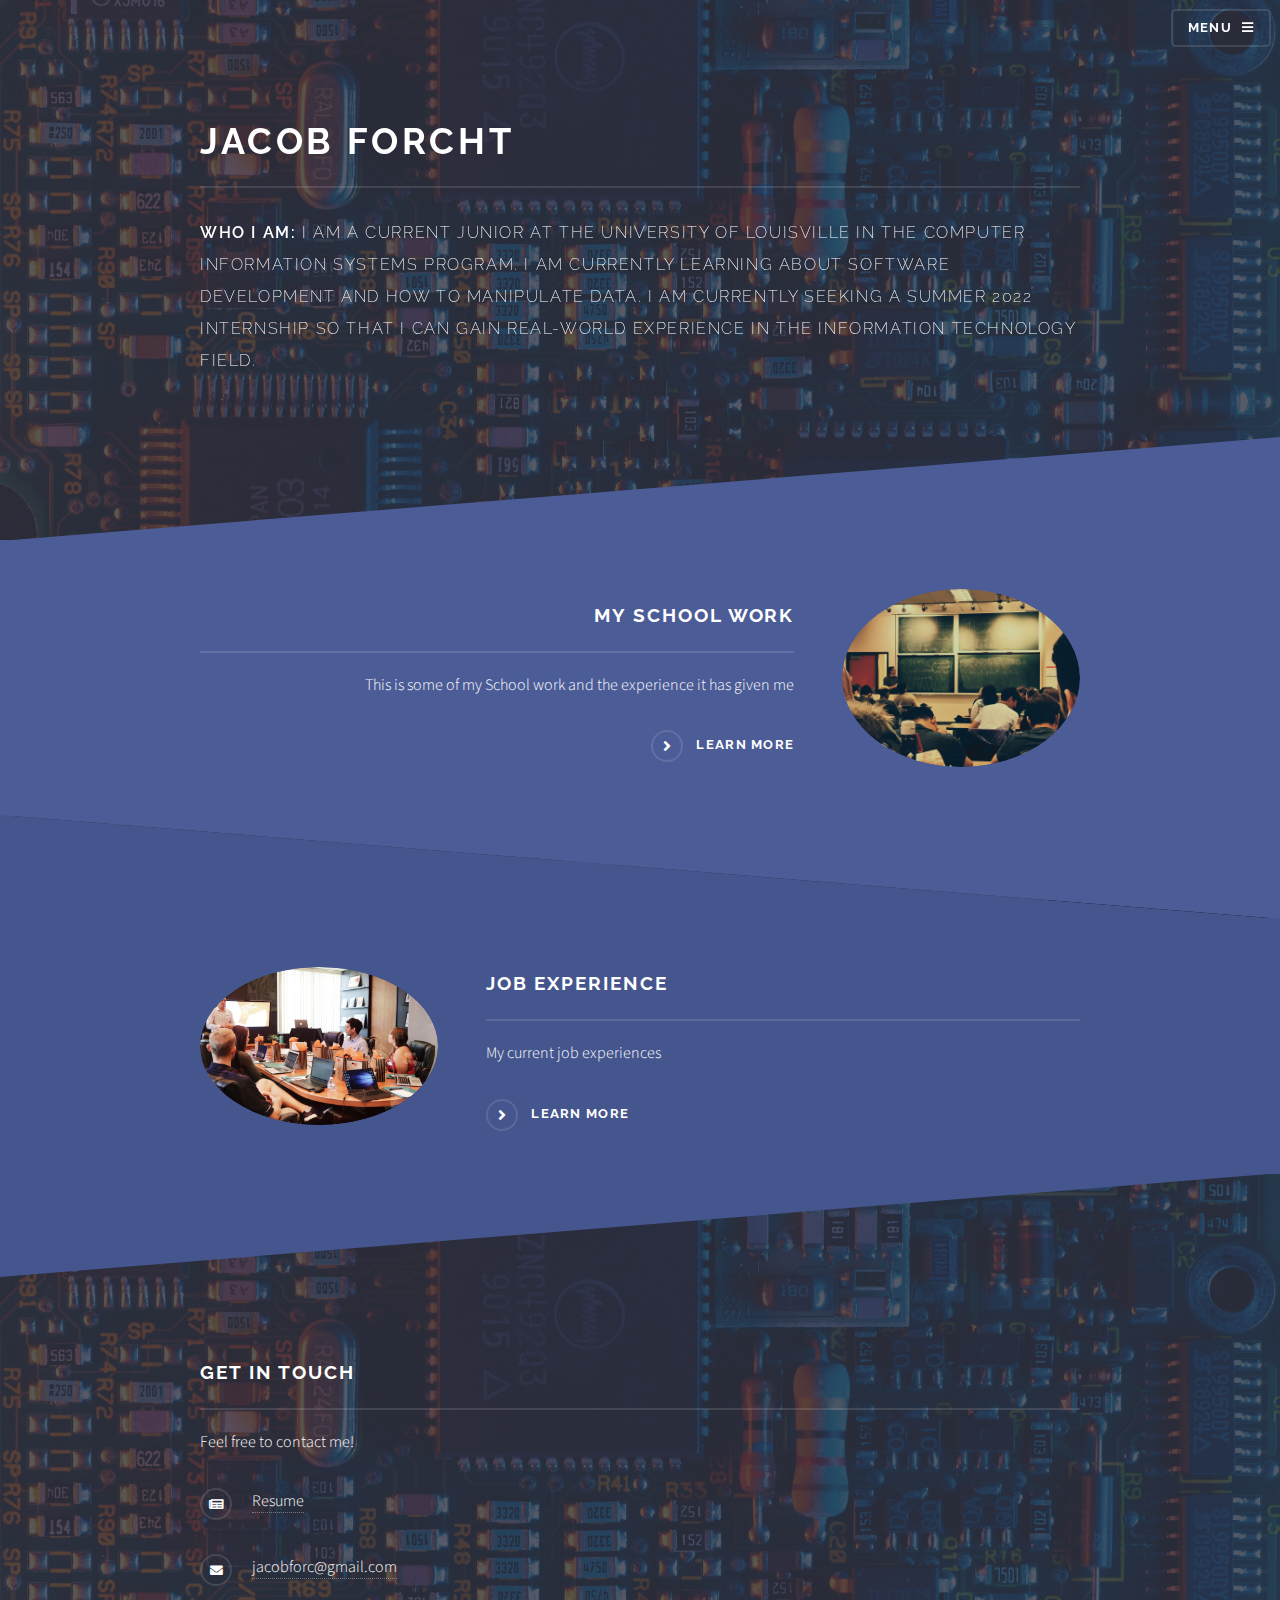
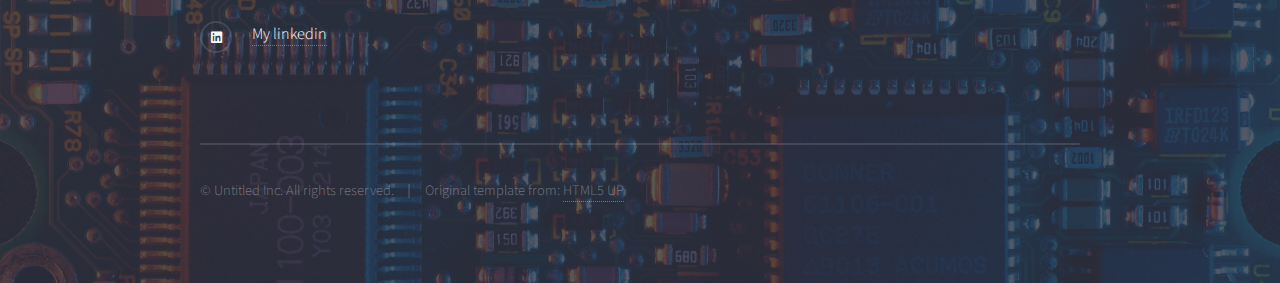
<file: index.html>
<!DOCTYPE HTML>
<!--
	Solid State by HTML5 UP
	html5up.net | @ajlkn
	Free for personal and commercial use under the CCA 3.0 license (html5up.net/license)
-->
<html>
	<head>
		<title>Jacob Forcht Portfolio</title>
		<meta charset="utf-8" />
		<meta name="viewport" content="width=device-width, initial-scale=1, user-scalable=no" />
		<link rel="stylesheet" href="assets/css/main.css" />
		<noscript><link rel="stylesheet" href="assets/css/noscript.css" /></noscript>
	</head>
	<body class="is-preload">

		<!-- Page Wrapper -->
			<div id="page-wrapper">

				<!-- Header -->
					<header id="header" class="alt">
						<h1><a href="index.html">Jacob Forcht</a></h1>
						<nav>
							<a href="#menu">Menu</a>
						</nav>
					</header>

				<!-- Menu -->
					<nav id="menu">
						<div class="inner">
							<h2>Menu</h2>
							<ul class="links">
								<li><a href="index.html">Home</a></li>
								<li><a href="SchoolWork.html">School Experience</a></li>
								<li><a href="JobExo.html">Work Experience</a></li>
								<li><a href="assets/pdfs/resume.pdf">Resume</a></li>

							</ul>
							<a href="#" class="close">Close</a>
						</div>
					</nav>

				<!-- Banner -->
					<section id="banner">
						<div class="inner">							
							<h2>Jacob Forcht</h2>
							<p><b>Who I am:</b> I am a current junior at the University of Louisville in the computer information systems program. I am currently learning
							about software development and  how to manipulate data. 
							I am currently seeking a summer 2022 internship so that I can gain real-world experience in the information
							technology field.</p>
						</div>
					</section>

				<!-- Wrapper -->
					<section id="wrapper">

						<!-- One -->
							<section id="one" class="wrapper spotlight style1">
								<div class="inner">
									<a href="SchoolWork.html" class="image"><img src="images/schl.jpg" alt="" /></a>
									<div class="content">
										<h2 class="major">My School Work</h2>
										<p>This is some of my School work and the experience it has given me</p>
										<a href="SchoolWork.html" class="special">Learn more</a>
									</div>
								</div>
							</section>

						<!-- Two -->
							<section id="two" class="wrapper alt spotlight style2">
								<div class="inner">
									<a href="JobExo.html" class="image"><img src="images/job.jpg" alt="" /></a>
									<div class="content">
										<h2 class="major">Job Experience</h2>
										<p>My current job experiences</p>
										<a href="JobExo.html" class="special">Learn more</a>
									</div>
								</div>
							</section>

						<!-- Three -->
						

					

					</section>

				<!-- Footer -->
					<section id="footer">
						<div class="inner">
							<h2 class="major">Get in touch</h2>
							<p>Feel free to contact me!</p>
						
							<ul class="contact">
								<li class="icon solid fa-newspaper"><a href="assets/pdfs/resume.pdf">Resume</a></li>
								<li class="icon solid fa-envelope"><a href="mailto:jacobforc@gmail.com">jacobforc@gmail.com</a></li>
								<li class="icon brands fa-linkedin"><a href="https://www.linkedin.com/in/jacob-forcht-03749b1b8/">My linkedin</a></li>
							</ul>
							<ul class="copyright">
								<li>&copy; Untitled Inc. All rights reserved.</li><li>Original template from: <a href="http://html5up.net">HTML5 UP</a></li>
							</ul>
						</div>
					</section>

			</div>

		<!-- Scripts -->
			<script src="assets/js/jquery.min.js"></script>
			<script src="assets/js/jquery.scrollex.min.js"></script>
			<script src="assets/js/browser.min.js"></script>
			<script src="assets/js/breakpoints.min.js"></script>
			<script src="assets/js/util.js"></script>
			<script src="assets/js/main.js"></script>

	</body>
</html>
</file>
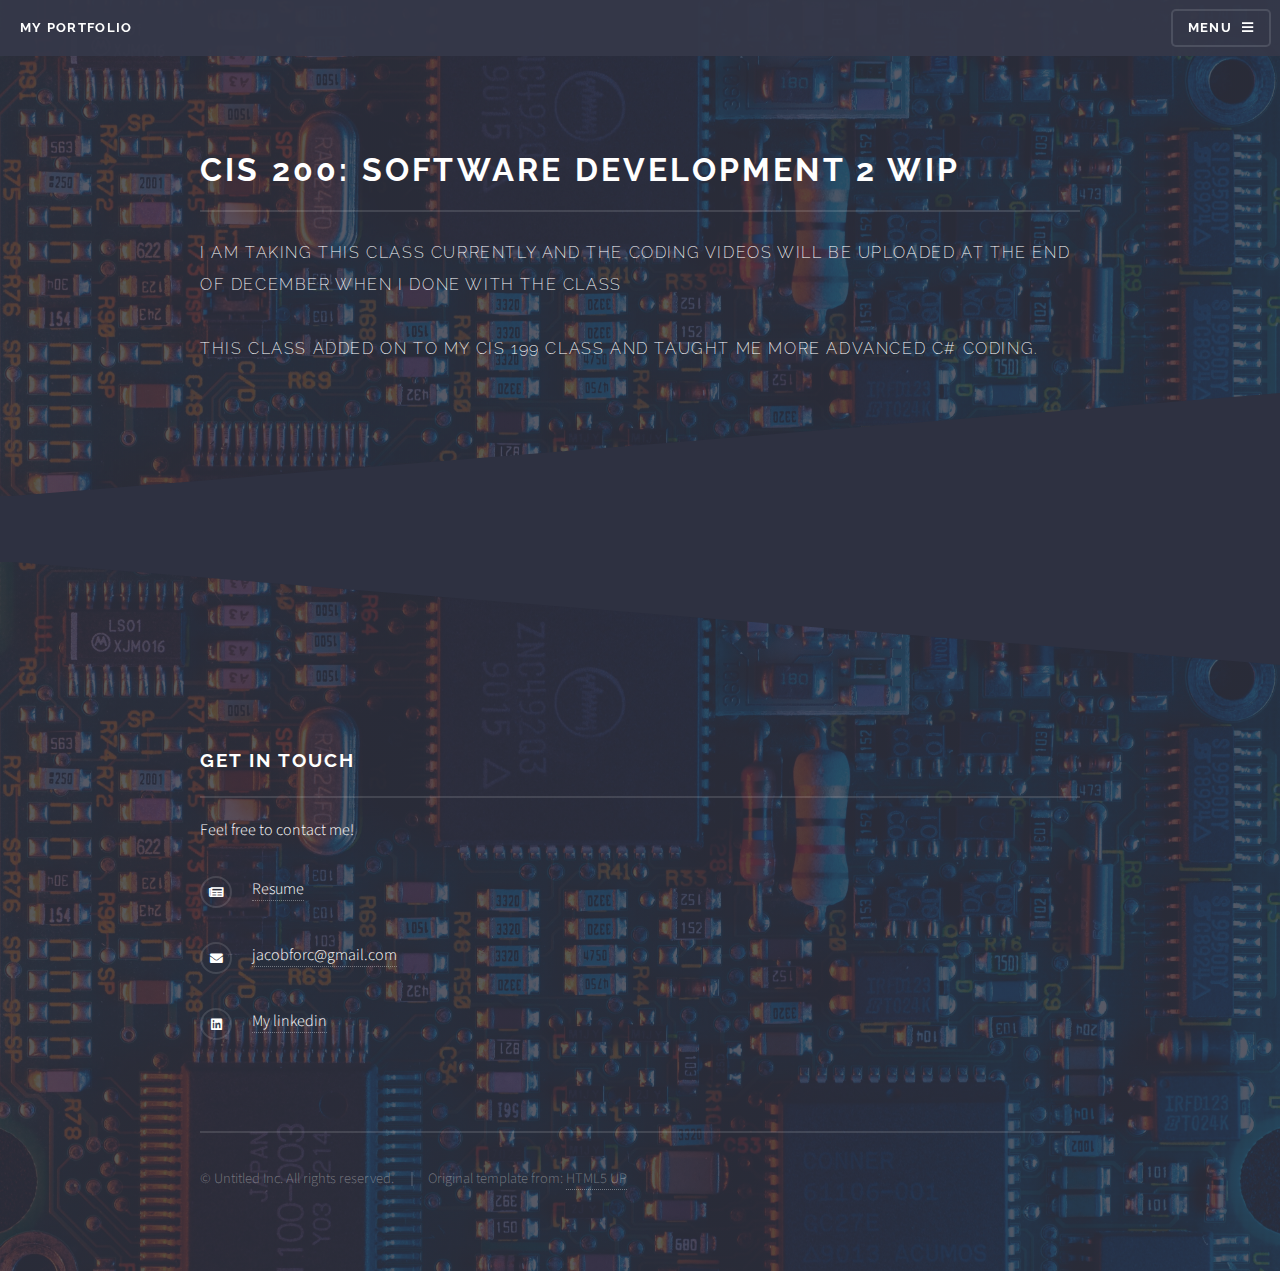
<file: CIS200.html>
<!DOCTYPE HTML>
<!--
	Solid State by HTML5 UP
	html5up.net | @ajlkn
	Free for personal and commercial use under the CCA 3.0 license (html5up.net/license)
-->
<html>
	<head>
		<title>Jacob Forcht Portfolio</title>
		<meta charset="utf-8" />
		<meta name="viewport" content="width=device-width, initial-scale=1, user-scalable=no" />
		<link rel="stylesheet" href="assets/css/main.css" />
		<noscript><link rel="stylesheet" href="assets/css/noscript.css" /></noscript>
	</head>
	<body class="is-preload">

		<!-- Page Wrapper -->
			<div id="page-wrapper">

				<!-- Header -->
					<header id="header">
						<h1><a href="index.html">My Portfolio</a></h1>
						<nav>
							<a href="#menu">Menu</a>
						</nav>
					</header>

				<!-- Menu -->
					<nav id="menu">
						<div class="inner">
							<h2>Menu</h2>
							<ul class="links">
								<li><a href="index.html">Home</a></li>
								<li><a href="SchoolWork.html">School Experience</a></li>
								<li><a href="JobExo.html">Work Experience</a></li>
								<li><a href="assets\pdfs\resume.pdf">Resume</a></li>

							</ul>
							<a href="#" class="close">Close</a>
						</div>
					</nav>

				<!-- Wrapper -->
					<section id="wrapper">
						<header>
							<div class="inner">
								<h2>CIS 200: Software Development 2 WIP</h2>
								<p>I am taking this class currently and the coding videos will be uploaded at the end of december when I done with the class</p>
								<p>This class Added on to my CIS 199 class and taught me more advanced c# coding.</p>
							</div>
						</header>

						<!-- Content -->
							<div class="wrapper">
								<div class="inner">
<!--
									<h3 class="major">Programs:</h3>
									<video width height   controls> 
										<source src="assets\pdfs\CIS199\progs.mp4" type="video/mp4">

										Your broswer does not support the video
									</video>
									<h3 class="major">Labs:</h3>
										<video width height   controls> 
											<source src="assets\pdfs\CIS199\Labs.mp4" type="video/mp4">

											Your broswer does not support the video
										</video>
									-->
									
										
										
								</div>
							</div>

				

				<!-- Footer -->
					<section id="footer">
						<div class="inner">
							<h2 class="major">Get in touch</h2>
							<p>Feel free to contact me!</p>

							<ul class="contact">
								<li class="icon solid fa-newspaper"><a href="assets\pdfs\resume.pdf">Resume</a></li>
								<li class="icon solid fa-envelope"><a href="mailto:jacobforc@gmail.com">jacobforc@gmail.com</a></li>
								<li class="icon brands fa-linkedin"><a href="https://www.linkedin.com/in/jacob-forcht-03749b1b8/">My linkedin</a></li>
							</ul>
							<ul class="copyright">
								<li>&copy; Untitled Inc. All rights reserved.</li>
								<li>Original template from: <a href="http://html5up.net">HTML5 UP</a></li>
							</ul>
						</div>
					</section>

			</div>

		<!-- Scripts -->
			<script src="assets/js/jquery.min.js"></script>
			<script src="assets/js/jquery.scrollex.min.js"></script>
			<script src="assets/js/browser.min.js"></script>
			<script src="assets/js/breakpoints.min.js"></script>
			<script src="assets/js/util.js"></script>
			<script src="assets/js/main.js"></script>

	</body>
</html>
</file>
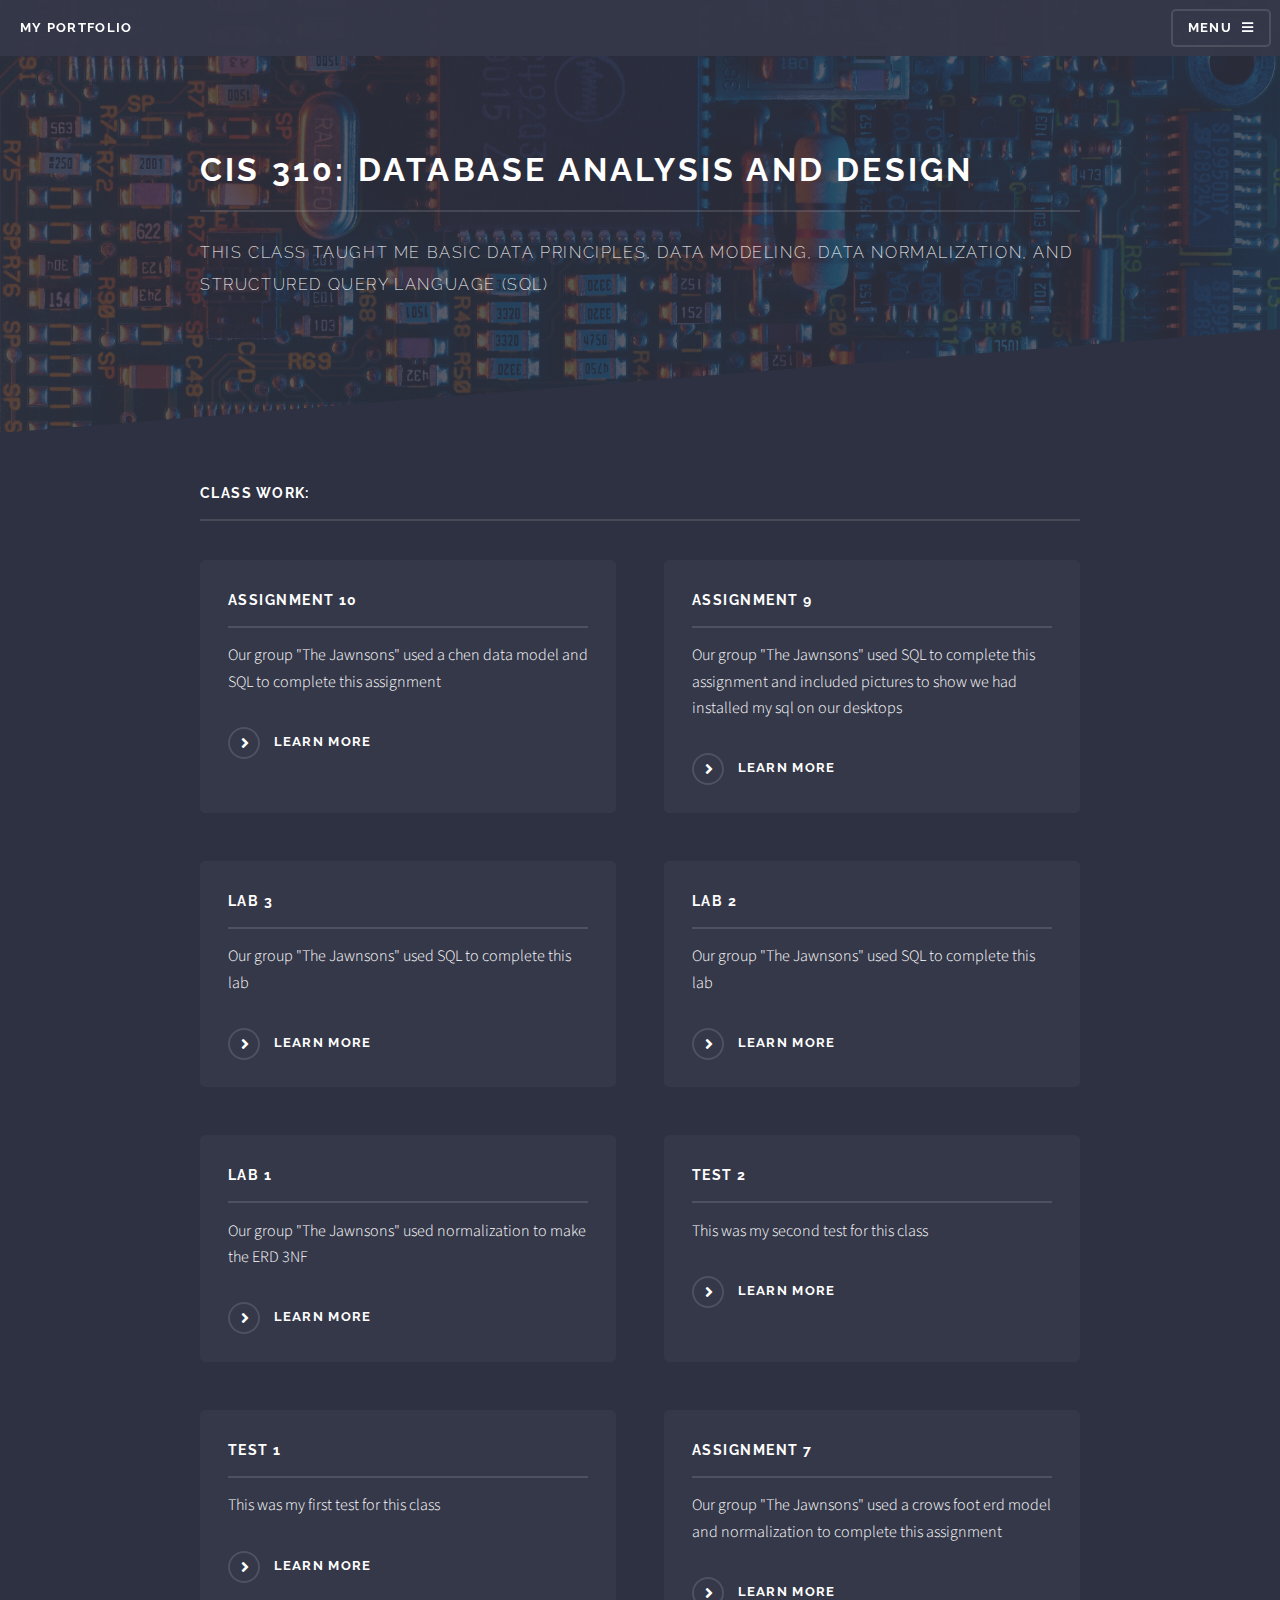
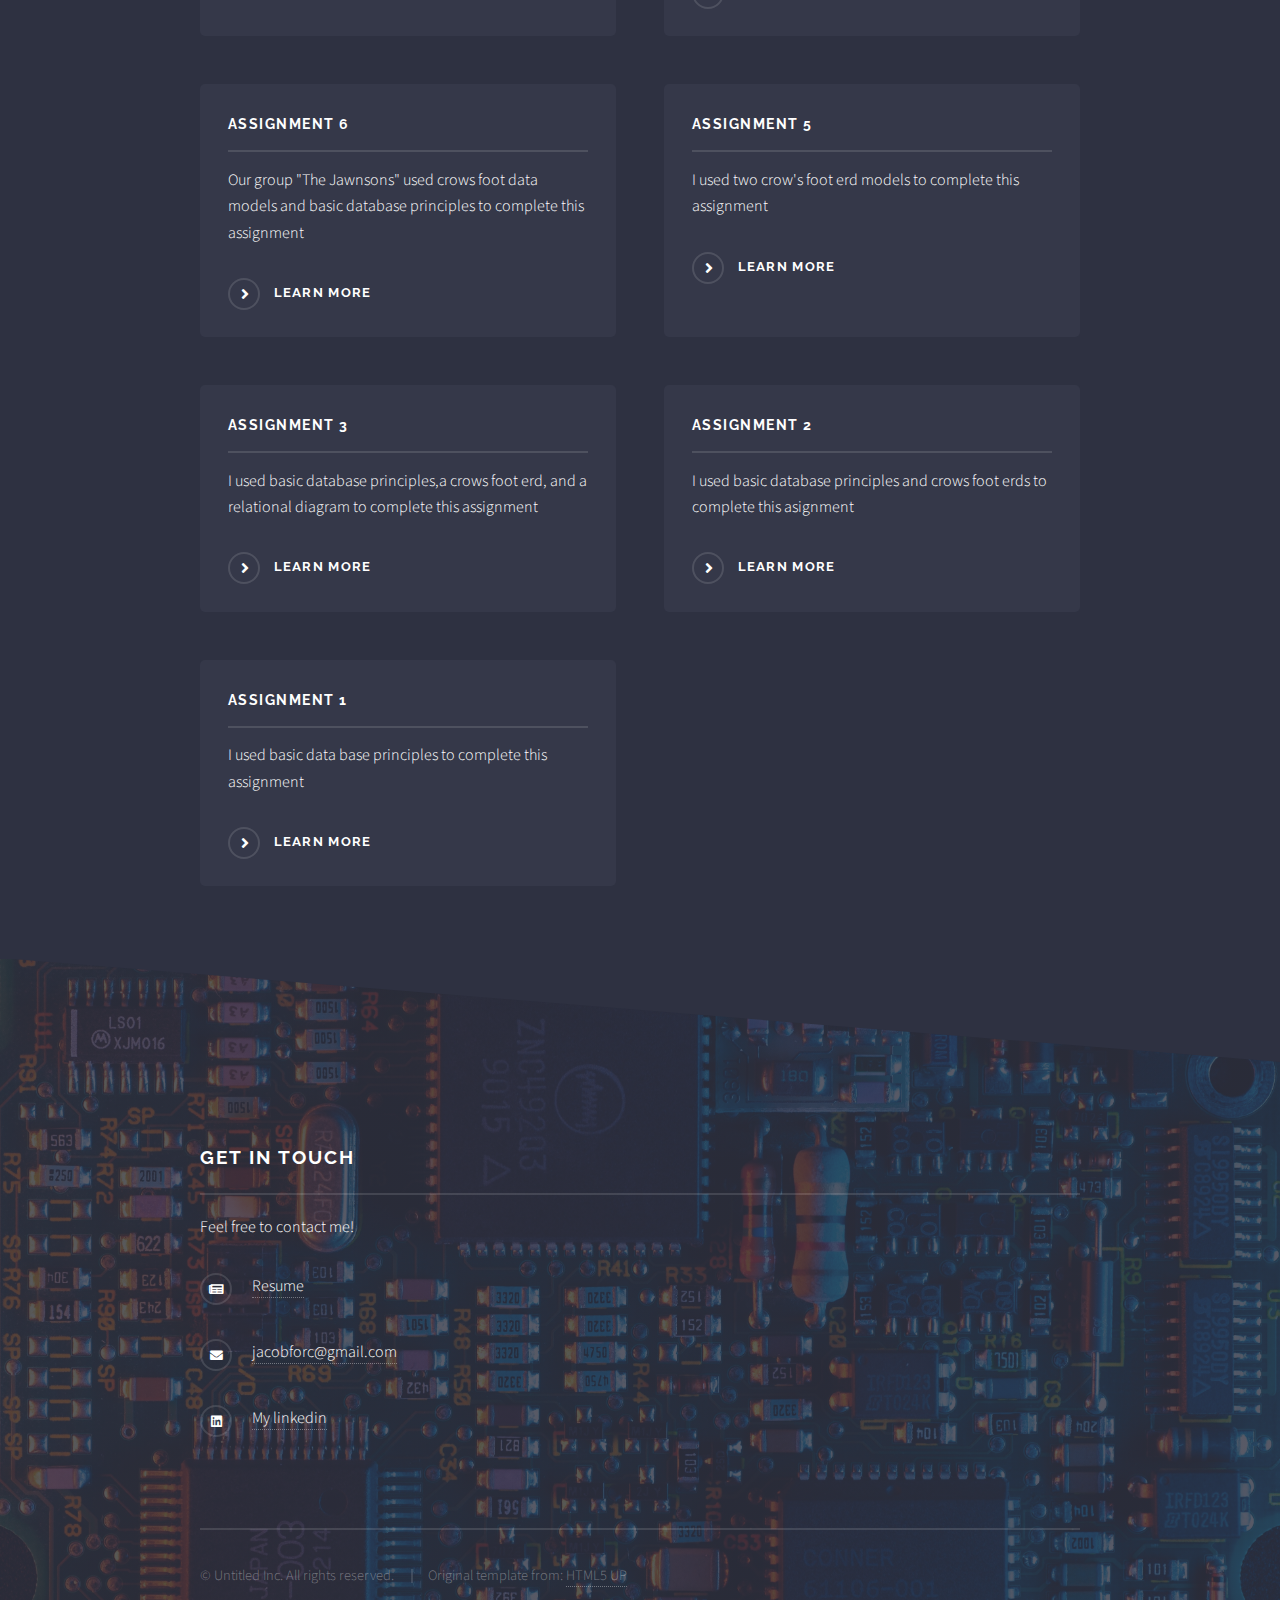
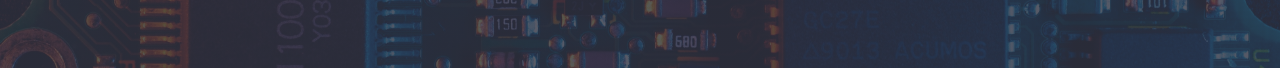
<file: CIS310.html>
<!DOCTYPE HTML>
<!--
	Solid State by HTML5 UP
	html5up.net | @ajlkn
	Free for personal and commercial use under the CCA 3.0 license (html5up.net/license)
-->
<html>
	<head>
		<title>Jacob Forcht Portfolio</title>
		<meta charset="utf-8" />
		<meta name="viewport" content="width=device-width, initial-scale=1, user-scalable=no" />
		<link rel="stylesheet" href="assets/css/main.css" />
		<noscript><link rel="stylesheet" href="assets/css/noscript.css" /></noscript>
	</head>
	<body class="is-preload">

		<!-- Page Wrapper -->
			<div id="page-wrapper">

				<!-- Header -->
					<header id="header">
						<h1><a href="index.html">My Portfolio</a></h1>
						<nav>
							<a href="#menu">Menu</a>
						</nav>
					</header>

				<!-- Menu -->
					<nav id="menu">
						<div class="inner">
							<h2>Menu</h2>
							<ul class="links">
								<li><a href="index.html">Home</a></li>
								<li><a href="SchoolWork.html">School Experience</a></li>
								<li><a href="JobExo.html">Work Experience</a></li>
								<li><a href="assets\pdfs\resume.pdf">Resume</a></li>

							</ul>
							<a href="#" class="close">Close</a>
						</div>
					</nav>

				<!-- Wrapper -->
					<section id="wrapper">
						<header>
							<div class="inner">
								<h2>CIS 310: database analysis and design</h2>
								<p>This class taught me basic data principles, data modeling, data normalization, and Structured Query Language (SQL)</p>
							</div>
						</header>

						<!-- Content -->
							<div class="wrapper">
								<div class="inner">

									<h3 class="major">Class work:</h3>
									

									<section class="features">
										
										<article>
											
											<h3 class="major">Assignment 10</h3>
											<p>Our group "The Jawnsons" used a chen data model and SQL to complete this assignment</p>
											<a href="assets\pdfs\CIS310\310A10.pdf" class="special">Learn more</a>
										</article>
										<article>
											
											<h3 class="major">Assignment 9</h3>
											<p>Our group "The Jawnsons" used SQL to complete this assignment and included pictures to show we had installed my sql on our desktops</p>
											<a href="assets\pdfs\CIS310\310A9.pdf" class="special">Learn more</a>
										</article>
										<article>
											
											<h3 class="major">Lab 3</h3>
											<p>Our group "The Jawnsons" used SQL to complete this lab</p>
											<a href="assets\pdfs\CIS310\310L3.pdf" class="special">Learn more</a>
										</article>
										<article>
											
											<h3 class="major">Lab 2</h3>
											<p>Our group "The Jawnsons" used SQL to complete this lab</p>
											<a href="assets\pdfs\CIS310\310L2.pdf" class="special">Learn more</a>
										</article>
										<article>
											
											<h3 class="major">Lab 1</h3>
											<p>Our group "The Jawnsons" used normalization to make the ERD 3NF</p>
											<a href="assets\pdfs\CIS310\310L1.pdf" class="special">Learn more</a>
										</article>
										<article>
											
											<h3 class="major">Test 2</h3>
											<p>This was my second test for this class</p>
											<a href="assets\pdfs\CIS310\310T2.pdf" class="special">Learn more</a>
										</article>
										<article>
											
											<h3 class="major">Test 1</h3>
											<p>This was my first test for this class</p>
											<a href="assets\pdfs\CIS310\310T1.pdf" class="special">Learn more</a>
										</article>
										<article>
											
											<h3 class="major">Assignment 7</h3>
											<p>Our group "The Jawnsons" used a crows foot erd model and normalization to complete this assignment</p>
											<a href="assets\pdfs\CIS310\310A7.pdf" class="special">Learn more</a>
										</article>
										<article>
											
											<h3 class="major">Assignment 6</h3>
											<p>Our group "The Jawnsons" used crows foot data models and basic database principles to complete this assignment</p>
											<a href="assets\pdfs\CIS310\310A6.pdf" class="special">Learn more</a>
										</article>
										<article>
											
											<h3 class="major">Assignment 5</h3>
											<p>I used two crow's foot erd models to complete this assignment</p>
											<a href="assets\pdfs\CIS310\310A5.pdf" class="special">Learn more</a>
										</article>
										<article>
											
											<h3 class="major">Assignment 3</h3>
											<p>I used basic database principles,a crows foot erd, and a relational diagram to complete this assignment</p>
											<a href="assets\pdfs\CIS310\310A3.pdf" class="special">Learn more</a>
										</article>
										<article>
											
											<h3 class="major">Assignment 2</h3>
											<p>I used basic database principles and crows foot erds to complete this asignment</p>
											<a href="assets\pdfs\CIS310\310A2.pdf" class="special">Learn more</a>
										</article>
										<article>
											
											<h3 class="major">Assignment 1</h3>
											<p>I used basic data base principles to complete this assignment</p>
											<a href="assets\pdfs\CIS310\310A1.pdf" class="special">Learn more</a>
										</article>

								</div>
							</div>

					</section>

				<!-- Footer -->
					<section id="footer">
						<div class="inner">
							<h2 class="major">Get in touch</h2>
							<p>Feel free to contact me!</p>

							<ul class="contact">
								<li class="icon solid fa-newspaper"><a href="assets\pdfs\resume.pdf">Resume</a></li>
								<li class="icon solid fa-envelope"><a href="mailto:jacobforc@gmail.com">jacobforc@gmail.com</a></li>
								<li class="icon brands fa-linkedin"><a href="https://www.linkedin.com/in/jacob-forcht-03749b1b8/">My linkedin</a></li>
							</ul>
							<ul class="copyright">
								<li>&copy; Untitled Inc. All rights reserved.</li>
								<li>Original template from: <a href="http://html5up.net">HTML5 UP</a></li>
							</ul>
						</div>
					</section>

			</div>

		<!-- Scripts -->
			<script src="assets/js/jquery.min.js"></script>
			<script src="assets/js/jquery.scrollex.min.js"></script>
			<script src="assets/js/browser.min.js"></script>
			<script src="assets/js/breakpoints.min.js"></script>
			<script src="assets/js/util.js"></script>
			<script src="assets/js/main.js"></script>

	</body>
</html>
</file>
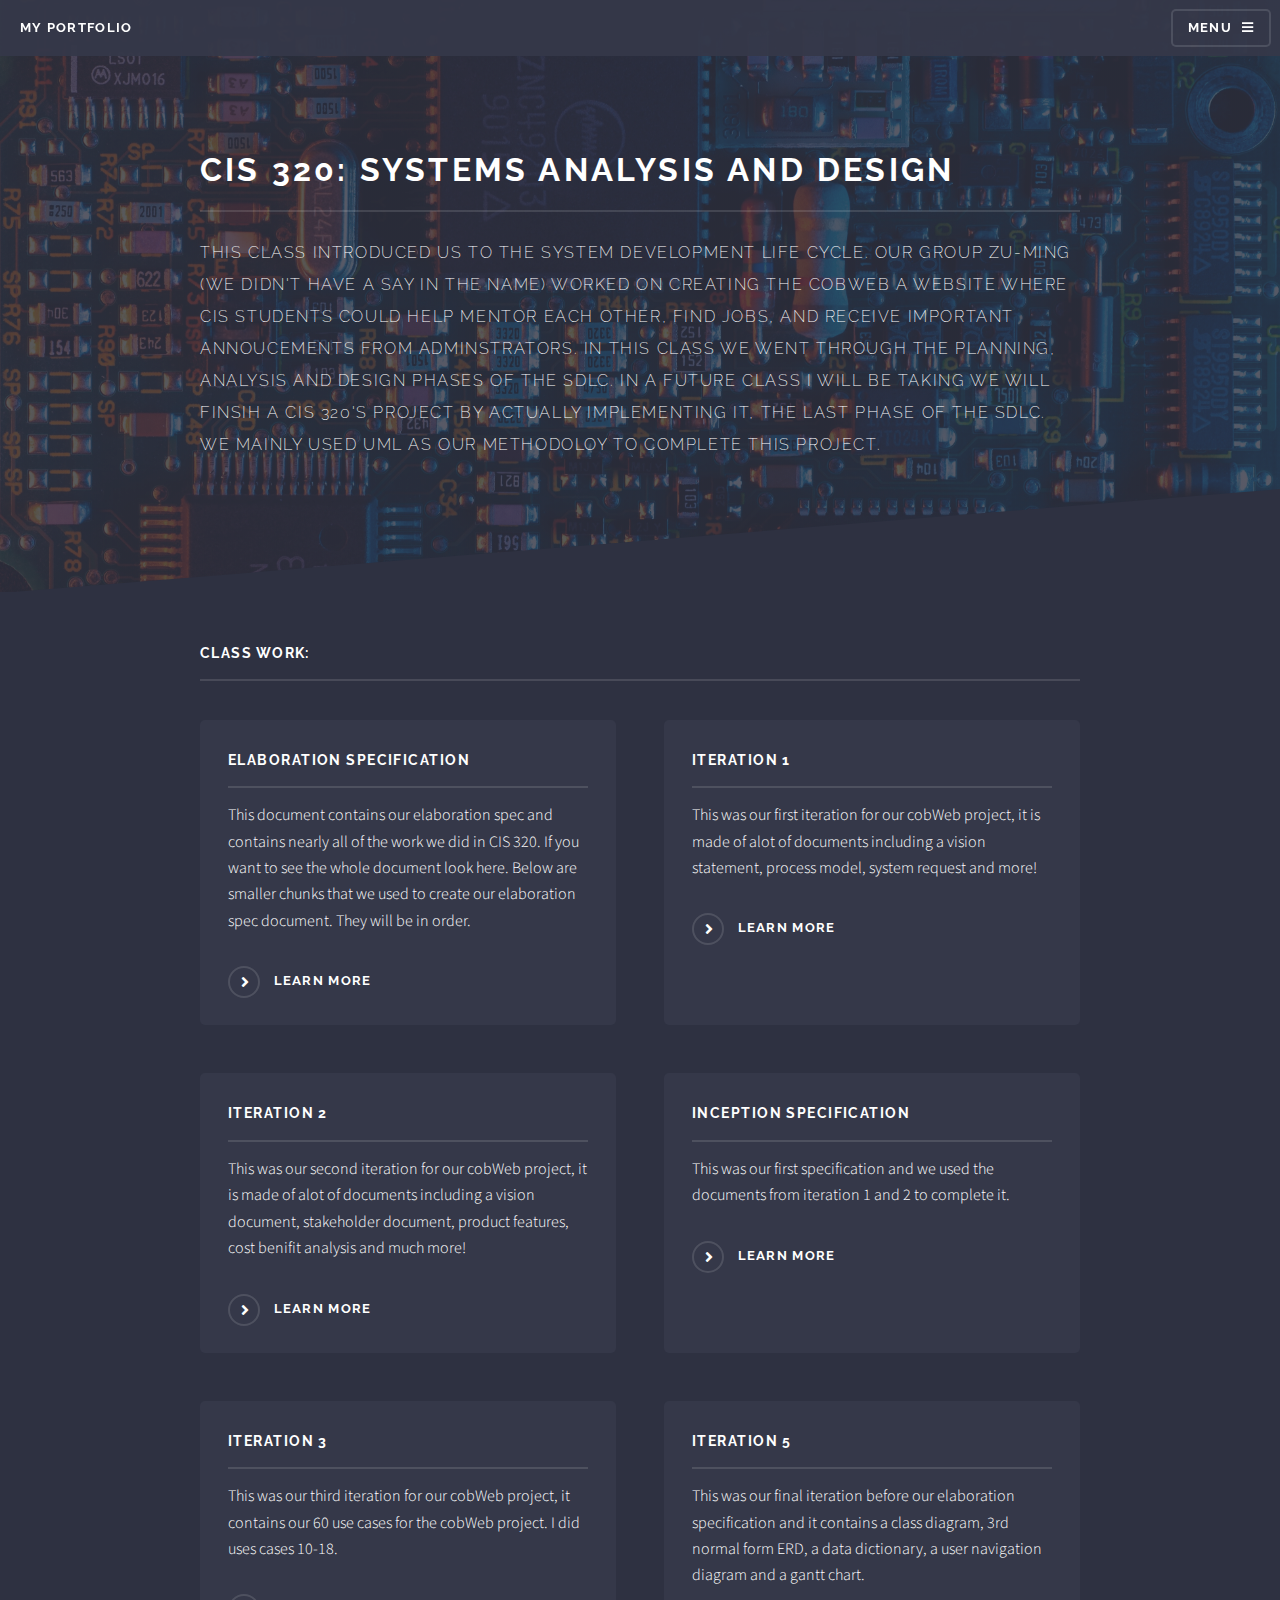
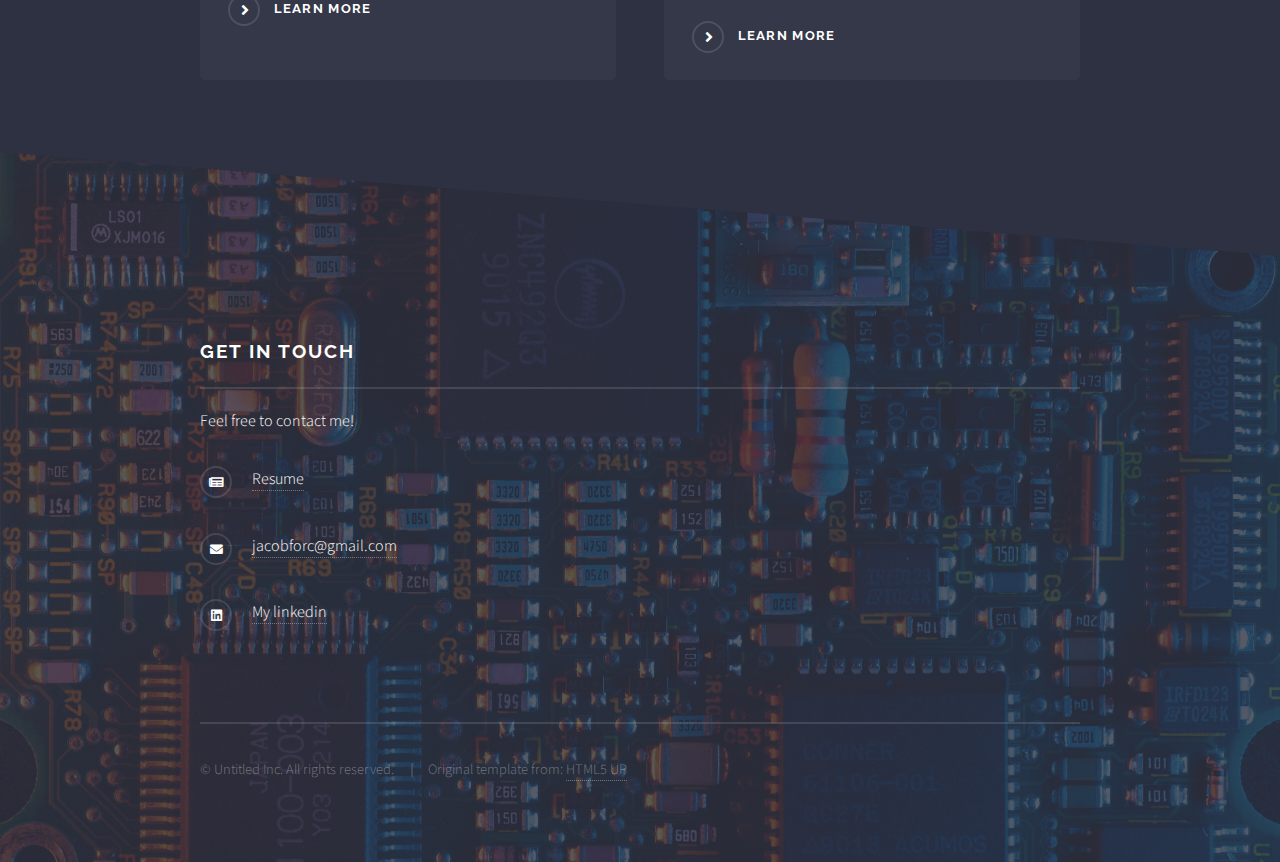
<file: CIS320.html>
<!DOCTYPE HTML>
<!--
	Solid State by HTML5 UP
	html5up.net | @ajlkn
	Free for personal and commercial use under the CCA 3.0 license (html5up.net/license)
-->
<html>
	<head>
		<title>Jacob Forcht Portfolio</title>
		<meta charset="utf-8" />
		<meta name="viewport" content="width=device-width, initial-scale=1, user-scalable=no" />
		<link rel="stylesheet" href="assets/css/main.css" />
		<noscript><link rel="stylesheet" href="assets/css/noscript.css" /></noscript>
	</head>
	<body class="is-preload">

		<!-- Page Wrapper -->
			<div id="page-wrapper">

				<!-- Header -->
					<header id="header">
						<h1><a href="index.html">My Portfolio</a></h1>
						<nav>
							<a href="#menu">Menu</a>
						</nav>
					</header>

				<!-- Menu -->
					<nav id="menu">
						<div class="inner">
							<h2>Menu</h2>
							<ul class="links">
								<li><a href="index.html">Home</a></li>
								<li><a href="SchoolWork.html">School Experience</a></li>
								<li><a href="JobExo.html">Work Experience</a></li>
								<li><a href="assets\pdfs\resume.pdf">Resume</a></li>

							</ul>
							<a href="#" class="close">Close</a>
						</div>
					</nav>

				<!-- Wrapper -->
					<section id="wrapper">
						<header>
							<div class="inner">
								<h2>CIS 320: Systems Analysis and Design</h2>
								<p>
This class introduced us to the system development life cycle. Our group Zu-ming (we didn't have a say in the name) worked on creating the cobWeb a website where CIS students could
help mentor each other, find jobs, and receive important annoucements from adminstrators. In this class we went through the planning, analysis and design phases of the SDLC. In a future class I will be taking we will finsih a CIS 320's project by actually
implementing it, the last phase of the SDLC. We mainly used UML as our methodoloy to complete this project. 
							
								</p>
							</div>
						</header>

						<!-- Content -->
							<div class="wrapper">
								<div class="inner">

									<h3 class="major">Class work:</h3>
									

									<section class="features">
										
										<article>
											<h3 class="major">Elaboration Specification</h3>
											<p>This document contains our elaboration spec and contains nearly all of the work we did in CIS 320. If you want to see the whole document
												look here. Below are smaller chunks that we used to create our elaboration spec document. They will be in order.
											</p>
											<a href="assets\pdfs\CIS320\ElabSpec.pdf" class="special">Learn more</a>
										</article>
										<article>
											<h3 class="major">Iteration 1</h3>
											<p> This was our first iteration for our cobWeb project, it is made of alot of documents including a vision statement, process model, system request and more!
											</p>
											<a href="assets\pdfs\CIS320\It1.pdf" class="special">Learn more</a>
										</article>
										<article>
											<h3 class="major">Iteration 2</h3>
											<p> This was our second iteration for our cobWeb project, it is made of alot of documents including a vision document, stakeholder document, product features, cost benifit analysis and much more!
											</p>
											<a href="assets\pdfs\CIS320\It2.pdf" class="special">Learn more</a>
										</article>
										<article>
											<h3 class="major">Inception Specification</h3>
											<p> This was our first specification and we used the documents from iteration 1 and 2 to complete it.
											</p>
											<a href="assets\pdfs\CIS320\Incep.pdf" class="special">Learn more</a>
										</article>
										<article>
											<h3 class="major">Iteration 3</h3>
											<p> This was our third iteration for our cobWeb project, it contains our 60 use cases for the cobWeb project. I did uses cases 10-18.
											</p>
											<a href="assets\pdfs\CIS320\It3.pdf" class="special">Learn more</a>
										</article>
										<article>
											<h3 class="major">Iteration 5</h3>
											<p> This was our final iteration before our elaboration specification and it contains a class diagram, 3rd normal form ERD, a data dictionary, a user navigation diagram
												and a gantt chart. 
											</p>
											<a href="assets\pdfs\CIS320\It5.pdf" class="special">Learn more</a>
										</article>
								</div>
							</div>

					</section>

				<!-- Footer -->
					<section id="footer">
						<div class="inner">
							<h2 class="major">Get in touch</h2>
							<p>Feel free to contact me!</p>

							<ul class="contact">
								<li class="icon solid fa-newspaper"><a href="assets\pdfs\resume.pdf">Resume</a></li>
								<li class="icon solid fa-envelope"><a href="mailto:jacobforc@gmail.com">jacobforc@gmail.com</a></li>
								<li class="icon brands fa-linkedin"><a href="https://www.linkedin.com/in/jacob-forcht-03749b1b8/">My linkedin</a></li>
							</ul>
							<ul class="copyright">
								<li>&copy; Untitled Inc. All rights reserved.</li>
								<li>Original template from: <a href="http://html5up.net">HTML5 UP</a></li>
							</ul>
						</div>
					</section>

			</div>

		<!-- Scripts -->
			<script src="assets/js/jquery.min.js"></script>
			<script src="assets/js/jquery.scrollex.min.js"></script>
			<script src="assets/js/browser.min.js"></script>
			<script src="assets/js/breakpoints.min.js"></script>
			<script src="assets/js/util.js"></script>
			<script src="assets/js/main.js"></script>

	</body>
</html>
</file>
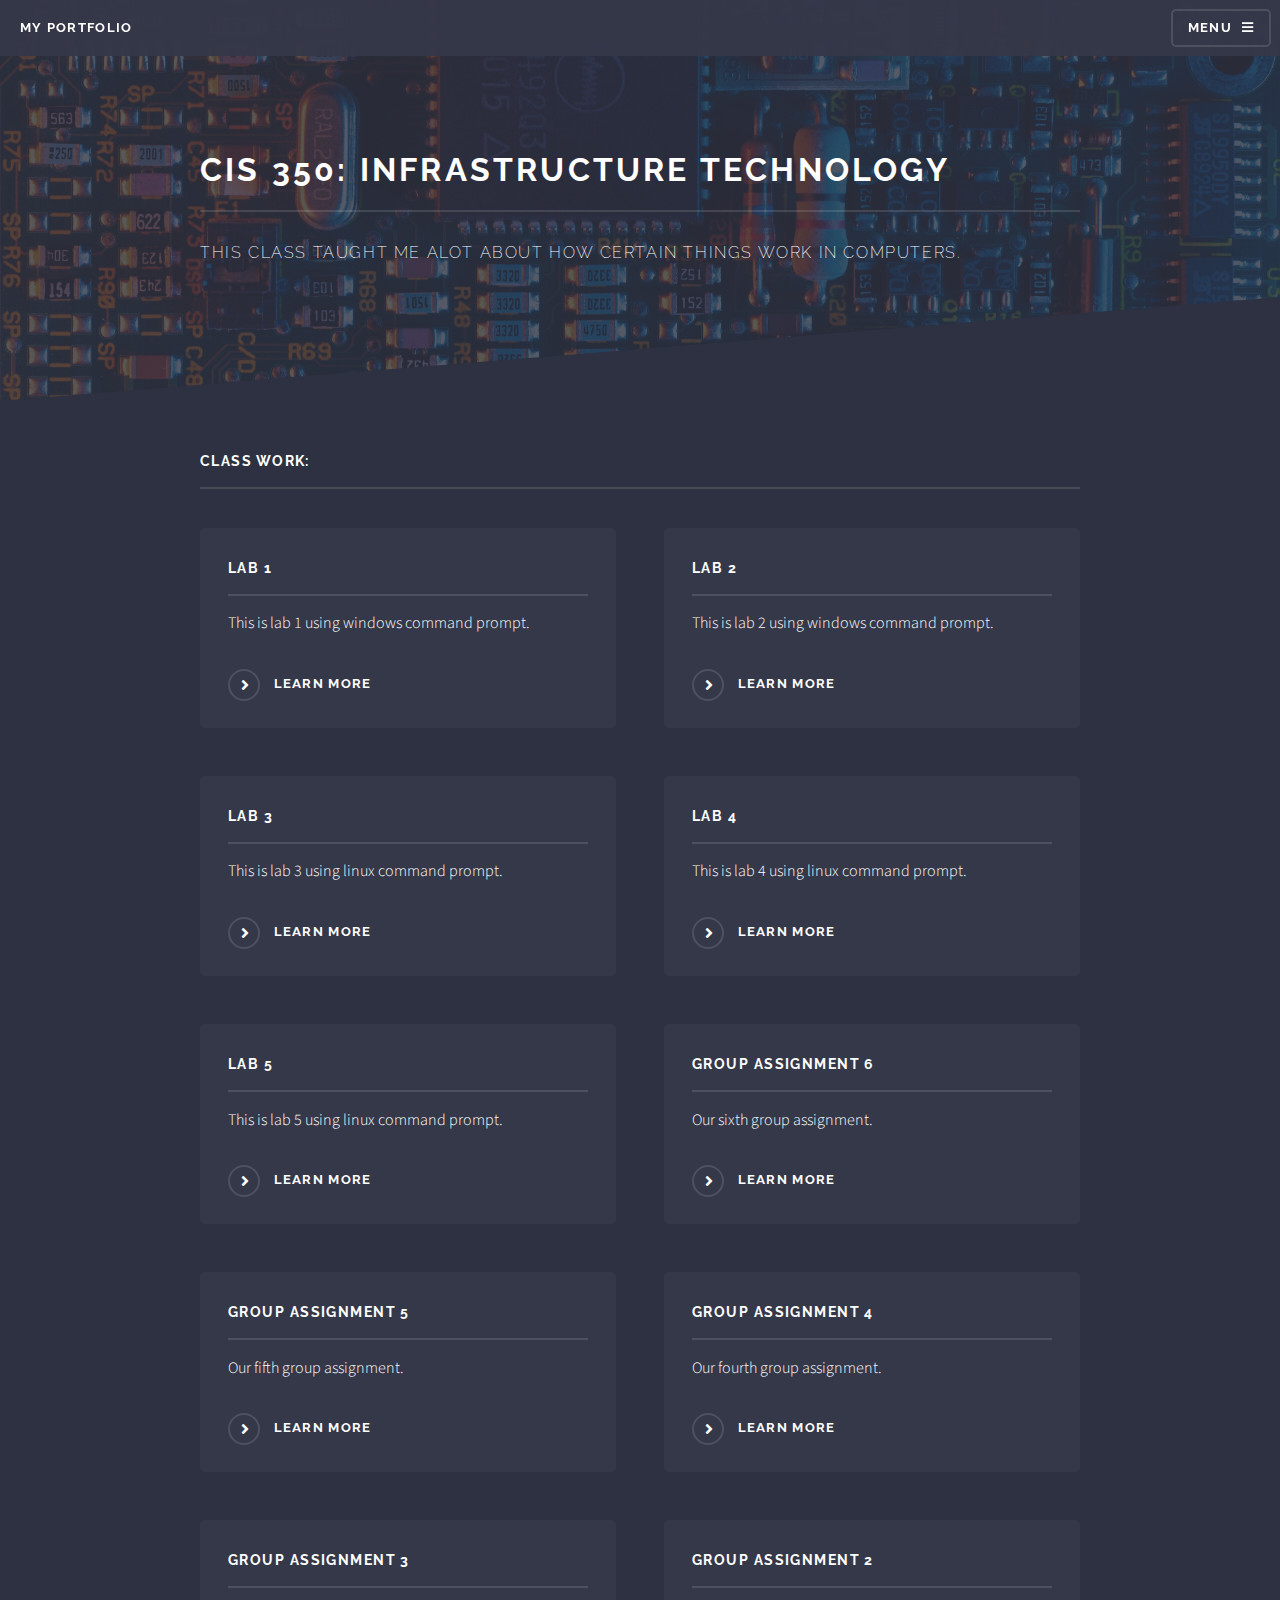
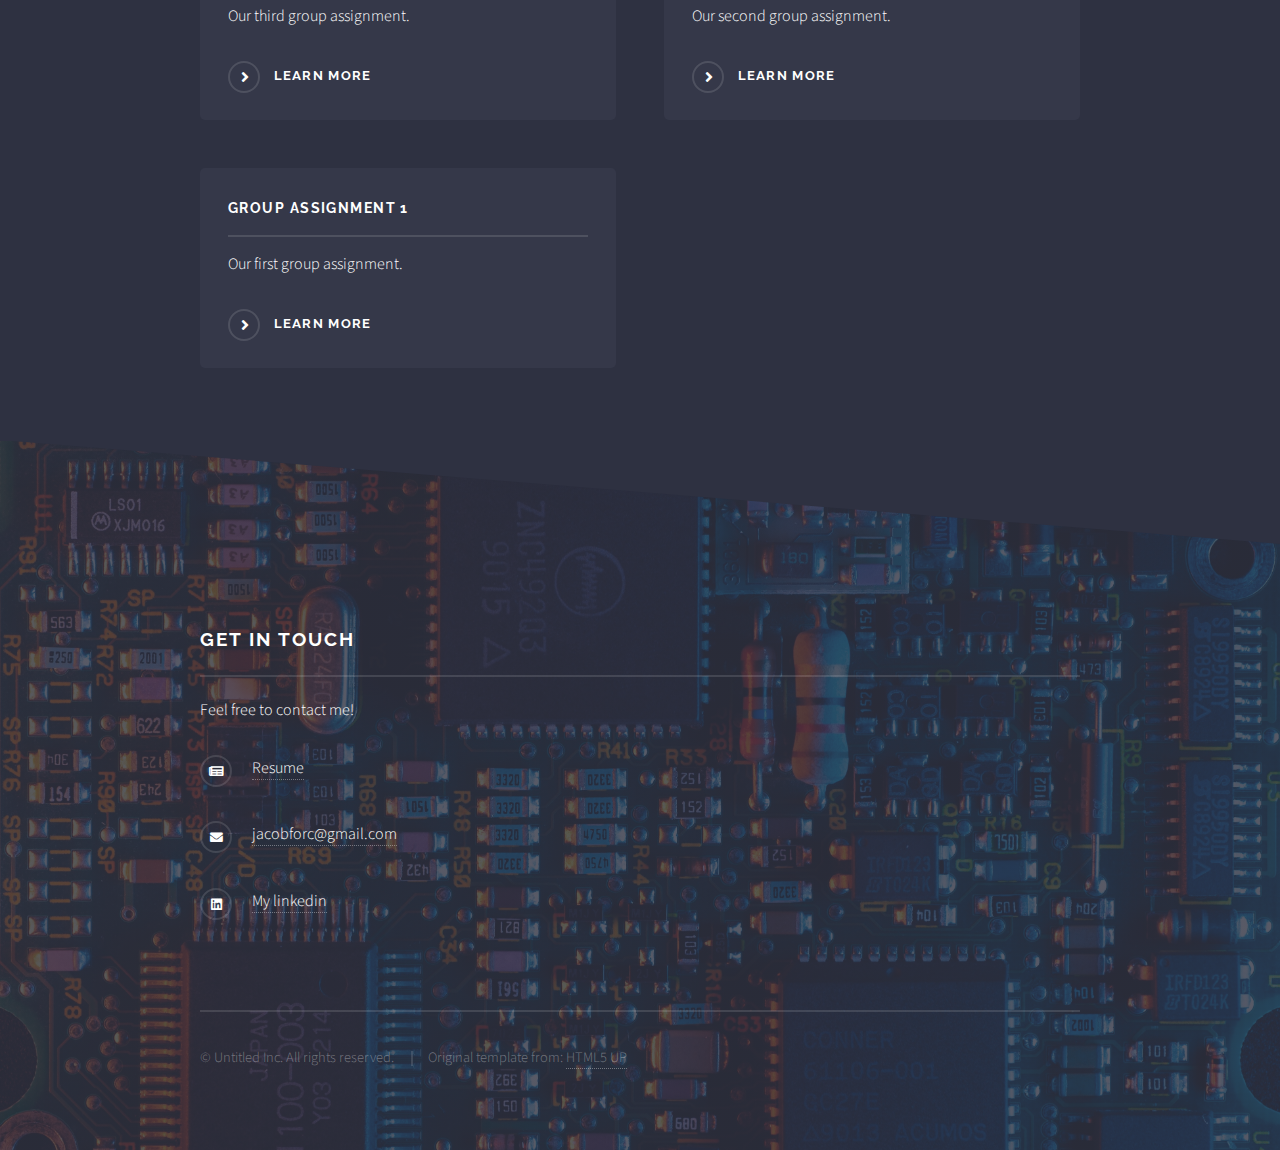
<file: CIS350.html>
<!DOCTYPE HTML>
<!--
	Solid State by HTML5 UP
	html5up.net | @ajlkn
	Free for personal and commercial use under the CCA 3.0 license (html5up.net/license)
-->
<html>
	<head>
		<title>Jacob Forcht Portfolio</title>
		<meta charset="utf-8" />
		<meta name="viewport" content="width=device-width, initial-scale=1, user-scalable=no" />
		<link rel="stylesheet" href="assets/css/main.css" />
		<noscript><link rel="stylesheet" href="assets/css/noscript.css" /></noscript>
	</head>
	<body class="is-preload">

		<!-- Page Wrapper -->
			<div id="page-wrapper">

				<!-- Header -->
					<header id="header">
						<h1><a href="index.html">My Portfolio</a></h1>
						<nav>
							<a href="#menu">Menu</a>
						</nav>
					</header>

				<!-- Menu -->
					<nav id="menu">
						<div class="inner">
							<h2>Menu</h2>
							<ul class="links">
								<li><a href="index.html">Home</a></li>
								<li><a href="SchoolWork.html">School Experience</a></li>
								<li><a href="JobExo.html">Work Experience</a></li>
								<li><a href="assets\pdfs\resume.pdf">Resume</a></li>

							</ul>
							<a href="#" class="close">Close</a>
						</div>
					</nav>

				<!-- Wrapper -->
					<section id="wrapper">
						<header>
							<div class="inner">
								<h2>CIS 350: Infrastructure Technology</h2>
								<p>This class taught me alot about how certain things work in computers.</p>
							</div>
						</header>

						<!-- Content -->
							<div class="wrapper">
								<div class="inner">

									<h3 class="major">Class work:</h3>
									

									<section class="features">
										
										<article>											
											<h3 class="major">Lab 1</h3>
											<p>This is lab 1 using windows command prompt.</p>
											<a href="assets\pdfs\CIS350\L1.pdf" class="special">Learn more</a>
										</article>
										<article>											
											<h3 class="major">Lab 2</h3>
											<p>This is lab 2 using windows command prompt.</p>
											<a href="assets\pdfs\CIS350\L2.pdf" class="special">Learn more</a>
										</article>
										<article>											
											<h3 class="major">Lab 3</h3>
											<p>This is lab 3 using linux command prompt.</p>
											<a href="assets\pdfs\CIS350\L3.pdf" class="special">Learn more</a>
										</article>
										<article>											
											<h3 class="major">Lab 4</h3>
											<p>This is lab 4 using linux command prompt.</p>
											<a href="assets\pdfs\CIS350\L4.pdf" class="special">Learn more</a>
										</article>
										<article>											
											<h3 class="major">Lab 5</h3>
											<p>This is lab 5 using linux command prompt.</p>
											<a href="assets\pdfs\CIS350\L5.pdf" class="special">Learn more</a>
										</article>
										<article>											
											<h3 class="major">Group Assignment 6</h3>
											<p>Our sixth group assignment.</p>
											<a href="assets\pdfs\CIS350\GA6.pdf" class="special">Learn more</a>
										</article>
										<article>											
											<h3 class="major">Group Assignment 5</h3>
											<p>Our fifth group assignment.</p>
											<a href="assets\pdfs\CIS350\GA5.pdf" class="special">Learn more</a>
										</article>
										<article>											
											<h3 class="major">Group Assignment 4</h3>
											<p>Our fourth group assignment.</p>
											<a href="assets\pdfs\CIS350\GA4.pdf" class="special">Learn more</a>
										</article>
										<article>											
											<h3 class="major">Group Assignment 3</h3>
											<p>Our third group assignment.</p>
											<a href="assets\pdfs\CIS350\GA3.pdf" class="special">Learn more</a>
										</article>
										<article>											
											<h3 class="major">Group Assignment 2</h3>
											<p>Our second group assignment.</p>
											<a href="assets\pdfs\CIS350\GA2.pdf" class="special">Learn more</a>
										</article>
										<article>											
											<h3 class="major">Group Assignment 1</h3>
											<p>Our first group assignment.</p>
											<a href="assets\pdfs\CIS350\GA1.pdf" class="special">Learn more</a>
										</article>
								</div>
							</div>

					</section>

				<!-- Footer -->
					<section id="footer">
						<div class="inner">
							<h2 class="major">Get in touch</h2>
							<p>Feel free to contact me!</p>

							<ul class="contact">
								<li class="icon solid fa-newspaper"><a href="assets\pdfs\resume.pdf">Resume</a></li>
								<li class="icon solid fa-envelope"><a href="mailto:jacobforc@gmail.com">jacobforc@gmail.com</a></li>
								<li class="icon brands fa-linkedin"><a href="https://www.linkedin.com/in/jacob-forcht-03749b1b8/">My linkedin</a></li>
							</ul>
							<ul class="copyright">
								<li>&copy; Untitled Inc. All rights reserved.</li>
								<li>Original template from: <a href="http://html5up.net">HTML5 UP</a></li>
							</ul>
						</div>
					</section>

			</div>

		<!-- Scripts -->
			<script src="assets/js/jquery.min.js"></script>
			<script src="assets/js/jquery.scrollex.min.js"></script>
			<script src="assets/js/browser.min.js"></script>
			<script src="assets/js/breakpoints.min.js"></script>
			<script src="assets/js/util.js"></script>
			<script src="assets/js/main.js"></script>

	</body>
</html>
</file>
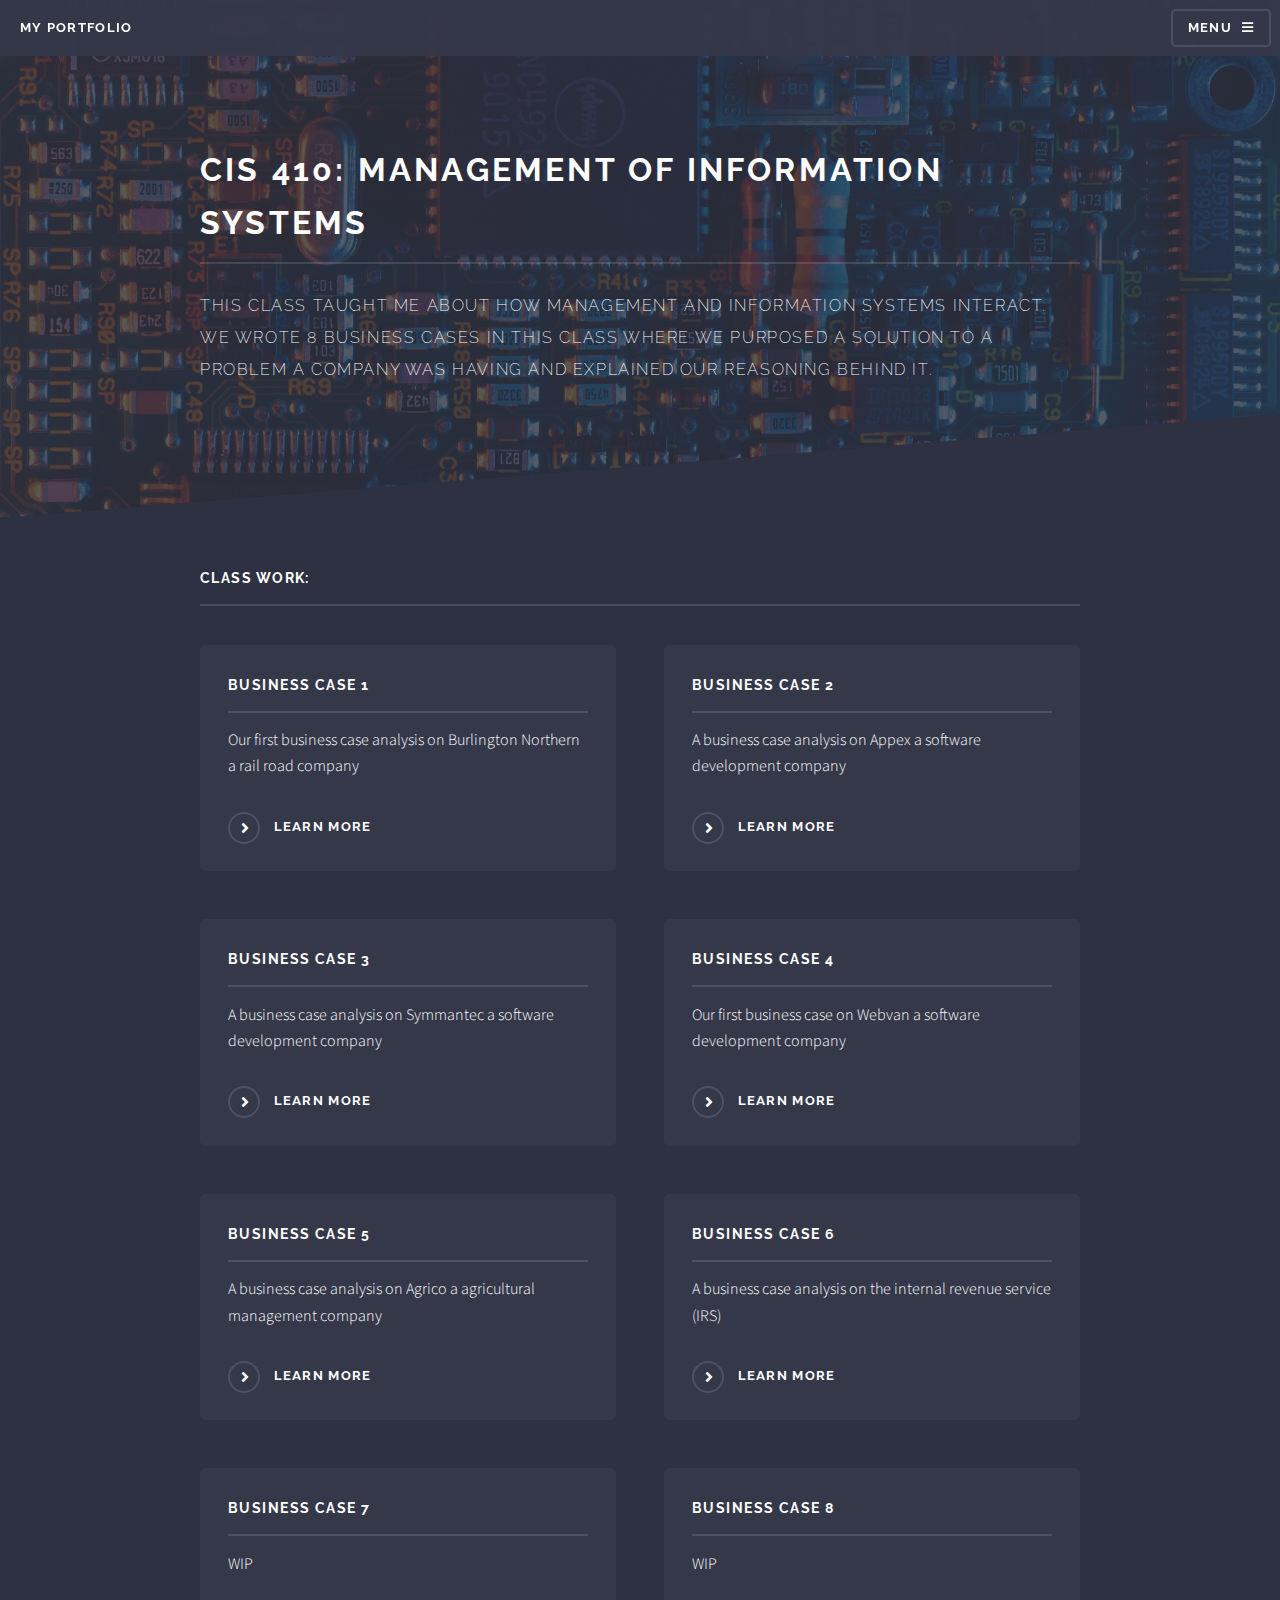
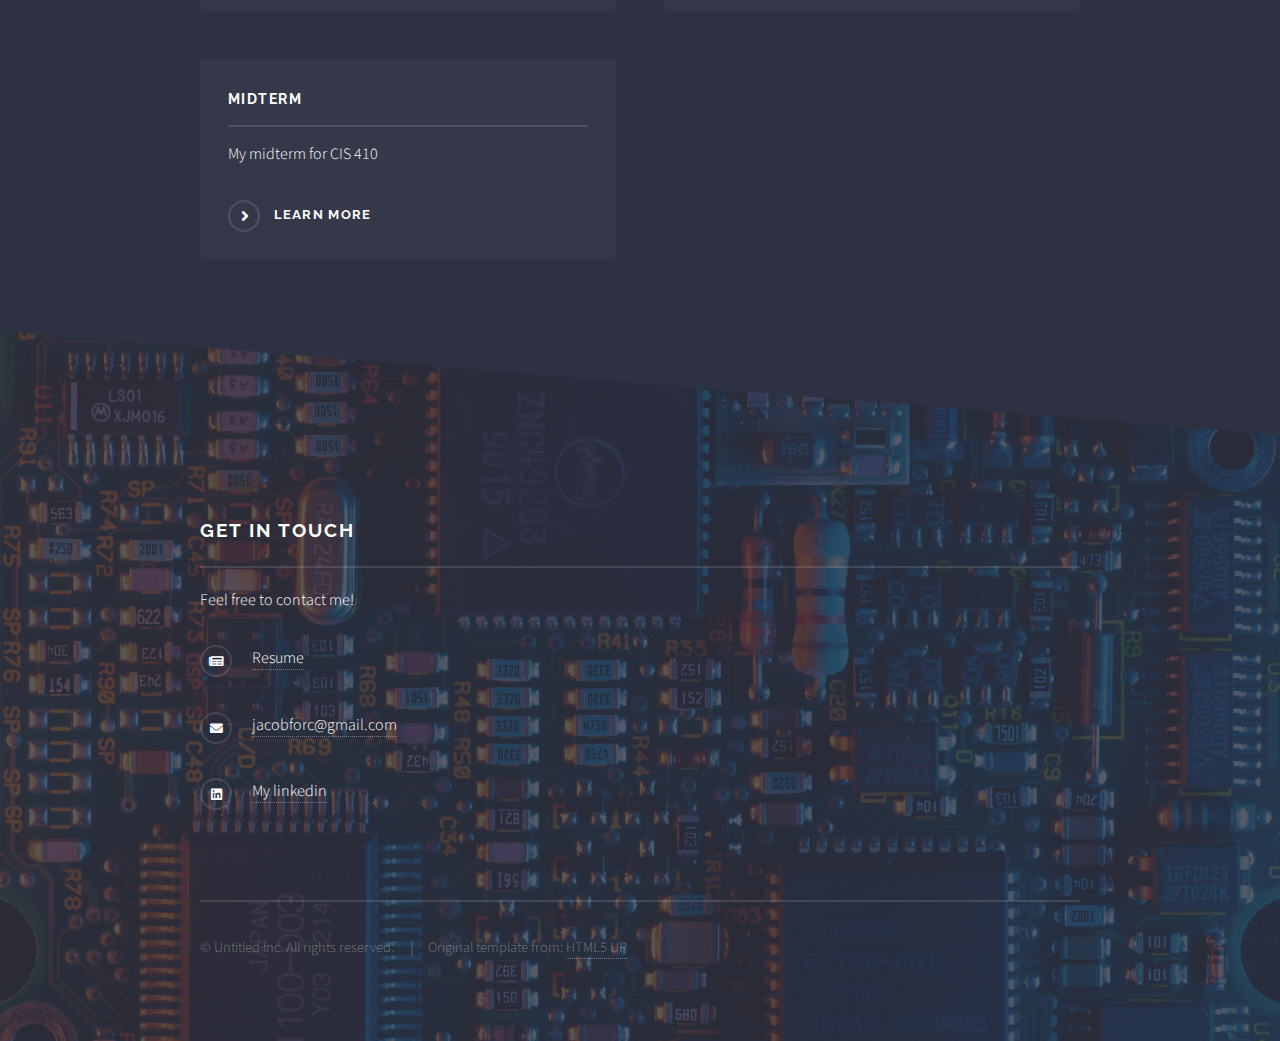
<file: CIS410.html>
<!DOCTYPE HTML>
<!--
	Solid State by HTML5 UP
	html5up.net | @ajlkn
	Free for personal and commercial use under the CCA 3.0 license (html5up.net/license)
-->
<html>
	<head>
		<title>Jacob Forcht Portfolio</title>
		<meta charset="utf-8" />
		<meta name="viewport" content="width=device-width, initial-scale=1, user-scalable=no" />
		<link rel="stylesheet" href="assets/css/main.css" />
		<noscript><link rel="stylesheet" href="assets/css/noscript.css" /></noscript>
	</head>
	<body class="is-preload">

		<!-- Page Wrapper -->
			<div id="page-wrapper">

				<!-- Header -->
					<header id="header">
						<h1><a href="index.html">My Portfolio</a></h1>
						<nav>
							<a href="#menu">Menu</a>
						</nav>
					</header>

				<!-- Menu -->
					<nav id="menu">
						<div class="inner">
							<h2>Menu</h2>
							<ul class="links">
								<li><a href="index.html">Home</a></li>
								<li><a href="SchoolWork.html">School Experience</a></li>
								<li><a href="JobExo.html">Work Experience</a></li>
								<li><a href="assets\pdfs\resume.pdf">Resume</a></li>

							</ul>
							<a href="#" class="close">Close</a>
						</div>
					</nav>

				<!-- Wrapper -->
					<section id="wrapper">
						<header>
							<div class="inner">
								<h2>CIS 410: Management of Information Systems</h2>
								<p>This class taught me about how management and information systems interact. We wrote 8 business cases in this class where we purposed a solution to
									a problem a company was having and explained our reasoning behind it. 
								</p>
							</div>
						</header>

						<!-- Content -->
							<div class="wrapper">
								<div class="inner">

									<h3 class="major">Class work:</h3>
									

									<section class="features">
										
										<article>
											<h3 class="major">Business Case 1</h3>
											<p>Our first business case analysis on Burlington Northern a rail road company</p>
											<a href="assets\pdfs\CIS410\Case1.pdf" class="special">Learn more</a>
										</article>
										<article>
											<h3 class="major">Business Case 2</h3>
											<p>A business case analysis on Appex a software development company</p>
											<a href="assets\pdfs\CIS410\Case2.pdf" class="special">Learn more</a>
										</article>
										<article>
											<h3 class="major">Business Case 3</h3>
											<p>A business case analysis on Symmantec a software development company</p>
											<a href="assets\pdfs\CIS410\Case3.pdf" class="special">Learn more</a>
										</article>
										<article>
											<h3 class="major">Business Case 4</h3>
											<p>Our first business case on Webvan a software development company</p>
											<a href="assets\pdfs\CIS410\Case4.pdf" class="special">Learn more</a>
										</article>
										<article>
											<h3 class="major">Business Case 5</h3>
											<p>A business case analysis on Agrico a agricultural management company</p>
											<a href="assets\pdfs\CIS410\Case5.pdf" class="special">Learn more</a>
										</article>
										<article>
											<h3 class="major">Business Case 6</h3>
											<p>A business case analysis on the internal revenue service (IRS)</p>
											<a href="assets\pdfs\CIS410\Case6.pdf" class="special">Learn more</a>
										</article>
										<article>
											<h3 class="major">Business Case 7</h3>
											<p>WIP</p>
											
										</article>
										<article>
											<h3 class="major">Business Case 8</h3>
											<p>WIP</p>
											
										</article>
										<article>
											<h3 class="major">Midterm</h3>
											<p>My midterm for CIS 410</p>
											<a href="assets\pdfs\CIS410\Midterm.pdf" class="special">Learn more</a>
										</article>
								</div>
							</div>

					</section>

				<!-- Footer -->
					<section id="footer">
						<div class="inner">
							<h2 class="major">Get in touch</h2>
							<p>Feel free to contact me!</p>

							<ul class="contact">
								<li class="icon solid fa-newspaper"><a href="assets\pdfs\resume.pdf">Resume</a></li>
								<li class="icon solid fa-envelope"><a href="mailto:jacobforc@gmail.com">jacobforc@gmail.com</a></li>
								<li class="icon brands fa-linkedin"><a href="https://www.linkedin.com/in/jacob-forcht-03749b1b8/">My linkedin</a></li>
							</ul>
							<ul class="copyright">
								<li>&copy; Untitled Inc. All rights reserved.</li>
								<li>Original template from: <a href="http://html5up.net">HTML5 UP</a></li>
							</ul>
						</div>
					</section>

			</div>

		<!-- Scripts -->
			<script src="assets/js/jquery.min.js"></script>
			<script src="assets/js/jquery.scrollex.min.js"></script>
			<script src="assets/js/browser.min.js"></script>
			<script src="assets/js/breakpoints.min.js"></script>
			<script src="assets/js/util.js"></script>
			<script src="assets/js/main.js"></script>

	</body>
</html>
</file>
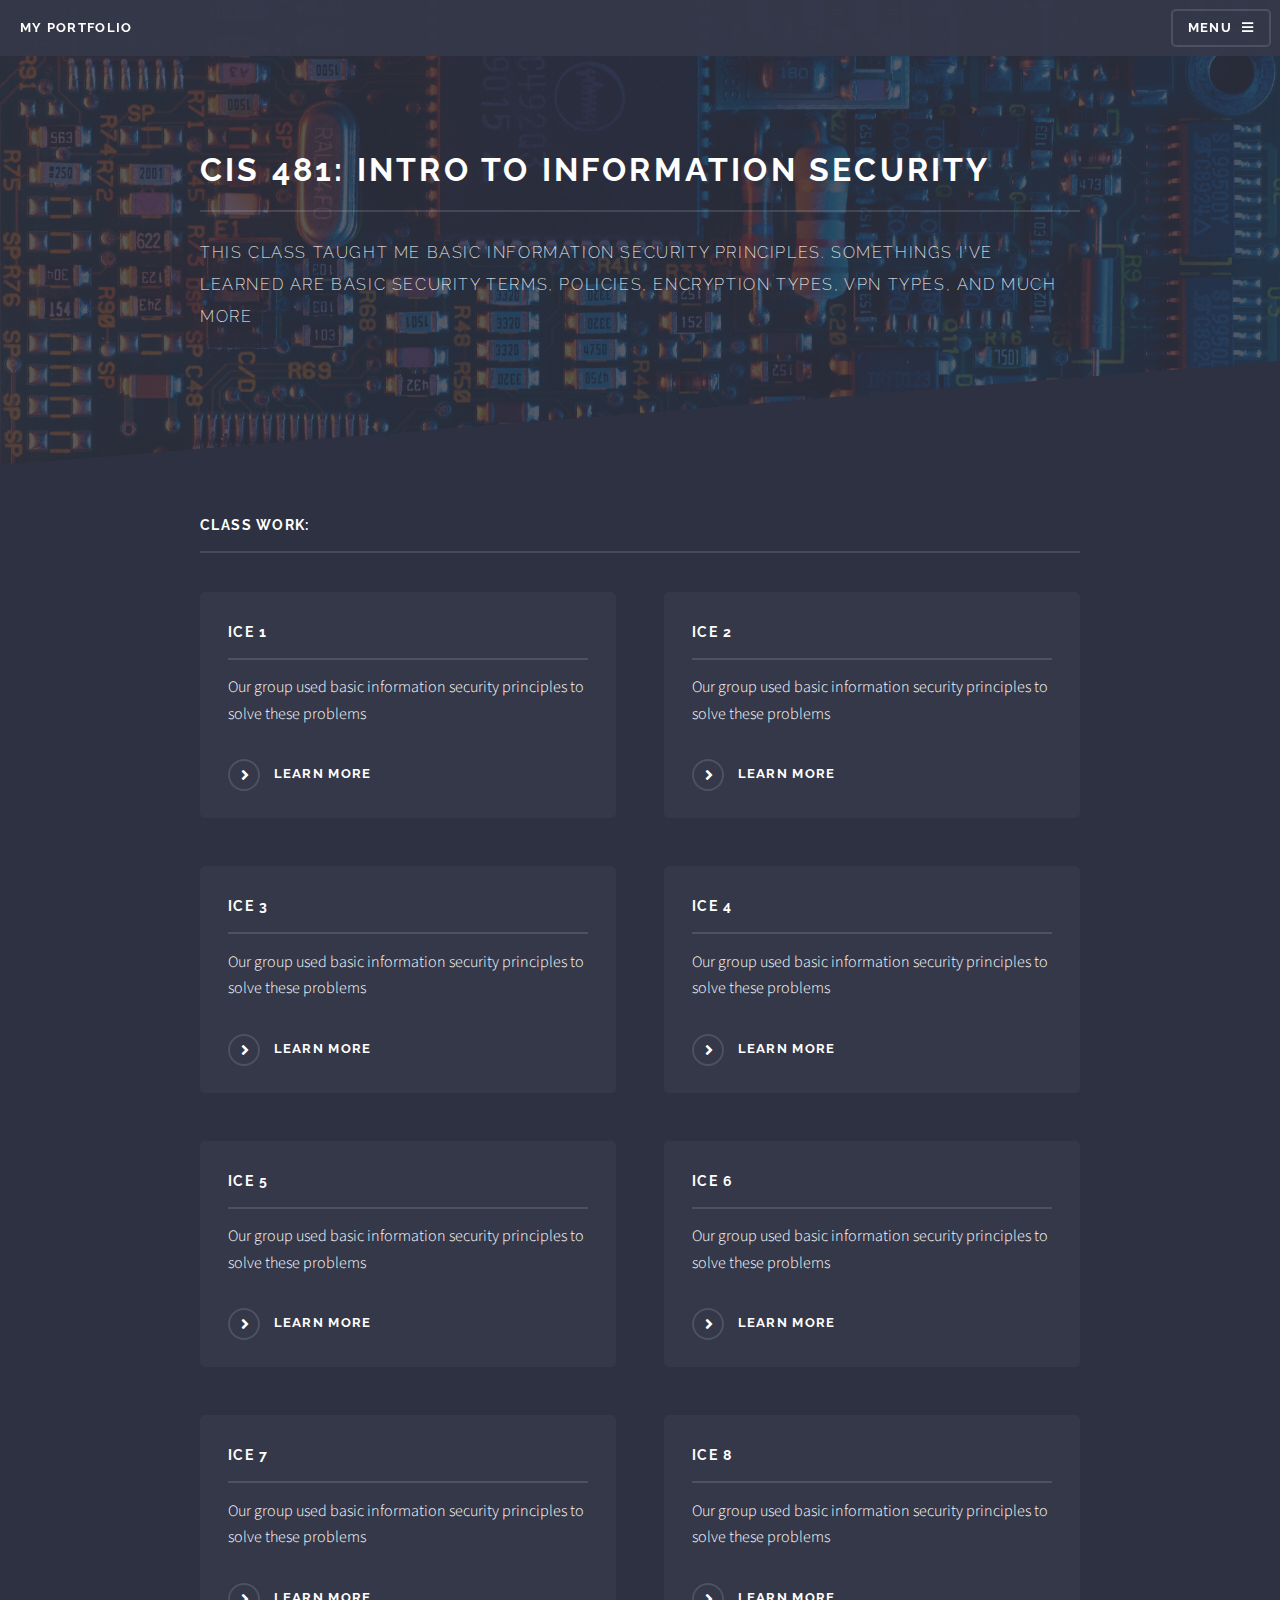
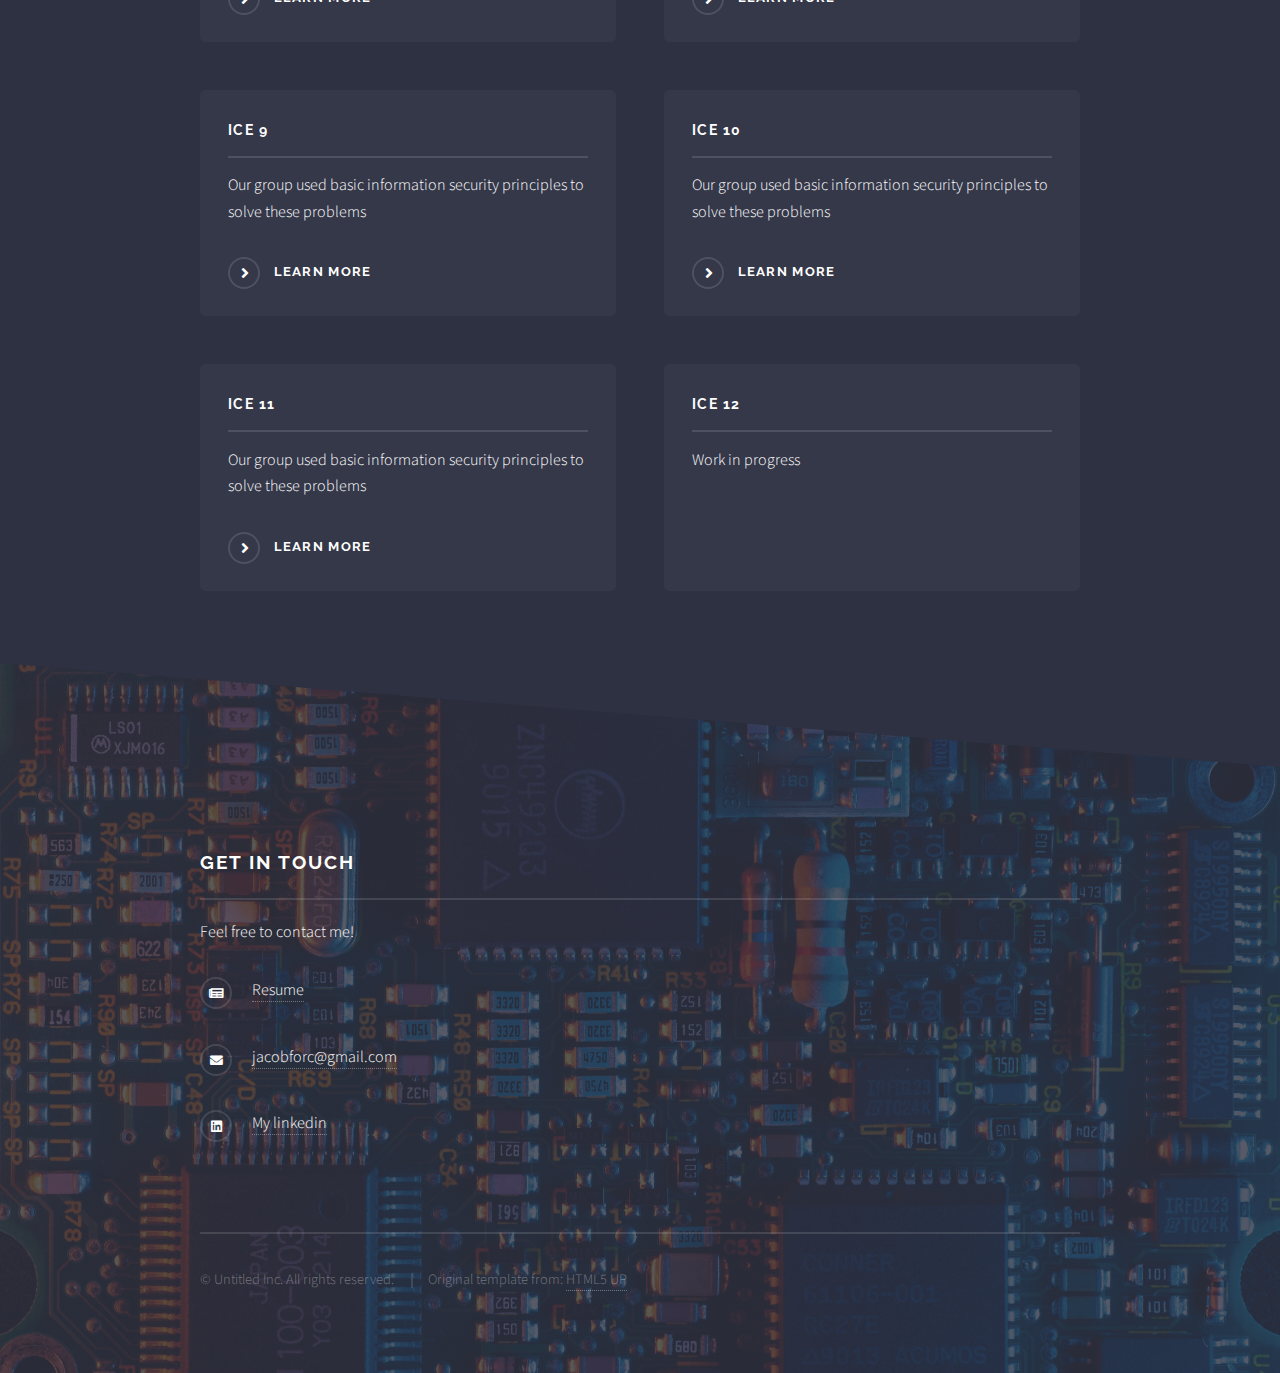
<file: CIS481.html>
<!DOCTYPE HTML>
<!--
	Solid State by HTML5 UP
	html5up.net | @ajlkn
	Free for personal and commercial use under the CCA 3.0 license (html5up.net/license)
-->
<html>
	<head>
		<title>Jacob Forcht Portfolio</title>
		<meta charset="utf-8" />
		<meta name="viewport" content="width=device-width, initial-scale=1, user-scalable=no" />
		<link rel="stylesheet" href="assets/css/main.css" />
		<noscript><link rel="stylesheet" href="assets/css/noscript.css" /></noscript>
	</head>
	<body class="is-preload">

		<!-- Page Wrapper -->
			<div id="page-wrapper">

				<!-- Header -->
					<header id="header">
						<h1><a href="index.html">My Portfolio</a></h1>
						<nav>
							<a href="#menu">Menu</a>
						</nav>
					</header>

				<!-- Menu -->
					<nav id="menu">
						<div class="inner">
							<h2>Menu</h2>
							<ul class="links">
								<li><a href="index.html">Home</a></li>
								<li><a href="SchoolWork.html">School Experience</a></li>
								<li><a href="JobExo.html">Work Experience</a></li>
								<li><a href="assets\pdfs\resume.pdf">Resume</a></li>

							</ul>
							<a href="#" class="close">Close</a>
						</div>
					</nav>

				<!-- Wrapper -->
					<section id="wrapper">
						<header>
							<div class="inner">
								<h2>CIS 481: Intro to Information Security</h2>
								<p>This class taught me basic information security principles. Somethings I've learned are basic security terms, policies, encryption types, vpn types, and much more</p>
							</div>
						</header>

						<!-- Content -->
							<div class="wrapper">
								<div class="inner">

									<h3 class="major">Class work:</h3>
									

									<section class="features">
										
										<article>
											
											<h3 class="major">ICE 1</h3>
											<p>Our group used basic information security principles to solve these problems</p>
											<a href="assets\pdfs\CIS481\CIS-481-ICE1-Team-1.pdf" class="special">Learn more</a>
										</article>
										<article>
											<h3 class="major">ICE 2</h3>
											<p>Our group used basic information security principles to solve these problems</p>
											<a href="assets\pdfs\CIS481\CIS-481-ICE2A-Team-1.pdf" class="special">Learn more</a>
										</article>
										<article>											
											<h3 class="major">ICE 3</h3>
											<p>Our group used basic information security principles to solve these problems</p>
											<a href="assets\pdfs\CIS481\CIS-481-ICE3B-Team-1.pdf" class="special">Learn more</a>
										</article>
										<article>
											
											<h3 class="major">ICE 4</h3>
											<p>Our group used basic information security principles to solve these problems</p>
											<a href="assets\pdfs\CIS481\CIS-481-ICE4A-Team-1.pdf" class="special">Learn more</a>
										</article>
										<article>
											
											<h3 class="major">ICE 5</h3>
											<p>Our group used basic information security principles to solve these problems</p>
											<a href="assets\pdfs\CIS481\CIS-481-ICE5A-Team-1.pdf" class="special">Learn more</a>
										</article>
										<article>
											
											<h3 class="major">ICE 6</h3>
											<p>Our group used basic information security principles to solve these problems</p>
											<a href="assets\pdfs\CIS481\CIS-481-ICE6-Team-1.pdf" class="special">Learn more</a>
										</article>
										<article>
											
											<h3 class="major">ICE 7</h3>
											<p>Our group used basic information security principles to solve these problems</p>
											<a href="assets\pdfs\CIS481\CIS-481-ICE7-Team-1.pdf" class="special">Learn more</a>
										</article>
										<article>
											
											<h3 class="major">ICE 8</h3>
											<p>Our group used basic information security principles to solve these problems</p>
											<a href="assets\pdfs\CIS481\CIS-481-ICE8-Team-1.pdf" class="special">Learn more</a>
										</article>
										<article>
											
											<h3 class="major">ICE 9</h3>
											<p>Our group used basic information security principles to solve these problems</p>
											<a href="assets\pdfs\CIS481\CIS-481-ICE2A-Team-1.pdf" class="special">Learn more</a>
										</article>
										<article>
											
											<h3 class="major">ICE 10</h3>
											<p>Our group used basic information security principles to solve these problems</p>
											<a href="assets\pdfs\CIS481\CIS-481-ICE10-Team-1.pdf" class="special">Learn more</a>
										</article>
										<article>
											
											<h3 class="major">ICE 11</h3>
											<p>Our group used basic information security principles to solve these problems</p>
											<a href="assets\pdfs\CIS481\CIS-481-ICE11-Team-1.pdf" class="special">Learn more</a>
										</article>
										<article>
											
											<h3 class="major">ICE 12</h3>
											<p>Work in progress</p>
											<!-- <a href="" class="special">Learn more</a> -->
										</article>
								</div>
							</div>

					</section>

				<!-- Footer -->
					<section id="footer">
						<div class="inner">
							<h2 class="major">Get in touch</h2>
							<p>Feel free to contact me!</p>

							<ul class="contact">
								<li class="icon solid fa-newspaper"><a href="assets\pdfs\resume.pdf">Resume</a></li>
								<li class="icon solid fa-envelope"><a href="mailto:jacobforc@gmail.com">jacobforc@gmail.com</a></li>
								<li class="icon brands fa-linkedin"><a href="https://www.linkedin.com/in/jacob-forcht-03749b1b8/">My linkedin</a></li>
							</ul>
							<ul class="copyright">
								<li>&copy; Untitled Inc. All rights reserved.</li>
								<li>Original template from: <a href="http://html5up.net">HTML5 UP</a></li>
							</ul>
						</div>
					</section>

			</div>

		<!-- Scripts -->
			<script src="assets/js/jquery.min.js"></script>
			<script src="assets/js/jquery.scrollex.min.js"></script>
			<script src="assets/js/browser.min.js"></script>
			<script src="assets/js/breakpoints.min.js"></script>
			<script src="assets/js/util.js"></script>
			<script src="assets/js/main.js"></script>

	</body>
</html>
</file>
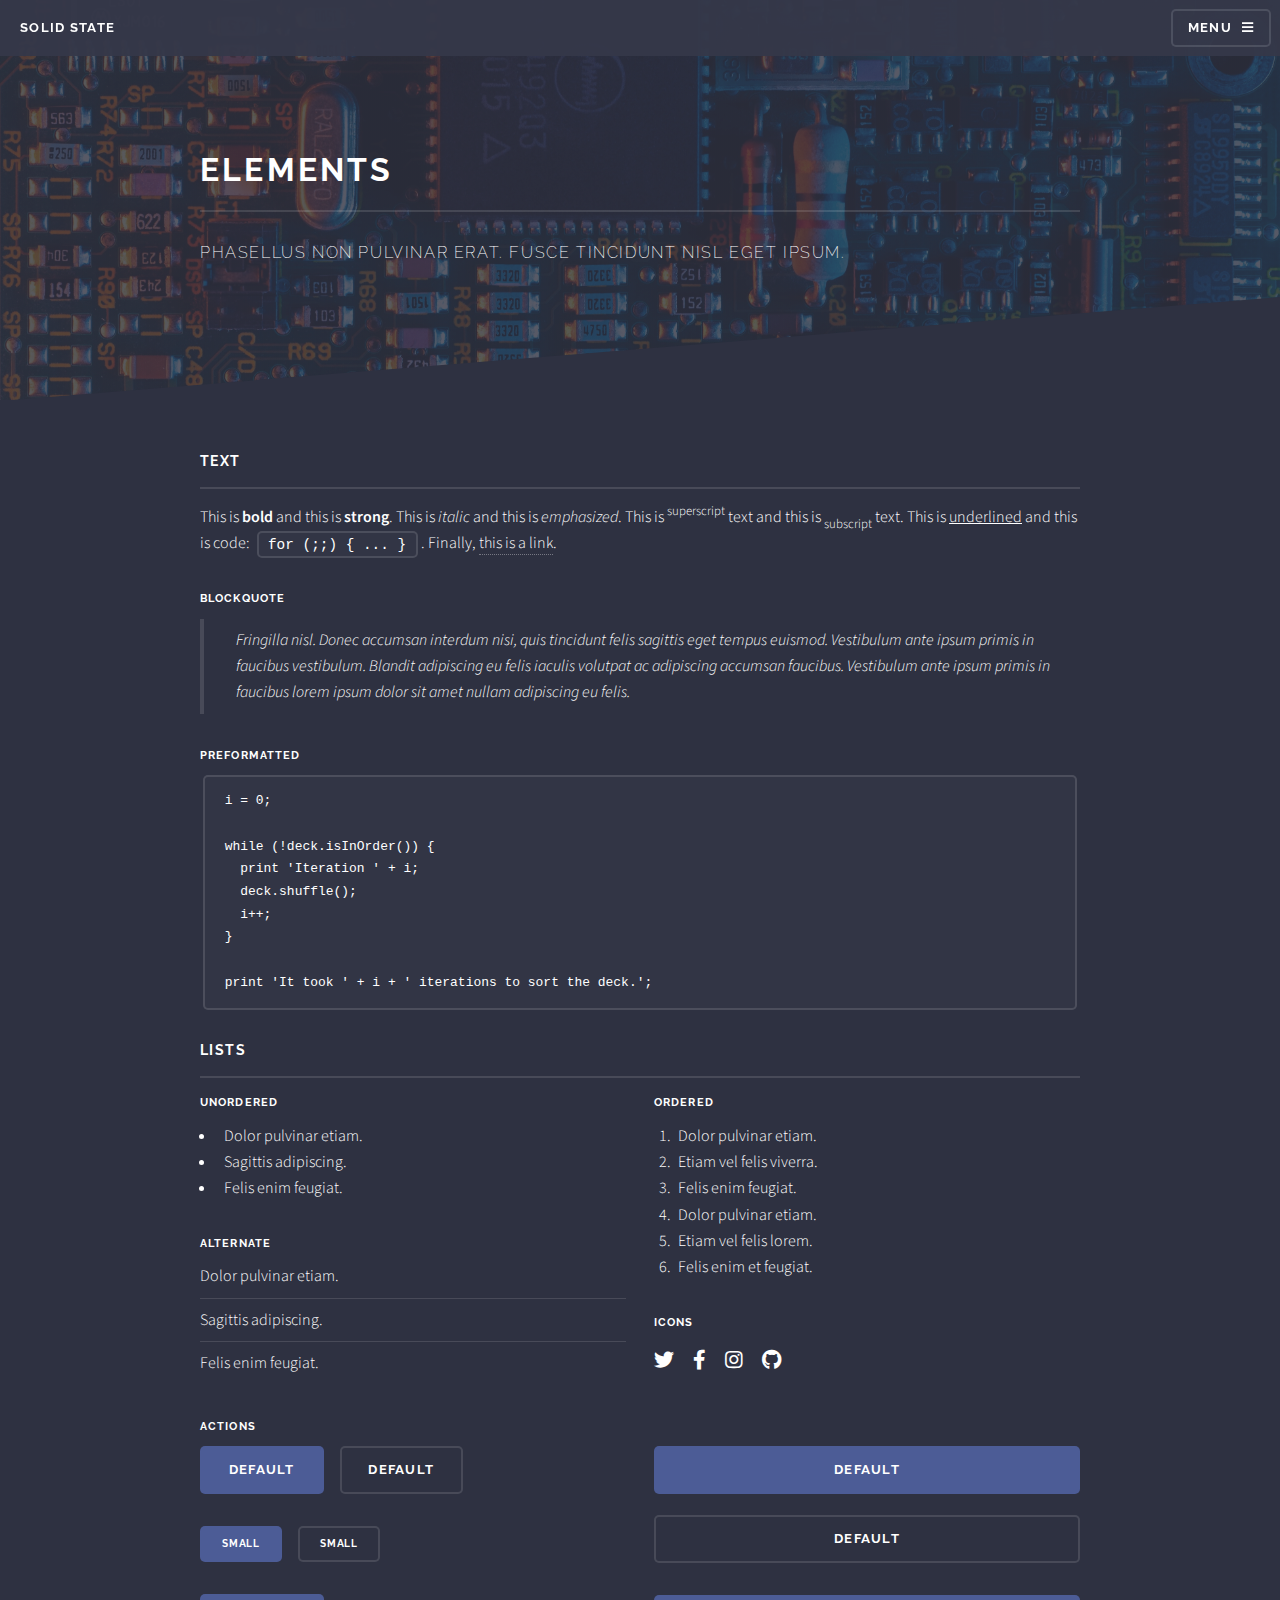
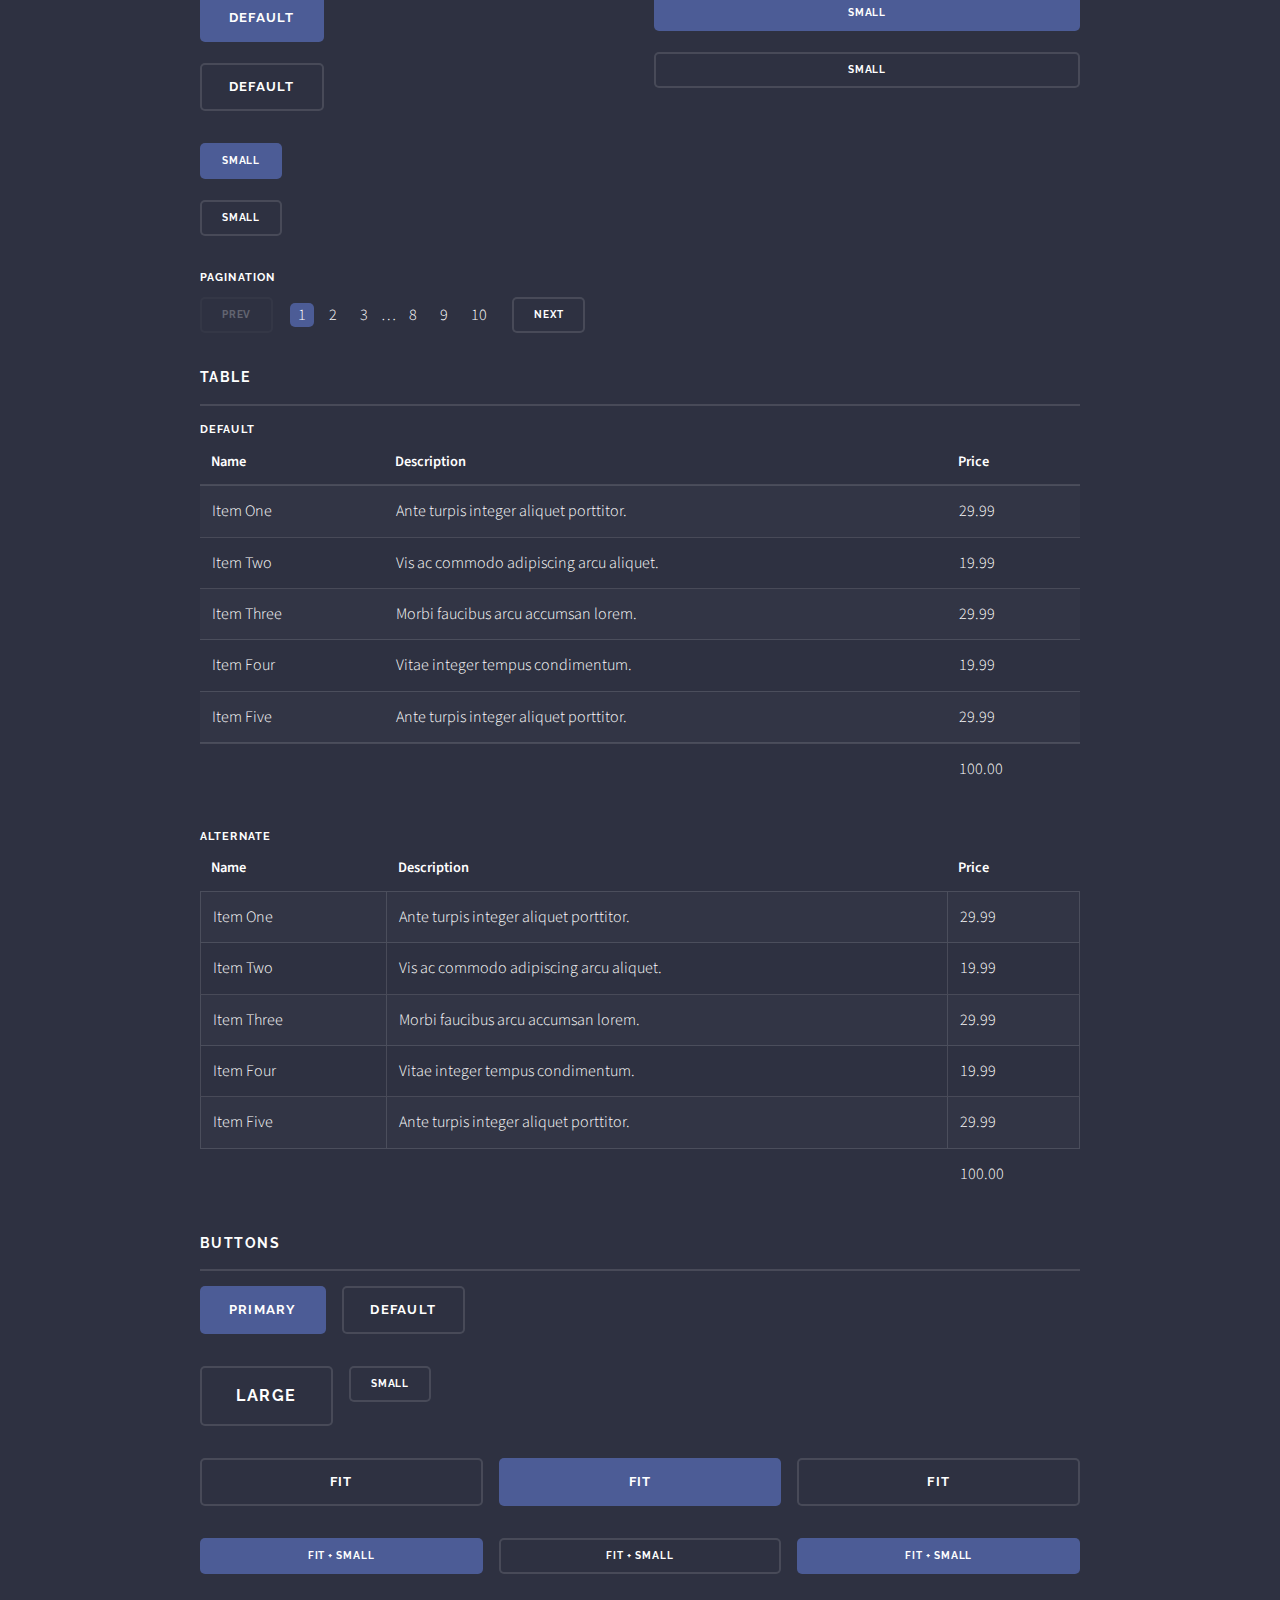
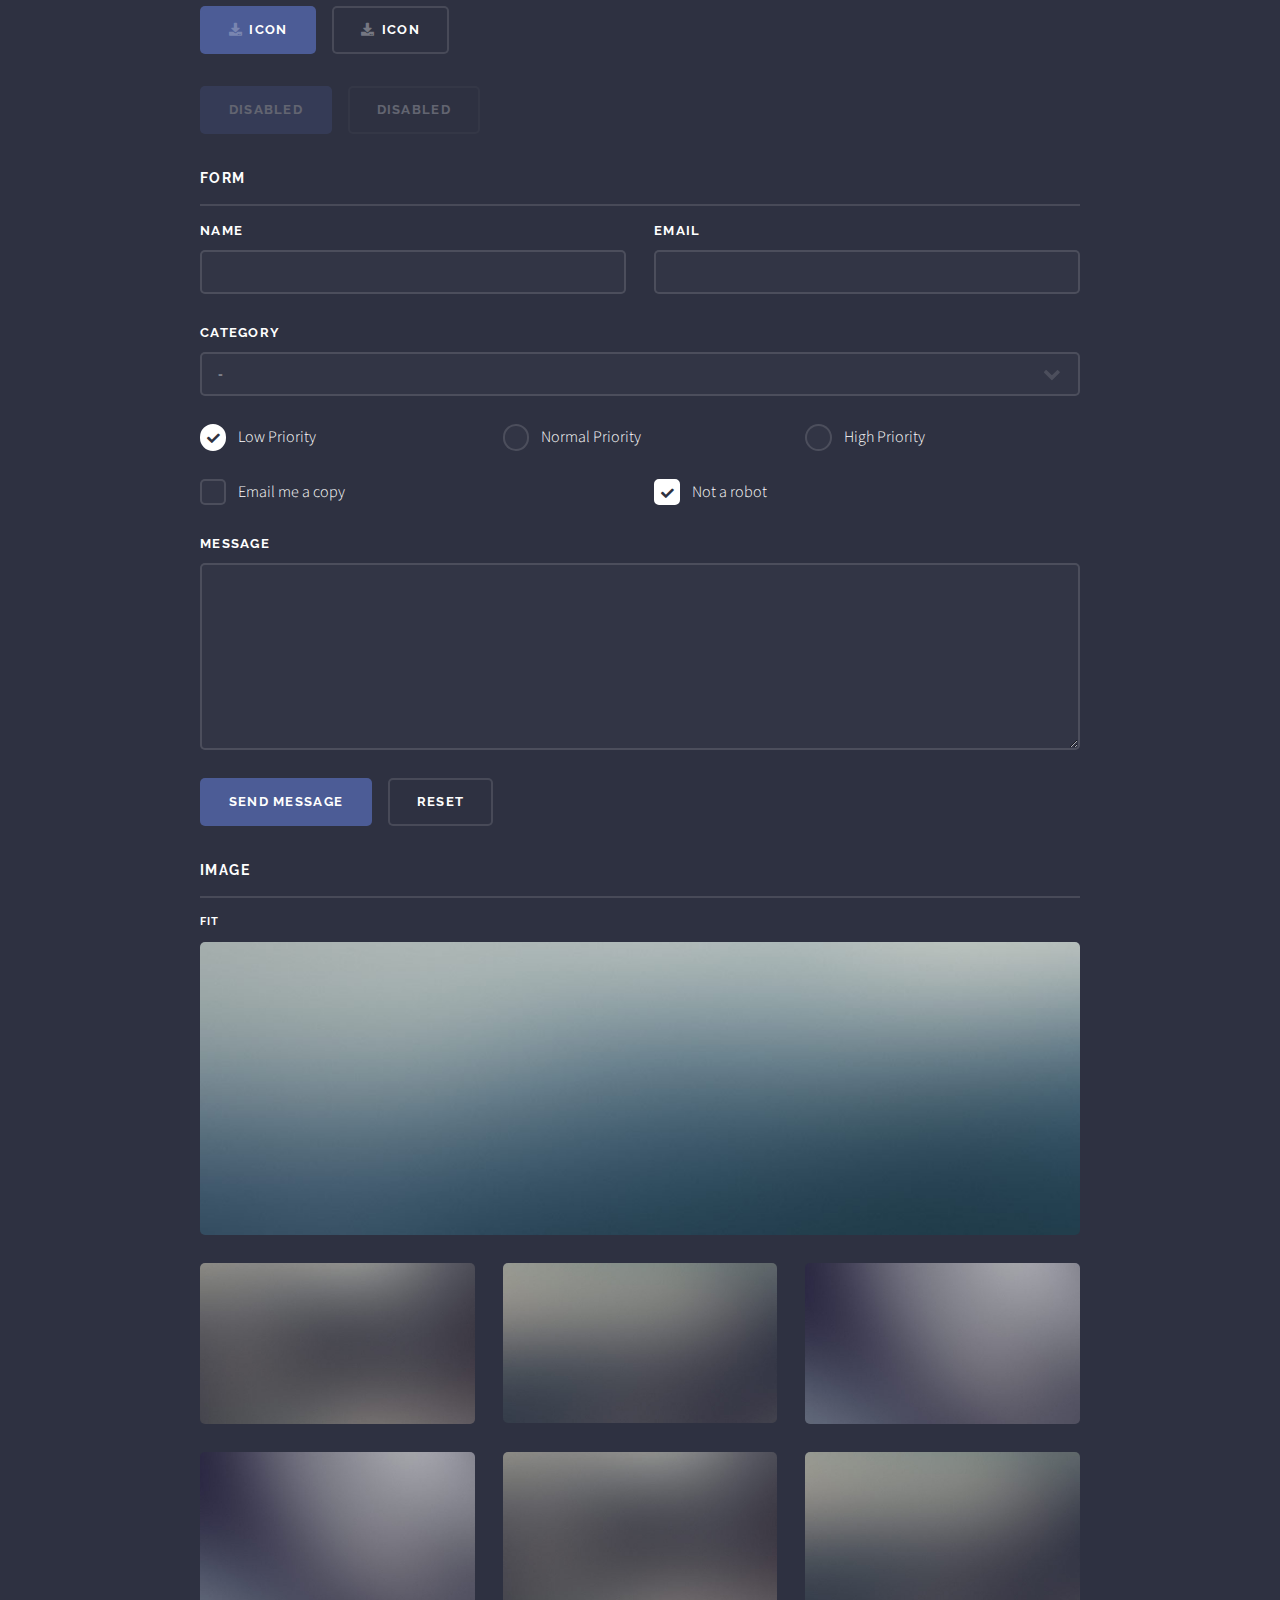
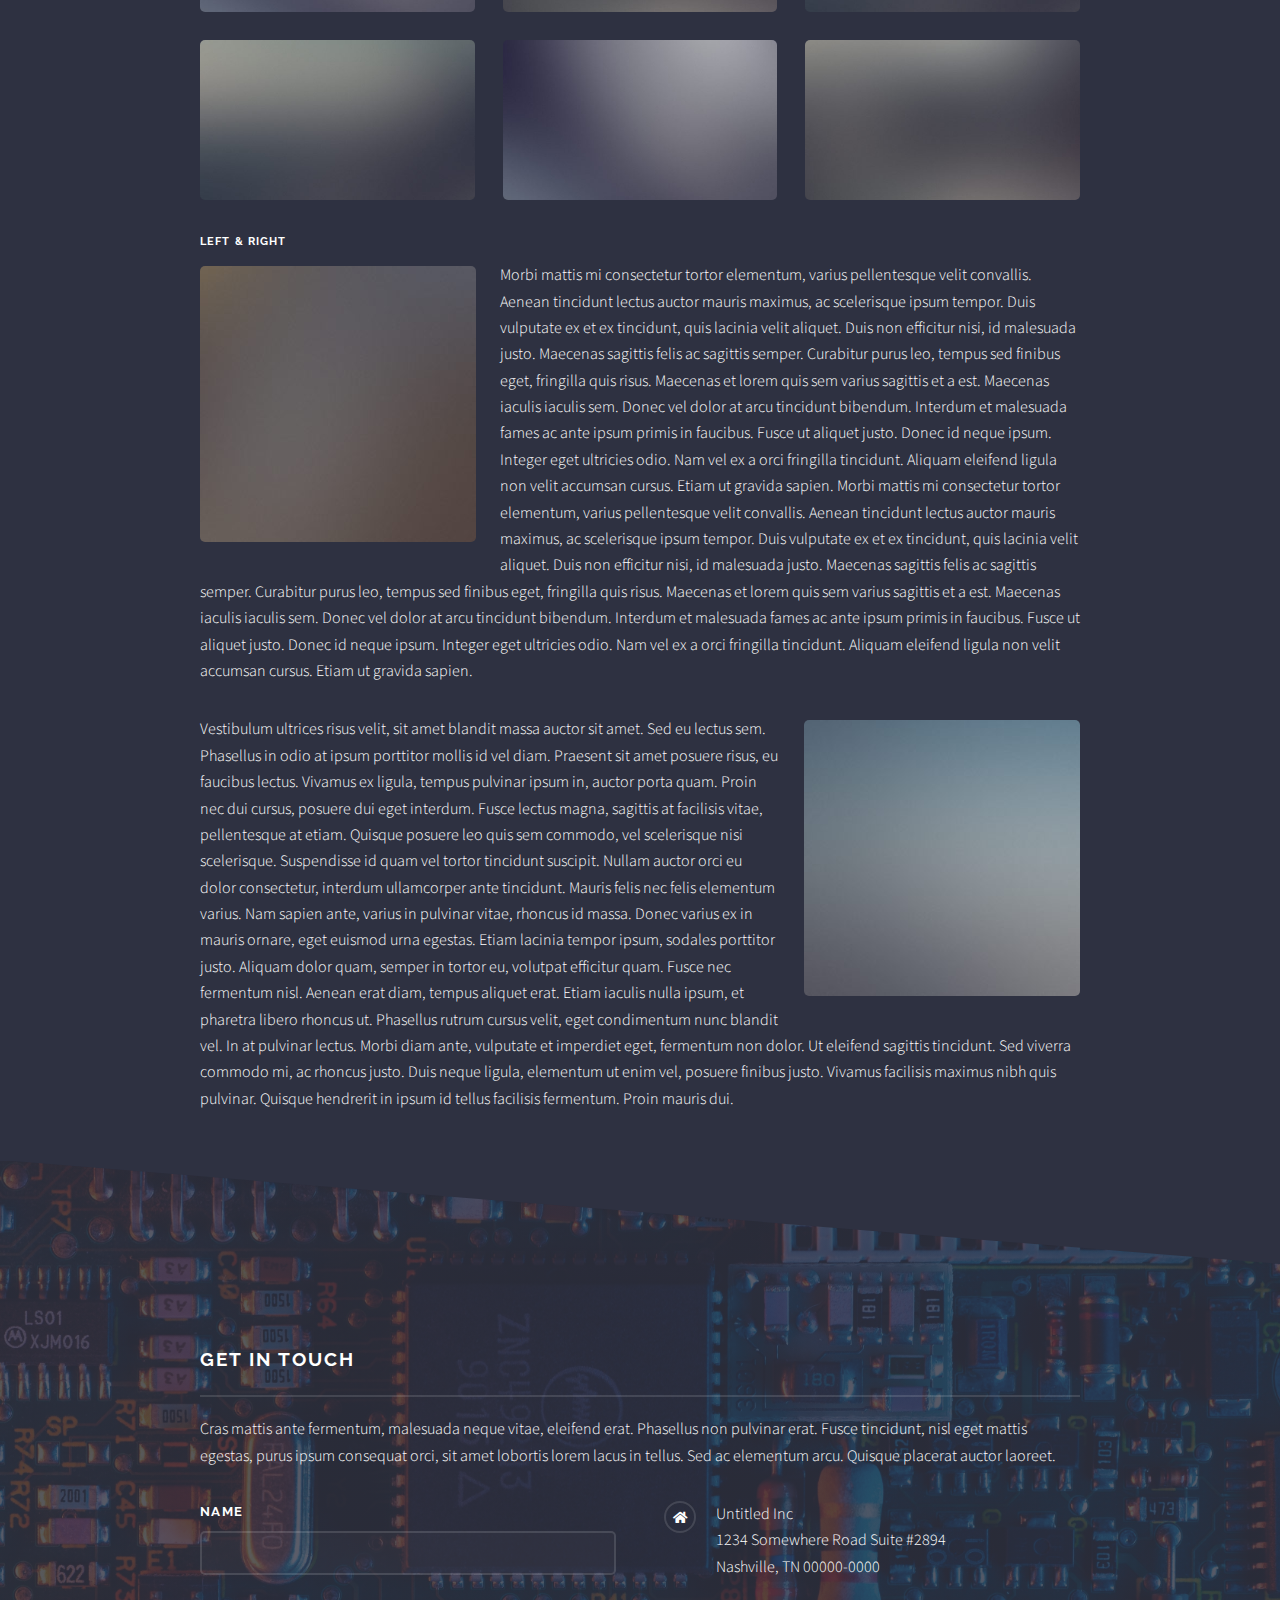
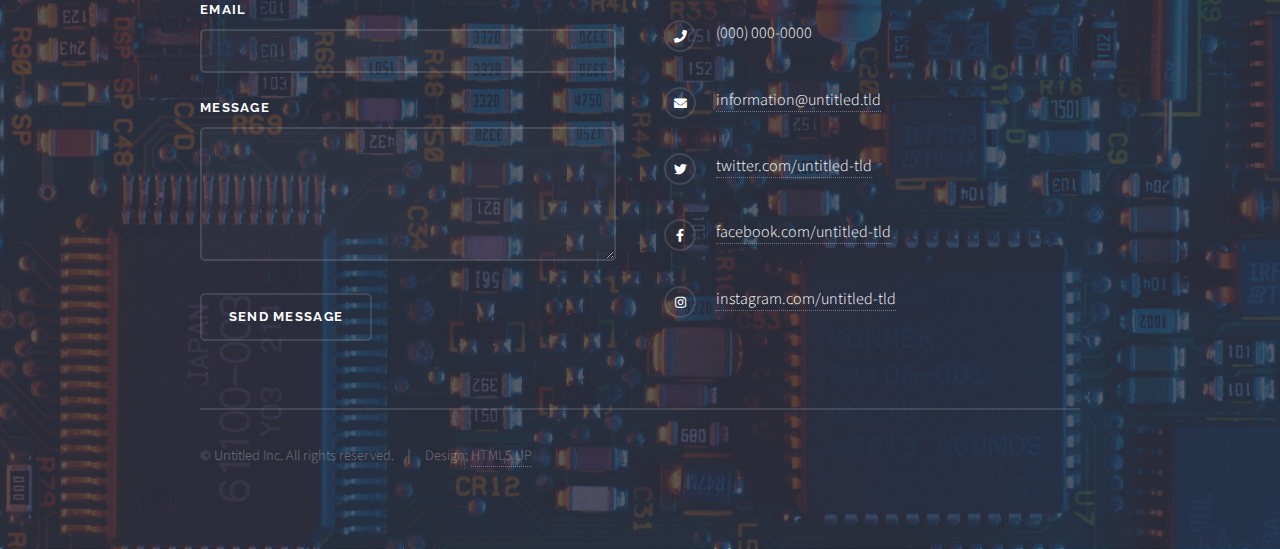
<file: elements.html>
<!DOCTYPE HTML>
<!--
	Solid State by HTML5 UP
	html5up.net | @ajlkn
	Free for personal and commercial use under the CCA 3.0 license (html5up.net/license)
-->
<html>
	<head>
		<title>Elements - Solid State by HTML5 UP</title>
		<meta charset="utf-8" />
		<meta name="viewport" content="width=device-width, initial-scale=1, user-scalable=no" />
		<link rel="stylesheet" href="assets/css/main.css" />
		<noscript><link rel="stylesheet" href="assets/css/noscript.css" /></noscript>
	</head>
	<body class="is-preload">

		<!-- Page Wrapper -->
			<div id="page-wrapper">

				<!-- Header -->
					<header id="header">
						<h1><a href="index.html">Solid State</a></h1>
						<nav>
							<a href="#menu">Menu</a>
						</nav>
					</header>

				<!-- Menu -->
					<nav id="menu">
						<div class="inner">
							<h2>Menu</h2>
							<ul class="links">
								<li><a href="index.html">Home</a></li>
								<li><a href="generic.html">Generic</a></li>
								<li><a href="elements.html">Elements</a></li>
								<li><a href="#">Log In</a></li>
								<li><a href="#">Sign Up</a></li>
							</ul>
							<a href="#" class="close">Close</a>
						</div>
					</nav>

				<!-- Wrapper -->
					<section id="wrapper">
						<header>
							<div class="inner">
								<h2>Elements</h2>
								<p>Phasellus non pulvinar erat. Fusce tincidunt nisl eget ipsum.</p>
							</div>
						</header>

						<!-- Content -->
							<div class="wrapper">
								<div class="inner">

									<section>
										<h3 class="major">Text</h3>
										<p>This is <b>bold</b> and this is <strong>strong</strong>. This is <i>italic</i> and this is <em>emphasized</em>.
										This is <sup>superscript</sup> text and this is <sub>subscript</sub> text.
										This is <u>underlined</u> and this is code: <code>for (;;) { ... }</code>. Finally, <a href="#">this is a link</a>.</p>
										<h4>Blockquote</h4>
										<blockquote>Fringilla nisl. Donec accumsan interdum nisi, quis tincidunt felis sagittis eget tempus euismod. Vestibulum ante ipsum primis in faucibus vestibulum. Blandit adipiscing eu felis iaculis volutpat ac adipiscing accumsan faucibus. Vestibulum ante ipsum primis in faucibus lorem ipsum dolor sit amet nullam adipiscing eu felis.</blockquote>
										<h4>Preformatted</h4>
										<pre><code>i = 0;

while (!deck.isInOrder()) {
  print 'Iteration ' + i;
  deck.shuffle();
  i++;
}

print 'It took ' + i + ' iterations to sort the deck.';</code></pre>
									</section>

									<section>
										<h3 class="major">Lists</h3>
										<div class="row">
											<div class="col-6 col-12-medium">
												<h4>Unordered</h4>
												<ul>
													<li>Dolor pulvinar etiam.</li>
													<li>Sagittis adipiscing.</li>
													<li>Felis enim feugiat.</li>
												</ul>
												<h4>Alternate</h4>
												<ul class="alt">
													<li>Dolor pulvinar etiam.</li>
													<li>Sagittis adipiscing.</li>
													<li>Felis enim feugiat.</li>
												</ul>
											</div>
											<div class="col-6 col-12-medium">
												<h4>Ordered</h4>
												<ol>
													<li>Dolor pulvinar etiam.</li>
													<li>Etiam vel felis viverra.</li>
													<li>Felis enim feugiat.</li>
													<li>Dolor pulvinar etiam.</li>
													<li>Etiam vel felis lorem.</li>
													<li>Felis enim et feugiat.</li>
												</ol>
												<h4>Icons</h4>
												<ul class="icons">
													<li><a href="#" class="icon brands fa-twitter"><span class="label">Twitter</span></a></li>
													<li><a href="#" class="icon brands fa-facebook-f"><span class="label">Facebook</span></a></li>
													<li><a href="#" class="icon brands fa-instagram"><span class="label">Instagram</span></a></li>
													<li><a href="#" class="icon brands fa-github"><span class="label">Github</span></a></li>
												</ul>
											</div>
										</div>
										<h4>Actions</h4>
										<div class="row">
											<div class="col-6 col-12-medium">
												<ul class="actions">
													<li><a href="#" class="button primary">Default</a></li>
													<li><a href="#" class="button">Default</a></li>
												</ul>
												<ul class="actions small">
													<li><a href="#" class="button primary small">Small</a></li>
													<li><a href="#" class="button small">Small</a></li>
												</ul>
												<ul class="actions stacked">
													<li><a href="#" class="button primary">Default</a></li>
													<li><a href="#" class="button">Default</a></li>
												</ul>
												<ul class="actions stacked small">
													<li><a href="#" class="button primary small">Small</a></li>
													<li><a href="#" class="button small">Small</a></li>
												</ul>
											</div>
											<div class="col-6 col-12-medium">
												<ul class="actions stacked">
													<li><a href="#" class="button primary fit">Default</a></li>
													<li><a href="#" class="button fit">Default</a></li>
												</ul>
												<ul class="actions stacked small">
													<li><a href="#" class="button primary small fit">Small</a></li>
													<li><a href="#" class="button small fit">Small</a></li>
												</ul>
											</div>
										</div>
										<h4>Pagination</h4>
										<ul class="pagination">
											<li><span class="button small disabled">Prev</span></li>
											<li><a href="#" class="page active">1</a></li>
											<li><a href="#" class="page">2</a></li>
											<li><a href="#" class="page">3</a></li>
											<li><span>&hellip;</span></li>
											<li><a href="#" class="page">8</a></li>
											<li><a href="#" class="page">9</a></li>
											<li><a href="#" class="page">10</a></li>
											<li><a href="#" class="button small">Next</a></li>
										</ul>
									</section>

									<section>
										<h3 class="major">Table</h3>
										<h4>Default</h4>
										<div class="table-wrapper">
											<table>
												<thead>
													<tr>
														<th>Name</th>
														<th>Description</th>
														<th>Price</th>
													</tr>
												</thead>
												<tbody>
													<tr>
														<td>Item One</td>
														<td>Ante turpis integer aliquet porttitor.</td>
														<td>29.99</td>
													</tr>
													<tr>
														<td>Item Two</td>
														<td>Vis ac commodo adipiscing arcu aliquet.</td>
														<td>19.99</td>
													</tr>
													<tr>
														<td>Item Three</td>
														<td> Morbi faucibus arcu accumsan lorem.</td>
														<td>29.99</td>
													</tr>
													<tr>
														<td>Item Four</td>
														<td>Vitae integer tempus condimentum.</td>
														<td>19.99</td>
													</tr>
													<tr>
														<td>Item Five</td>
														<td>Ante turpis integer aliquet porttitor.</td>
														<td>29.99</td>
													</tr>
												</tbody>
												<tfoot>
													<tr>
														<td colspan="2"></td>
														<td>100.00</td>
													</tr>
												</tfoot>
											</table>
										</div>

										<h4>Alternate</h4>
										<div class="table-wrapper">
											<table class="alt">
												<thead>
													<tr>
														<th>Name</th>
														<th>Description</th>
														<th>Price</th>
													</tr>
												</thead>
												<tbody>
													<tr>
														<td>Item One</td>
														<td>Ante turpis integer aliquet porttitor.</td>
														<td>29.99</td>
													</tr>
													<tr>
														<td>Item Two</td>
														<td>Vis ac commodo adipiscing arcu aliquet.</td>
														<td>19.99</td>
													</tr>
													<tr>
														<td>Item Three</td>
														<td> Morbi faucibus arcu accumsan lorem.</td>
														<td>29.99</td>
													</tr>
													<tr>
														<td>Item Four</td>
														<td>Vitae integer tempus condimentum.</td>
														<td>19.99</td>
													</tr>
													<tr>
														<td>Item Five</td>
														<td>Ante turpis integer aliquet porttitor.</td>
														<td>29.99</td>
													</tr>
												</tbody>
												<tfoot>
													<tr>
														<td colspan="2"></td>
														<td>100.00</td>
													</tr>
												</tfoot>
											</table>
										</div>
									</section>

									<section>
										<h3 class="major">Buttons</h3>
										<ul class="actions">
											<li><a href="#" class="button primary">Primary</a></li>
											<li><a href="#" class="button">Default</a></li>
										</ul>
										<ul class="actions">
											<li><a href="#" class="button large">Large</a></li>
											<li><a href="#" class="button small">Small</a></li>
										</ul>
										<ul class="actions fit">
											<li><a href="#" class="button fit">Fit</a></li>
											<li><a href="#" class="button primary fit">Fit</a></li>
											<li><a href="#" class="button fit">Fit</a></li>
										</ul>
										<ul class="actions fit small">
											<li><a href="#" class="button primary fit small">Fit + Small</a></li>
											<li><a href="#" class="button fit small">Fit + Small</a></li>
											<li><a href="#" class="button primary fit small">Fit + Small</a></li>
										</ul>
										<ul class="actions">
											<li><a href="#" class="button primary icon solid fa-download">Icon</a></li>
											<li><a href="#" class="button icon solid fa-download">Icon</a></li>
										</ul>
										<ul class="actions">
											<li><span class="button primary disabled">Disabled</span></li>
											<li><span class="button disabled">Disabled</span></li>
										</ul>
									</section>

									<section>
										<h3 class="major">Form</h3>
										<form method="post" action="#">
											<div class="row gtr-uniform">
												<div class="col-6 col-12-xsmall">
													<label for="demo-name">Name</label>
													<input type="text" name="demo-name" id="demo-name" value="" />
												</div>
												<div class="col-6 col-12-xsmall">
													<label for="demo-email">Email</label>
													<input type="email" name="demo-email" id="demo-email" value="" />
												</div>
												<div class="col-12">
													<label for="demo-category">Category</label>
													<select name="demo-category" id="demo-category">
														<option value="">-</option>
														<option value="1">Manufacturing</option>
														<option value="1">Shipping</option>
														<option value="1">Administration</option>
														<option value="1">Human Resources</option>
													</select>
												</div>
												<div class="col-4 col-12-small">
													<input type="radio" id="demo-priority-low" name="demo-priority" checked>
													<label for="demo-priority-low">Low Priority</label>
												</div>
												<div class="col-4 col-12-small">
													<input type="radio" id="demo-priority-normal" name="demo-priority">
													<label for="demo-priority-normal">Normal Priority</label>
												</div>
												<div class="col-4 col-12-small">
													<input type="radio" id="demo-priority-high" name="demo-priority">
													<label for="demo-priority-high">High Priority</label>
												</div>
												<div class="col-6 col-12-small">
													<input type="checkbox" id="demo-copy" name="demo-copy">
													<label for="demo-copy">Email me a copy</label>
												</div>
												<div class="col-6 col-12-small">
													<input type="checkbox" id="demo-human" name="demo-human" checked>
													<label for="demo-human">Not a robot</label>
												</div>
												<div class="col-12">
													<label for="demo-message">Message</label>
													<textarea name="demo-message" id="demo-message" rows="6"></textarea>
												</div>
												<div class="col-12">
													<ul class="actions">
														<li><input type="submit" value="Send Message" class="primary" /></li>
														<li><input type="reset" value="Reset" /></li>
													</ul>
												</div>
											</div>
										</form>
									</section>

									<section>
										<h3 class="major">Image</h3>
										<h4>Fit</h4>
										<div class="box alt">
											<div class="row gtr-uniform">
												<div class="col-12"><span class="image fit"><img src="images/pic08.jpg" alt="" /></span></div>
												<div class="col-4"><span class="image fit"><img src="images/pic05.jpg" alt="" /></span></div>
												<div class="col-4"><span class="image fit"><img src="images/pic06.jpg" alt="" /></span></div>
												<div class="col-4"><span class="image fit"><img src="images/pic07.jpg" alt="" /></span></div>
												<div class="col-4"><span class="image fit"><img src="images/pic07.jpg" alt="" /></span></div>
												<div class="col-4"><span class="image fit"><img src="images/pic05.jpg" alt="" /></span></div>
												<div class="col-4"><span class="image fit"><img src="images/pic06.jpg" alt="" /></span></div>
												<div class="col-4"><span class="image fit"><img src="images/pic06.jpg" alt="" /></span></div>
												<div class="col-4"><span class="image fit"><img src="images/pic07.jpg" alt="" /></span></div>
												<div class="col-4"><span class="image fit"><img src="images/pic05.jpg" alt="" /></span></div>
											</div>
										</div>
										<h4>Left &amp; Right</h4>
										<p><span class="image left"><img src="images/pic01.jpg" alt="" /></span>Morbi mattis mi consectetur tortor elementum, varius pellentesque velit convallis. Aenean tincidunt lectus auctor mauris maximus, ac scelerisque ipsum tempor. Duis vulputate ex et ex tincidunt, quis lacinia velit aliquet. Duis non efficitur nisi, id malesuada justo. Maecenas sagittis felis ac sagittis semper. Curabitur purus leo, tempus sed finibus eget, fringilla quis risus. Maecenas et lorem quis sem varius sagittis et a est. Maecenas iaculis iaculis sem. Donec vel dolor at arcu tincidunt bibendum. Interdum et malesuada fames ac ante ipsum primis in faucibus. Fusce ut aliquet justo. Donec id neque ipsum. Integer eget ultricies odio. Nam vel ex a orci fringilla tincidunt. Aliquam eleifend ligula non velit accumsan cursus. Etiam ut gravida sapien. Morbi mattis mi consectetur tortor elementum, varius pellentesque velit convallis. Aenean tincidunt lectus auctor mauris maximus, ac scelerisque ipsum tempor. Duis vulputate ex et ex tincidunt, quis lacinia velit aliquet. Duis non efficitur nisi, id malesuada justo. Maecenas sagittis felis ac sagittis semper. Curabitur purus leo, tempus sed finibus eget, fringilla quis risus. Maecenas et lorem quis sem varius sagittis et a est. Maecenas iaculis iaculis sem. Donec vel dolor at arcu tincidunt bibendum. Interdum et malesuada fames ac ante ipsum primis in faucibus. Fusce ut aliquet justo. Donec id neque ipsum. Integer eget ultricies odio. Nam vel ex a orci fringilla tincidunt. Aliquam eleifend ligula non velit accumsan cursus. Etiam ut gravida sapien.</p>
										<p><span class="image right"><img src="images/pic02.jpg" alt="" /></span>Vestibulum ultrices risus velit, sit amet blandit massa auctor sit amet. Sed eu lectus sem. Phasellus in odio at ipsum porttitor mollis id vel diam. Praesent sit amet posuere risus, eu faucibus lectus. Vivamus ex ligula, tempus pulvinar ipsum in, auctor porta quam. Proin nec dui cursus, posuere dui eget interdum. Fusce lectus magna, sagittis at facilisis vitae, pellentesque at etiam. Quisque posuere leo quis sem commodo, vel scelerisque nisi scelerisque. Suspendisse id quam vel tortor tincidunt suscipit. Nullam auctor orci eu dolor consectetur, interdum ullamcorper ante tincidunt. Mauris felis nec felis elementum varius. Nam sapien ante, varius in pulvinar vitae, rhoncus id massa. Donec varius ex in mauris ornare, eget euismod urna egestas. Etiam lacinia tempor ipsum, sodales porttitor justo. Aliquam dolor quam, semper in tortor eu, volutpat efficitur quam. Fusce nec fermentum nisl. Aenean erat diam, tempus aliquet erat. Etiam iaculis nulla ipsum, et pharetra libero rhoncus ut. Phasellus rutrum cursus velit, eget condimentum nunc blandit vel. In at pulvinar lectus. Morbi diam ante, vulputate et imperdiet eget, fermentum non dolor. Ut eleifend sagittis tincidunt. Sed viverra commodo mi, ac rhoncus justo. Duis neque ligula, elementum ut enim vel, posuere finibus justo. Vivamus facilisis maximus nibh quis pulvinar. Quisque hendrerit in ipsum id tellus facilisis fermentum. Proin mauris dui.</p>
									</section>

								</div>
							</div>

					</section>

				<!-- Footer -->
					<section id="footer">
						<div class="inner">
							<h2 class="major">Get in touch</h2>
							<p>Cras mattis ante fermentum, malesuada neque vitae, eleifend erat. Phasellus non pulvinar erat. Fusce tincidunt, nisl eget mattis egestas, purus ipsum consequat orci, sit amet lobortis lorem lacus in tellus. Sed ac elementum arcu. Quisque placerat auctor laoreet.</p>
							<form method="post" action="#">
								<div class="fields">
									<div class="field">
										<label for="name">Name</label>
										<input type="text" name="name" id="name" />
									</div>
									<div class="field">
										<label for="email">Email</label>
										<input type="email" name="email" id="email" />
									</div>
									<div class="field">
										<label for="message">Message</label>
										<textarea name="message" id="message" rows="4"></textarea>
									</div>
								</div>
								<ul class="actions">
									<li><input type="submit" value="Send Message" /></li>
								</ul>
							</form>
							<ul class="contact">
								<li class="icon solid fa-home">
									Untitled Inc<br />
									1234 Somewhere Road Suite #2894<br />
									Nashville, TN 00000-0000
								</li>
								<li class="icon solid fa-phone">(000) 000-0000</li>
								<li class="icon solid fa-envelope"><a href="#">information@untitled.tld</a></li>
								<li class="icon brands fa-twitter"><a href="#">twitter.com/untitled-tld</a></li>
								<li class="icon brands fa-facebook-f"><a href="#">facebook.com/untitled-tld</a></li>
								<li class="icon brands fa-instagram"><a href="#">instagram.com/untitled-tld</a></li>
							</ul>
							<ul class="copyright">
								<li>&copy; Untitled Inc. All rights reserved.</li><li>Design: <a href="http://html5up.net">HTML5 UP</a></li>
							</ul>
						</div>
					</section>

			</div>

		<!-- Scripts -->
			<script src="assets/js/jquery.min.js"></script>
			<script src="assets/js/jquery.scrollex.min.js"></script>
			<script src="assets/js/browser.min.js"></script>
			<script src="assets/js/breakpoints.min.js"></script>
			<script src="assets/js/util.js"></script>
			<script src="assets/js/main.js"></script>

	</body>
</html>
</file>
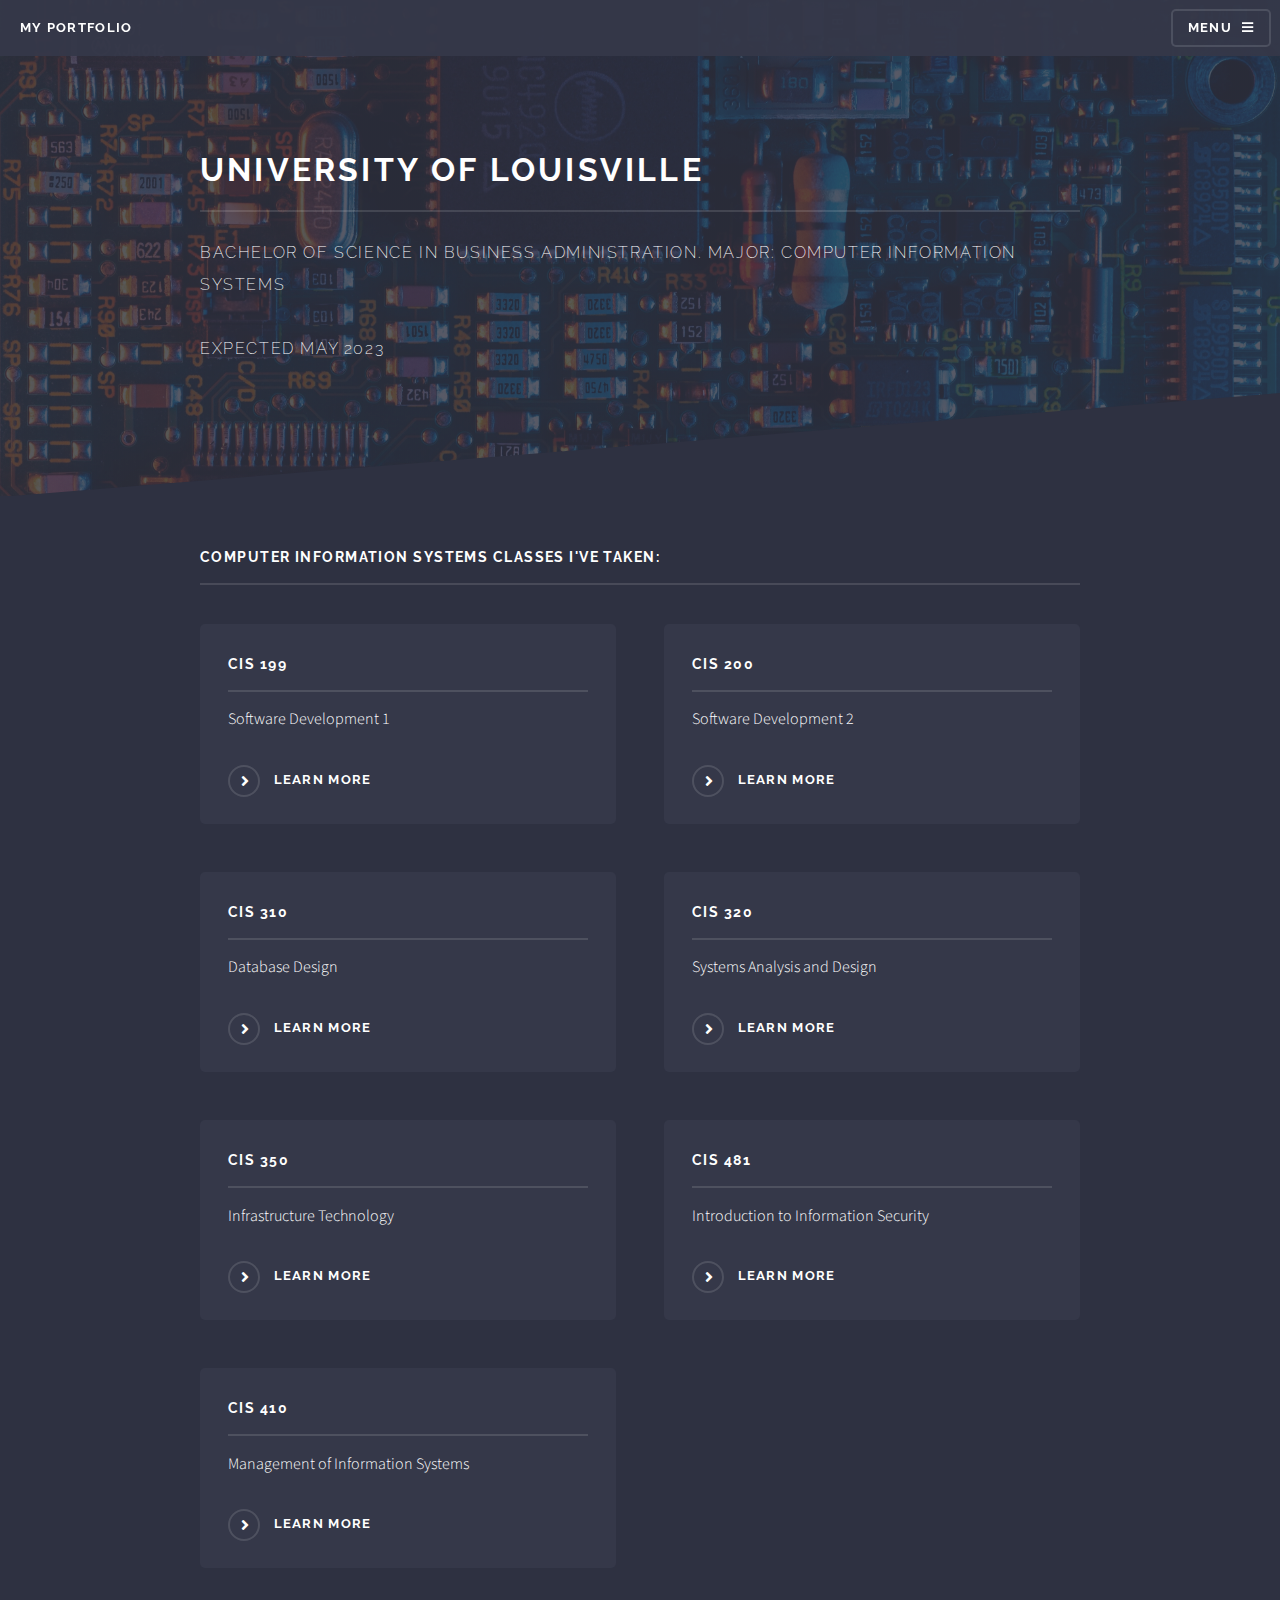
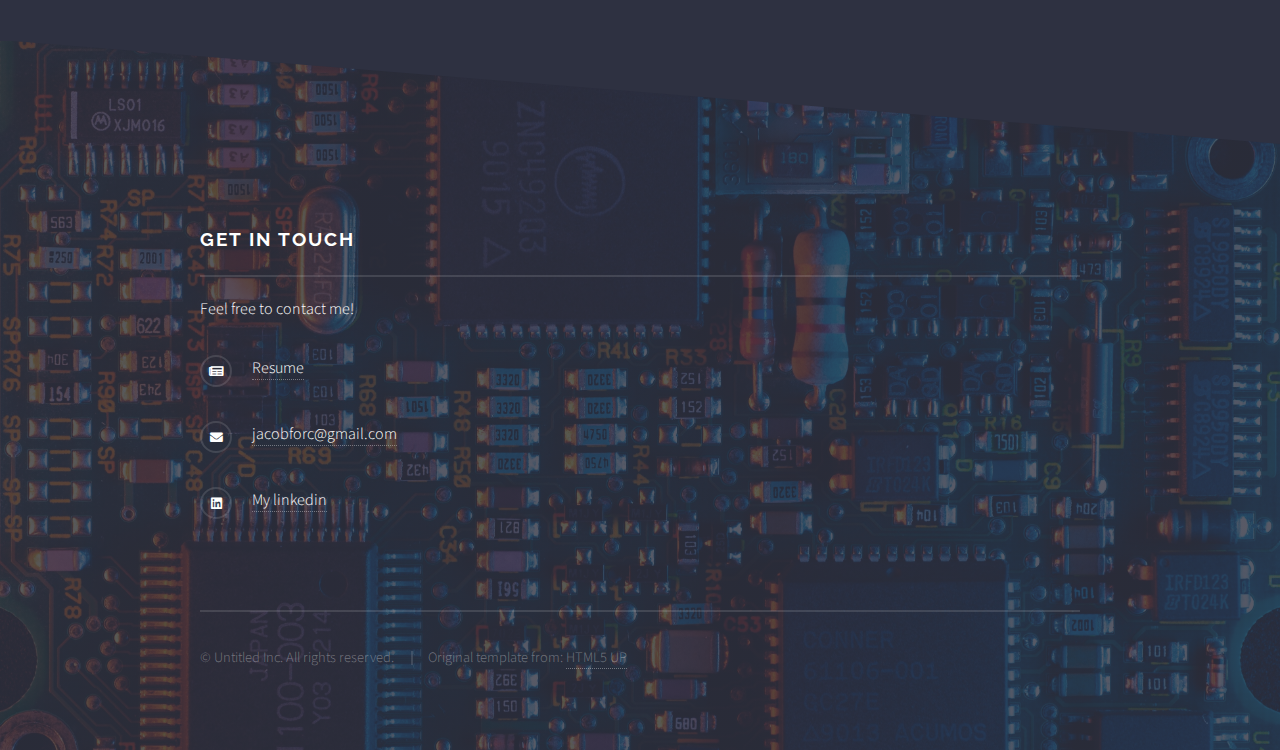
<file: SchoolWork.html>
<!DOCTYPE HTML>
<!--
	Solid State by HTML5 UP
	html5up.net | @ajlkn
	Free for personal and commercial use under the CCA 3.0 license (html5up.net/license)
-->
<html>
	<head>
		<title>Jacob Forcht Portfolio</title>
		<meta charset="utf-8" />
		<meta name="viewport" content="width=device-width, initial-scale=1, user-scalable=no" />
		<link rel="stylesheet" href="assets/css/main.css" />
		<noscript><link rel="stylesheet" href="assets/css/noscript.css" /></noscript>
	</head>
	<body class="is-preload">

		<!-- Page Wrapper -->
			<div id="page-wrapper">

				<!-- Header -->
					<header id="header">
						<h1><a href="index.html">My Portfolio</a></h1>
						<nav>
							<a href="#menu">Menu</a>
						</nav>
					</header>

				<!-- Menu -->
					<nav id="menu">
						<div class="inner">
							<h2>Menu</h2>
							<ul class="links">
								<li><a href="index.html">Home</a></li>
								<li><a href="SchoolWork.html">School Experience</a></li>
								<li><a href="JobExo.html">Work Experience</a></li>
								<li><a href="assets\pdfs\resume.pdf">Resume</a></li>

							</ul>
							<a href="#" class="close">Close</a>
						</div>
					</nav>

				<!-- Wrapper -->
					<section id="wrapper">
						<header>
							<div class="inner">
								<h2>University of Louisville</h2>
								<p>Bachelor of Science in Business Administration. Major: Computer Information Systems</p>
								<p>Expected May 2023</p>
							</div>
						</header>

						<!-- Content -->
							<div class="wrapper">
								<div class="inner">

									<h3 class="major">Computer Information Systems classes I've Taken:</h3>
									

									<section class="features">
										<article>
										
											<h3 class="major">CIS 199</h3>
											<p>Software Development 1</p>
											<a href="CIS199.html" class="special">Learn more</a>
										</article>
										
											<article>
											
												<h3 class="major">CIS 200</h3>
												<p>Software Development 2</p>
												<a href="CIS200.html" class="special">Learn more</a>
											</article>
									
										<article>
											
											<h3 class="major">CIS 310</h3>
											<p>Database Design</p>
											<a href="CIS310.html" class="special">Learn more</a>
										</article>
										<article>
										
											<h3 class="major">CIS 320</h3>
											<p>Systems Analysis and Design</p>
											<a href="CIS320.html" class="special">Learn more</a>
										</article>
										<article>
										
											<h3 class="major">CIS 350</h3>
											<p>Infrastructure Technology</p>
											<a href="CIS350.html" class="special">Learn more</a>
										</article>
										<article>
									
											<h3 class="major">CIS 481</h3> 
											<p>Introduction to Information Security</p>
											
											<a href="CIS481.html" class="special">Learn more</a>
										</article>
										<article>
										
											<h3 class="major">CIS 410</h3>
											<p>Management of Information Systems</p>
											<a href="CIS410.html" class="special">Learn more</a>
										</article>
									</section>

								</div>
							</div>

					</section>

				<!-- Footer -->
					<section id="footer">
						<div class="inner">
							<h2 class="major">Get in touch</h2>
							<p>Feel free to contact me!</p>

							<ul class="contact">
								<li class="icon solid fa-newspaper"><a href="assets\pdfs\resume.pdf">Resume</a></li>
								<li class="icon solid fa-envelope"><a href="mailto:jacobforc@gmail.com">jacobforc@gmail.com</a></li>
								<li class="icon brands fa-linkedin"><a href="https://www.linkedin.com/in/jacob-forcht-03749b1b8/">My linkedin</a></li>
							</ul>
							<ul class="copyright">
								<li>&copy; Untitled Inc. All rights reserved.</li>
								<li>Original template from: <a href="http://html5up.net">HTML5 UP</a></li>
							</ul>
						</div>
					</section>

			</div>

		<!-- Scripts -->
			<script src="assets/js/jquery.min.js"></script>
			<script src="assets/js/jquery.scrollex.min.js"></script>
			<script src="assets/js/browser.min.js"></script>
			<script src="assets/js/breakpoints.min.js"></script>
			<script src="assets/js/util.js"></script>
			<script src="assets/js/main.js"></script>

	</body>
</html>
</file>
<file: assets/css/noscript.css>
/*
	Solid State by HTML5 UP
	html5up.net | @ajlkn
	Free for personal and commercial use under the CCA 3.0 license (html5up.net/license)
*/

/* Banner */

	body.is-preload #banner .logo {
		-moz-transform: none;
		-webkit-transform: none;
		-ms-transform: none;
		transform: none;
		opacity: 1;
	}

	body.is-preload #banner h2 {
		opacity: 1;
		-moz-transform: none;
		-webkit-transform: none;
		-ms-transform: none;
		transform: none;
		-moz-filter: none;
		-webkit-filter: none;
		-ms-filter: none;
		filter: none;
	}

	body.is-preload #banner p {
		opacity: 01;
		-moz-transform: none;
		-webkit-transform: none;
		-ms-transform: none;
		transform: none;
		-moz-filter: none;
		-webkit-filter: none;
		-ms-filter: none;
		filter: none;
	}
</file>
<file: assets/css/main.css>
@import url(fontawesome-all.min.css);
@import url("https://fonts.googleapis.com/css?family=Raleway:200,700|Source+Sans+Pro:300,600,300italic,600italic");

/*
	Solid State by HTML5 UP
	html5up.net | @ajlkn
	Free for personal and commercial use under the CCA 3.0 license (html5up.net/license)
*/

html, body, div, span, applet, object,
iframe, h1, h2, h3, h4, h5, h6, p, blockquote,
pre, a, abbr, acronym, address, big, cite,
code, del, dfn, em, img, ins, kbd, q, s, samp,
small, strike, strong, sub, sup, tt, var, b,
u, i, center, dl, dt, dd, ol, ul, li, fieldset,
form, label, legend, table, caption, tbody,
tfoot, thead, tr, th, td, article, aside,
canvas, details, embed, figure, figcaption,
footer, header, hgroup, menu, nav, output, ruby,
section, summary, time, mark, audio, video {
	margin: 0;
	padding: 0;
	border: 0;
	font-size: 100%;
	font: inherit;
	vertical-align: baseline;}

article, aside, details, figcaption, figure,
footer, header, hgroup, menu, nav, section {
	display: block;}

body {
	line-height: 1;
}

ol, ul {
	list-style: none;
}

blockquote, q {
	quotes: none;
}

	blockquote:before, blockquote:after, q:before, q:after {
		content: '';
		content: none;
	}

table {
	border-collapse: collapse;
	border-spacing: 0;
}

body {
	-webkit-text-size-adjust: none;
}

mark {
	background-color: transparent;
	color: inherit;
}

input::-moz-focus-inner {
	border: 0;
	padding: 0;
}

input, select, textarea {
	-moz-appearance: none;
	-webkit-appearance: none;
	-ms-appearance: none;
	appearance: none;
}

/* Basic */

	@-ms-viewport {
		width: device-width;
	}

	body {
		-ms-overflow-style: scrollbar;
	}

	@media screen and (max-width: 480px) {

		html, body {
			min-width: 320px;
		}

	}

	html {
		box-sizing: border-box;
	}

	*, *:before, *:after {
		box-sizing: inherit;
	}

	body {
		background-color: #000000;
		background-image: linear-gradient(to top, rgba(46, 49, 65, 0.8), rgba(46, 49, 65, 0.8)), url("../../images/background.jpg");
		background-size: auto,
 cover;
		background-attachment: fixed,
 fixed;
		background-position: center,
 center;
	}

		body.is-preload *, body.is-preload *:before, body.is-preload *:after {
			-moz-animation: none !important;
			-webkit-animation: none !important;
			-ms-animation: none !important;
			animation: none !important;
			-moz-transition: none !important;
			-webkit-transition: none !important;
			-ms-transition: none !important;
			transition: none !important;
		}

/* Type */

	body, input, select, textarea {
		color: #ffffff;
		font-family: "Source Sans Pro", Helvetica, sans-serif;
		font-size: 16.5pt;
		font-weight: 300;
		line-height: 1.65;
	}

		@media screen and (max-width: 1680px) {

			body, input, select, textarea {
				font-size: 13pt;
			}

		}

		@media screen and (max-width: 1280px) {

			body, input, select, textarea {
				font-size: 12pt;
			}

		}

		@media screen and (max-width: 980px) {

			body, input, select, textarea {
				font-size: 12pt;
			}

		}

		@media screen and (max-width: 736px) {

			body, input, select, textarea {
				font-size: 12pt;
			}

		}

		@media screen and (max-width: 480px) {

			body, input, select, textarea {
				font-size: 12pt;
			}

		}

	a {
		-moz-transition: color 0.2s ease-in-out, border-bottom-color 0.2s ease-in-out;
		-webkit-transition: color 0.2s ease-in-out, border-bottom-color 0.2s ease-in-out;
		-ms-transition: color 0.2s ease-in-out, border-bottom-color 0.2s ease-in-out;
		transition: color 0.2s ease-in-out, border-bottom-color 0.2s ease-in-out;
		border-bottom: dotted 1px rgba(255, 255, 255, 0.35);
		color: #ffffff;
		text-decoration: none;
	}

		a:hover {
			border-bottom-color: transparent;
			color: #ffffff !important;
		}

		a.special:not(.button) {
			text-decoration: none;
			border-bottom: 0;
			display: block;
			font-family: Raleway, Helvetica, sans-serif;
			font-size: 0.8em;
			font-weight: 700;
			letter-spacing: 0.1em;
			margin: 0 0 2em 0;
			text-transform: uppercase;
		}

			a.special:not(.button):before {
				-moz-osx-font-smoothing: grayscale;
				-webkit-font-smoothing: antialiased;
				display: inline-block;
				font-style: normal;
				font-variant: normal;
				text-rendering: auto;
				line-height: 1;
				text-transform: none !important;
				font-family: 'Font Awesome 5 Free';
				font-weight: 900;
			}

			a.special:not(.button):before {
				-moz-transition: background-color 0.2s ease-in-out;
				-webkit-transition: background-color 0.2s ease-in-out;
				-ms-transition: background-color 0.2s ease-in-out;
				transition: background-color 0.2s ease-in-out;
				border-radius: 100%;
				border: solid 2px rgba(255, 255, 255, 0.125);
				content: '\f105';
				display: inline-block;
				font-size: 1.25em;
				height: 2em;
				line-height: 1.75em;
				margin-right: 0.85em;
				text-align: center;
				text-indent: 0.15em;
				vertical-align: middle;
				width: 2em;
			}

			a.special:not(.button):hover:before {
				background-color: rgba(255, 255, 255, 0.025);
			}

			a.special:not(.button):active:before {
				background-color: rgba(255, 255, 255, 0.075);
			}

	strong, b {
		color: #ffffff;
		font-weight: 600;
	}

	em, i {
		font-style: italic;
	}

	p {
		margin: 0 0 2em 0;
	}

	h1, h2, h3, h4, h5, h6 {
		color: #ffffff;
		font-family: Raleway, Helvetica, sans-serif;
		font-weight: 700;
		letter-spacing: 0.1em;
		margin: 0 0 1em 0;
		text-transform: uppercase;
	}

		h1 a, h2 a, h3 a, h4 a, h5 a, h6 a {
			color: inherit;
			text-decoration: none;
			border-bottom: 0;
		}

		h1 span, h2 span, h3 span, h4 span, h5 span, h6 span {
			font-weight: 200;
		}

		h1.major, h2.major, h3.major, h4.major, h5.major, h6.major {
			padding-bottom: 1em;
			border-bottom: solid 2px rgba(255, 255, 255, 0.125);
		}

	h2 {
		font-size: 1.2em;
	}

	h3 {
		font-size: 0.9em;
	}

	h4 {
		font-size: 0.7em;
	}

	h5 {
		font-size: 0.7em;
	}

	h6 {
		font-size: 0.7em;
	}

	@media screen and (max-width: 736px) {

		h2 {
			font-size: 1em;
		}

		h3 {
			font-size: 0.8em;
		}

	}

	sub {
		font-size: 0.8em;
		position: relative;
		top: 0.5em;
	}

	sup {
		font-size: 0.8em;
		position: relative;
		top: -0.5em;
	}

	blockquote {
		border-left: solid 4px rgba(255, 255, 255, 0.125);
		font-style: italic;
		margin: 0 0 2em 0;
		padding: 0.5em 0 0.5em 2em;
	}

	code {
		background: rgba(255, 255, 255, 0.025);
		border-radius: 5px;
		border: solid 2px rgba(255, 255, 255, 0.125);
		font-family: "Courier New", monospace;
		font-size: 0.9em;
		margin: 0 0.25em;
		padding: 0.25em 0.65em;
	}

	pre {
		-webkit-overflow-scrolling: touch;
		font-family: "Courier New", monospace;
		font-size: 0.9em;
		margin: 0 0 2em 0;
	}

		pre code {
			display: block;
			line-height: 1.75em;
			padding: 1em 1.5em;
			overflow-x: auto;
		}

	hr {
		border: 0;
		border-bottom: solid 2px rgba(255, 255, 255, 0.125);
		margin: 2.5em 0;
	}

		hr.major {
			margin: 4em 0;
		}

	.align-left {
		text-align: left;
	}

	.align-center {
		text-align: center;
	}

	.align-right {
		text-align: right;
	}

/* Row */

	.row {
		display: flex;
		flex-wrap: wrap;
		box-sizing: border-box;
		align-items: stretch;
	}

		.row > * {
			box-sizing: border-box;
		}

		.row.gtr-uniform > * > :last-child {
			margin-bottom: 0;
		}

		.row.aln-left {
			justify-content: flex-start;
		}

		.row.aln-center {
			justify-content: center;
		}

		.row.aln-right {
			justify-content: flex-end;
		}

		.row.aln-top {
			align-items: flex-start;
		}

		.row.aln-middle {
			align-items: center;
		}

		.row.aln-bottom {
			align-items: flex-end;
		}

		.row > .imp {
			order: -1;
		}

		.row > .col-1 {
			width: 8.33333%;
		}

		.row > .off-1 {
			margin-left: 8.33333%;
		}

		.row > .col-2 {
			width: 16.66667%;
		}

		.row > .off-2 {
			margin-left: 16.66667%;
		}

		.row > .col-3 {
			width: 25%;
		}

		.row > .off-3 {
			margin-left: 25%;
		}

		.row > .col-4 {
			width: 33.33333%;
		}

		.row > .off-4 {
			margin-left: 33.33333%;
		}

		.row > .col-5 {
			width: 41.66667%;
		}

		.row > .off-5 {
			margin-left: 41.66667%;
		}

		.row > .col-6 {
			width: 50%;
		}

		.row > .off-6 {
			margin-left: 50%;
		}

		.row > .col-7 {
			width: 58.33333%;
		}

		.row > .off-7 {
			margin-left: 58.33333%;
		}

		.row > .col-8 {
			width: 66.66667%;
		}

		.row > .off-8 {
			margin-left: 66.66667%;
		}

		.row > .col-9 {
			width: 75%;
		}

		.row > .off-9 {
			margin-left: 75%;
		}

		.row > .col-10 {
			width: 83.33333%;
		}

		.row > .off-10 {
			margin-left: 83.33333%;
		}

		.row > .col-11 {
			width: 91.66667%;
		}

		.row > .off-11 {
			margin-left: 91.66667%;
		}

		.row > .col-12 {
			width: 100%;
		}

		.row > .off-12 {
			margin-left: 100%;
		}

		.row.gtr-0 {
			margin-top: 0;
			margin-left: 0em;
		}

			.row.gtr-0 > * {
				padding: 0 0 0 0em;
			}

			.row.gtr-0.gtr-uniform {
				margin-top: 0em;
			}

				.row.gtr-0.gtr-uniform > * {
					padding-top: 0em;
				}

		.row.gtr-25 {
			margin-top: 0;
			margin-left: -0.4375em;
		}

			.row.gtr-25 > * {
				padding: 0 0 0 0.4375em;
			}

			.row.gtr-25.gtr-uniform {
				margin-top: -0.4375em;
			}

				.row.gtr-25.gtr-uniform > * {
					padding-top: 0.4375em;
				}

		.row.gtr-50 {
			margin-top: 0;
			margin-left: -0.875em;
		}

			.row.gtr-50 > * {
				padding: 0 0 0 0.875em;
			}

			.row.gtr-50.gtr-uniform {
				margin-top: -0.875em;
			}

				.row.gtr-50.gtr-uniform > * {
					padding-top: 0.875em;
				}

		.row {
			margin-top: 0;
			margin-left: -1.75em;
		}

			.row > * {
				padding: 0 0 0 1.75em;
			}

			.row.gtr-uniform {
				margin-top: -1.75em;
			}

				.row.gtr-uniform > * {
					padding-top: 1.75em;
				}

		.row.gtr-150 {
			margin-top: 0;
			margin-left: -2.625em;
		}

			.row.gtr-150 > * {
				padding: 0 0 0 2.625em;
			}

			.row.gtr-150.gtr-uniform {
				margin-top: -2.625em;
			}

				.row.gtr-150.gtr-uniform > * {
					padding-top: 2.625em;
				}

		.row.gtr-200 {
			margin-top: 0;
			margin-left: -3.5em;
		}

			.row.gtr-200 > * {
				padding: 0 0 0 3.5em;
			}

			.row.gtr-200.gtr-uniform {
				margin-top: -3.5em;
			}

				.row.gtr-200.gtr-uniform > * {
					padding-top: 3.5em;
				}

		@media screen and (max-width: 1680px) {

			.row {
				display: flex;
				flex-wrap: wrap;
				box-sizing: border-box;
				align-items: stretch;
			}

				.row > * {
					box-sizing: border-box;
				}

				.row.gtr-uniform > * > :last-child {
					margin-bottom: 0;
				}

				.row.aln-left {
					justify-content: flex-start;
				}

				.row.aln-center {
					justify-content: center;
				}

				.row.aln-right {
					justify-content: flex-end;
				}

				.row.aln-top {
					align-items: flex-start;
				}

				.row.aln-middle {
					align-items: center;
				}

				.row.aln-bottom {
					align-items: flex-end;
				}

				.row > .imp-xlarge {
					order: -1;
				}

				.row > .col-1-xlarge {
					width: 8.33333%;
				}

				.row > .off-1-xlarge {
					margin-left: 8.33333%;
				}

				.row > .col-2-xlarge {
					width: 16.66667%;
				}

				.row > .off-2-xlarge {
					margin-left: 16.66667%;
				}

				.row > .col-3-xlarge {
					width: 25%;
				}

				.row > .off-3-xlarge {
					margin-left: 25%;
				}

				.row > .col-4-xlarge {
					width: 33.33333%;
				}

				.row > .off-4-xlarge {
					margin-left: 33.33333%;
				}

				.row > .col-5-xlarge {
					width: 41.66667%;
				}

				.row > .off-5-xlarge {
					margin-left: 41.66667%;
				}

				.row > .col-6-xlarge {
					width: 50%;
				}

				.row > .off-6-xlarge {
					margin-left: 50%;
				}

				.row > .col-7-xlarge {
					width: 58.33333%;
				}

				.row > .off-7-xlarge {
					margin-left: 58.33333%;
				}

				.row > .col-8-xlarge {
					width: 66.66667%;
				}

				.row > .off-8-xlarge {
					margin-left: 66.66667%;
				}

				.row > .col-9-xlarge {
					width: 75%;
				}

				.row > .off-9-xlarge {
					margin-left: 75%;
				}

				.row > .col-10-xlarge {
					width: 83.33333%;
				}

				.row > .off-10-xlarge {
					margin-left: 83.33333%;
				}

				.row > .col-11-xlarge {
					width: 91.66667%;
				}

				.row > .off-11-xlarge {
					margin-left: 91.66667%;
				}

				.row > .col-12-xlarge {
					width: 100%;
				}

				.row > .off-12-xlarge {
					margin-left: 100%;
				}

				.row.gtr-0 {
					margin-top: 0;
					margin-left: 0em;
				}

					.row.gtr-0 > * {
						padding: 0 0 0 0em;
					}

					.row.gtr-0.gtr-uniform {
						margin-top: 0em;
					}

						.row.gtr-0.gtr-uniform > * {
							padding-top: 0em;
						}

				.row.gtr-25 {
					margin-top: 0;
					margin-left: -0.4375em;
				}

					.row.gtr-25 > * {
						padding: 0 0 0 0.4375em;
					}

					.row.gtr-25.gtr-uniform {
						margin-top: -0.4375em;
					}

						.row.gtr-25.gtr-uniform > * {
							padding-top: 0.4375em;
						}

				.row.gtr-50 {
					margin-top: 0;
					margin-left: -0.875em;
				}

					.row.gtr-50 > * {
						padding: 0 0 0 0.875em;
					}

					.row.gtr-50.gtr-uniform {
						margin-top: -0.875em;
					}

						.row.gtr-50.gtr-uniform > * {
							padding-top: 0.875em;
						}

				.row {
					margin-top: 0;
					margin-left: -1.75em;
				}

					.row > * {
						padding: 0 0 0 1.75em;
					}

					.row.gtr-uniform {
						margin-top: -1.75em;
					}

						.row.gtr-uniform > * {
							padding-top: 1.75em;
						}

				.row.gtr-150 {
					margin-top: 0;
					margin-left: -2.625em;
				}

					.row.gtr-150 > * {
						padding: 0 0 0 2.625em;
					}

					.row.gtr-150.gtr-uniform {
						margin-top: -2.625em;
					}

						.row.gtr-150.gtr-uniform > * {
							padding-top: 2.625em;
						}

				.row.gtr-200 {
					margin-top: 0;
					margin-left: -3.5em;
				}

					.row.gtr-200 > * {
						padding: 0 0 0 3.5em;
					}

					.row.gtr-200.gtr-uniform {
						margin-top: -3.5em;
					}

						.row.gtr-200.gtr-uniform > * {
							padding-top: 3.5em;
						}

		}

		@media screen and (max-width: 1280px) {

			.row {
				display: flex;
				flex-wrap: wrap;
				box-sizing: border-box;
				align-items: stretch;
			}

				.row > * {
					box-sizing: border-box;
				}

				.row.gtr-uniform > * > :last-child {
					margin-bottom: 0;
				}

				.row.aln-left {
					justify-content: flex-start;
				}

				.row.aln-center {
					justify-content: center;
				}

				.row.aln-right {
					justify-content: flex-end;
				}

				.row.aln-top {
					align-items: flex-start;
				}

				.row.aln-middle {
					align-items: center;
				}

				.row.aln-bottom {
					align-items: flex-end;
				}

				.row > .imp-large {
					order: -1;
				}

				.row > .col-1-large {
					width: 8.33333%;
				}

				.row > .off-1-large {
					margin-left: 8.33333%;
				}

				.row > .col-2-large {
					width: 16.66667%;
				}

				.row > .off-2-large {
					margin-left: 16.66667%;
				}

				.row > .col-3-large {
					width: 25%;
				}

				.row > .off-3-large {
					margin-left: 25%;
				}

				.row > .col-4-large {
					width: 33.33333%;
				}

				.row > .off-4-large {
					margin-left: 33.33333%;
				}

				.row > .col-5-large {
					width: 41.66667%;
				}

				.row > .off-5-large {
					margin-left: 41.66667%;
				}

				.row > .col-6-large {
					width: 50%;
				}

				.row > .off-6-large {
					margin-left: 50%;
				}

				.row > .col-7-large {
					width: 58.33333%;
				}

				.row > .off-7-large {
					margin-left: 58.33333%;
				}

				.row > .col-8-large {
					width: 66.66667%;
				}

				.row > .off-8-large {
					margin-left: 66.66667%;
				}

				.row > .col-9-large {
					width: 75%;
				}

				.row > .off-9-large {
					margin-left: 75%;
				}

				.row > .col-10-large {
					width: 83.33333%;
				}

				.row > .off-10-large {
					margin-left: 83.33333%;
				}

				.row > .col-11-large {
					width: 91.66667%;
				}

				.row > .off-11-large {
					margin-left: 91.66667%;
				}

				.row > .col-12-large {
					width: 100%;
				}

				.row > .off-12-large {
					margin-left: 100%;
				}

				.row.gtr-0 {
					margin-top: 0;
					margin-left: 0em;
				}

					.row.gtr-0 > * {
						padding: 0 0 0 0em;
					}

					.row.gtr-0.gtr-uniform {
						margin-top: 0em;
					}

						.row.gtr-0.gtr-uniform > * {
							padding-top: 0em;
						}

				.row.gtr-25 {
					margin-top: 0;
					margin-left: -0.4375em;
				}

					.row.gtr-25 > * {
						padding: 0 0 0 0.4375em;
					}

					.row.gtr-25.gtr-uniform {
						margin-top: -0.4375em;
					}

						.row.gtr-25.gtr-uniform > * {
							padding-top: 0.4375em;
						}

				.row.gtr-50 {
					margin-top: 0;
					margin-left: -0.875em;
				}

					.row.gtr-50 > * {
						padding: 0 0 0 0.875em;
					}

					.row.gtr-50.gtr-uniform {
						margin-top: -0.875em;
					}

						.row.gtr-50.gtr-uniform > * {
							padding-top: 0.875em;
						}

				.row {
					margin-top: 0;
					margin-left: -1.75em;
				}

					.row > * {
						padding: 0 0 0 1.75em;
					}

					.row.gtr-uniform {
						margin-top: -1.75em;
					}

						.row.gtr-uniform > * {
							padding-top: 1.75em;
						}

				.row.gtr-150 {
					margin-top: 0;
					margin-left: -2.625em;
				}

					.row.gtr-150 > * {
						padding: 0 0 0 2.625em;
					}

					.row.gtr-150.gtr-uniform {
						margin-top: -2.625em;
					}

						.row.gtr-150.gtr-uniform > * {
							padding-top: 2.625em;
						}

				.row.gtr-200 {
					margin-top: 0;
					margin-left: -3.5em;
				}

					.row.gtr-200 > * {
						padding: 0 0 0 3.5em;
					}

					.row.gtr-200.gtr-uniform {
						margin-top: -3.5em;
					}

						.row.gtr-200.gtr-uniform > * {
							padding-top: 3.5em;
						}

		}

		@media screen and (max-width: 980px) {

			.row {
				display: flex;
				flex-wrap: wrap;
				box-sizing: border-box;
				align-items: stretch;
			}

				.row > * {
					box-sizing: border-box;
				}

				.row.gtr-uniform > * > :last-child {
					margin-bottom: 0;
				}

				.row.aln-left {
					justify-content: flex-start;
				}

				.row.aln-center {
					justify-content: center;
				}

				.row.aln-right {
					justify-content: flex-end;
				}

				.row.aln-top {
					align-items: flex-start;
				}

				.row.aln-middle {
					align-items: center;
				}

				.row.aln-bottom {
					align-items: flex-end;
				}

				.row > .imp-medium {
					order: -1;
				}

				.row > .col-1-medium {
					width: 8.33333%;
				}

				.row > .off-1-medium {
					margin-left: 8.33333%;
				}

				.row > .col-2-medium {
					width: 16.66667%;
				}

				.row > .off-2-medium {
					margin-left: 16.66667%;
				}

				.row > .col-3-medium {
					width: 25%;
				}

				.row > .off-3-medium {
					margin-left: 25%;
				}

				.row > .col-4-medium {
					width: 33.33333%;
				}

				.row > .off-4-medium {
					margin-left: 33.33333%;
				}

				.row > .col-5-medium {
					width: 41.66667%;
				}

				.row > .off-5-medium {
					margin-left: 41.66667%;
				}

				.row > .col-6-medium {
					width: 50%;
				}

				.row > .off-6-medium {
					margin-left: 50%;
				}

				.row > .col-7-medium {
					width: 58.33333%;
				}

				.row > .off-7-medium {
					margin-left: 58.33333%;
				}

				.row > .col-8-medium {
					width: 66.66667%;
				}

				.row > .off-8-medium {
					margin-left: 66.66667%;
				}

				.row > .col-9-medium {
					width: 75%;
				}

				.row > .off-9-medium {
					margin-left: 75%;
				}

				.row > .col-10-medium {
					width: 83.33333%;
				}

				.row > .off-10-medium {
					margin-left: 83.33333%;
				}

				.row > .col-11-medium {
					width: 91.66667%;
				}

				.row > .off-11-medium {
					margin-left: 91.66667%;
				}

				.row > .col-12-medium {
					width: 100%;
				}

				.row > .off-12-medium {
					margin-left: 100%;
				}

				.row.gtr-0 {
					margin-top: 0;
					margin-left: 0em;
				}

					.row.gtr-0 > * {
						padding: 0 0 0 0em;
					}

					.row.gtr-0.gtr-uniform {
						margin-top: 0em;
					}

						.row.gtr-0.gtr-uniform > * {
							padding-top: 0em;
						}

				.row.gtr-25 {
					margin-top: 0;
					margin-left: -0.4375em;
				}

					.row.gtr-25 > * {
						padding: 0 0 0 0.4375em;
					}

					.row.gtr-25.gtr-uniform {
						margin-top: -0.4375em;
					}

						.row.gtr-25.gtr-uniform > * {
							padding-top: 0.4375em;
						}

				.row.gtr-50 {
					margin-top: 0;
					margin-left: -0.875em;
				}

					.row.gtr-50 > * {
						padding: 0 0 0 0.875em;
					}

					.row.gtr-50.gtr-uniform {
						margin-top: -0.875em;
					}

						.row.gtr-50.gtr-uniform > * {
							padding-top: 0.875em;
						}

				.row {
					margin-top: 0;
					margin-left: -1.75em;
				}

					.row > * {
						padding: 0 0 0 1.75em;
					}

					.row.gtr-uniform {
						margin-top: -1.75em;
					}

						.row.gtr-uniform > * {
							padding-top: 1.75em;
						}

				.row.gtr-150 {
					margin-top: 0;
					margin-left: -2.625em;
				}

					.row.gtr-150 > * {
						padding: 0 0 0 2.625em;
					}

					.row.gtr-150.gtr-uniform {
						margin-top: -2.625em;
					}

						.row.gtr-150.gtr-uniform > * {
							padding-top: 2.625em;
						}

				.row.gtr-200 {
					margin-top: 0;
					margin-left: -3.5em;
				}

					.row.gtr-200 > * {
						padding: 0 0 0 3.5em;
					}

					.row.gtr-200.gtr-uniform {
						margin-top: -3.5em;
					}

						.row.gtr-200.gtr-uniform > * {
							padding-top: 3.5em;
						}

		}

		@media screen and (max-width: 736px) {

			.row {
				display: flex;
				flex-wrap: wrap;
				box-sizing: border-box;
				align-items: stretch;
			}

				.row > * {
					box-sizing: border-box;
				}

				.row.gtr-uniform > * > :last-child {
					margin-bottom: 0;
				}

				.row.aln-left {
					justify-content: flex-start;
				}

				.row.aln-center {
					justify-content: center;
				}

				.row.aln-right {
					justify-content: flex-end;
				}

				.row.aln-top {
					align-items: flex-start;
				}

				.row.aln-middle {
					align-items: center;
				}

				.row.aln-bottom {
					align-items: flex-end;
				}

				.row > .imp-small {
					order: -1;
				}

				.row > .col-1-small {
					width: 8.33333%;
				}

				.row > .off-1-small {
					margin-left: 8.33333%;
				}

				.row > .col-2-small {
					width: 16.66667%;
				}

				.row > .off-2-small {
					margin-left: 16.66667%;
				}

				.row > .col-3-small {
					width: 25%;
				}

				.row > .off-3-small {
					margin-left: 25%;
				}

				.row > .col-4-small {
					width: 33.33333%;
				}

				.row > .off-4-small {
					margin-left: 33.33333%;
				}

				.row > .col-5-small {
					width: 41.66667%;
				}

				.row > .off-5-small {
					margin-left: 41.66667%;
				}

				.row > .col-6-small {
					width: 50%;
				}

				.row > .off-6-small {
					margin-left: 50%;
				}

				.row > .col-7-small {
					width: 58.33333%;
				}

				.row > .off-7-small {
					margin-left: 58.33333%;
				}

				.row > .col-8-small {
					width: 66.66667%;
				}

				.row > .off-8-small {
					margin-left: 66.66667%;
				}

				.row > .col-9-small {
					width: 75%;
				}

				.row > .off-9-small {
					margin-left: 75%;
				}

				.row > .col-10-small {
					width: 83.33333%;
				}

				.row > .off-10-small {
					margin-left: 83.33333%;
				}

				.row > .col-11-small {
					width: 91.66667%;
				}

				.row > .off-11-small {
					margin-left: 91.66667%;
				}

				.row > .col-12-small {
					width: 100%;
				}

				.row > .off-12-small {
					margin-left: 100%;
				}

				.row.gtr-0 {
					margin-top: 0;
					margin-left: 0em;
				}

					.row.gtr-0 > * {
						padding: 0 0 0 0em;
					}

					.row.gtr-0.gtr-uniform {
						margin-top: 0em;
					}

						.row.gtr-0.gtr-uniform > * {
							padding-top: 0em;
						}

				.row.gtr-25 {
					margin-top: 0;
					margin-left: -0.3125em;
				}

					.row.gtr-25 > * {
						padding: 0 0 0 0.3125em;
					}

					.row.gtr-25.gtr-uniform {
						margin-top: -0.3125em;
					}

						.row.gtr-25.gtr-uniform > * {
							padding-top: 0.3125em;
						}

				.row.gtr-50 {
					margin-top: 0;
					margin-left: -0.625em;
				}

					.row.gtr-50 > * {
						padding: 0 0 0 0.625em;
					}

					.row.gtr-50.gtr-uniform {
						margin-top: -0.625em;
					}

						.row.gtr-50.gtr-uniform > * {
							padding-top: 0.625em;
						}

				.row {
					margin-top: 0;
					margin-left: -1.25em;
				}

					.row > * {
						padding: 0 0 0 1.25em;
					}

					.row.gtr-uniform {
						margin-top: -1.25em;
					}

						.row.gtr-uniform > * {
							padding-top: 1.25em;
						}

				.row.gtr-150 {
					margin-top: 0;
					margin-left: -1.875em;
				}

					.row.gtr-150 > * {
						padding: 0 0 0 1.875em;
					}

					.row.gtr-150.gtr-uniform {
						margin-top: -1.875em;
					}

						.row.gtr-150.gtr-uniform > * {
							padding-top: 1.875em;
						}

				.row.gtr-200 {
					margin-top: 0;
					margin-left: -2.5em;
				}

					.row.gtr-200 > * {
						padding: 0 0 0 2.5em;
					}

					.row.gtr-200.gtr-uniform {
						margin-top: -2.5em;
					}

						.row.gtr-200.gtr-uniform > * {
							padding-top: 2.5em;
						}

		}

		@media screen and (max-width: 480px) {

			.row {
				display: flex;
				flex-wrap: wrap;
				box-sizing: border-box;
				align-items: stretch;
			}

				.row > * {
					box-sizing: border-box;
				}

				.row.gtr-uniform > * > :last-child {
					margin-bottom: 0;
				}

				.row.aln-left {
					justify-content: flex-start;
				}

				.row.aln-center {
					justify-content: center;
				}

				.row.aln-right {
					justify-content: flex-end;
				}

				.row.aln-top {
					align-items: flex-start;
				}

				.row.aln-middle {
					align-items: center;
				}

				.row.aln-bottom {
					align-items: flex-end;
				}

				.row > .imp-xsmall {
					order: -1;
				}

				.row > .col-1-xsmall {
					width: 8.33333%;
				}

				.row > .off-1-xsmall {
					margin-left: 8.33333%;
				}

				.row > .col-2-xsmall {
					width: 16.66667%;
				}

				.row > .off-2-xsmall {
					margin-left: 16.66667%;
				}

				.row > .col-3-xsmall {
					width: 25%;
				}

				.row > .off-3-xsmall {
					margin-left: 25%;
				}

				.row > .col-4-xsmall {
					width: 33.33333%;
				}

				.row > .off-4-xsmall {
					margin-left: 33.33333%;
				}

				.row > .col-5-xsmall {
					width: 41.66667%;
				}

				.row > .off-5-xsmall {
					margin-left: 41.66667%;
				}

				.row > .col-6-xsmall {
					width: 50%;
				}

				.row > .off-6-xsmall {
					margin-left: 50%;
				}

				.row > .col-7-xsmall {
					width: 58.33333%;
				}

				.row > .off-7-xsmall {
					margin-left: 58.33333%;
				}

				.row > .col-8-xsmall {
					width: 66.66667%;
				}

				.row > .off-8-xsmall {
					margin-left: 66.66667%;
				}

				.row > .col-9-xsmall {
					width: 75%;
				}

				.row > .off-9-xsmall {
					margin-left: 75%;
				}

				.row > .col-10-xsmall {
					width: 83.33333%;
				}

				.row > .off-10-xsmall {
					margin-left: 83.33333%;
				}

				.row > .col-11-xsmall {
					width: 91.66667%;
				}

				.row > .off-11-xsmall {
					margin-left: 91.66667%;
				}

				.row > .col-12-xsmall {
					width: 100%;
				}

				.row > .off-12-xsmall {
					margin-left: 100%;
				}

				.row.gtr-0 {
					margin-top: 0;
					margin-left: 0em;
				}

					.row.gtr-0 > * {
						padding: 0 0 0 0em;
					}

					.row.gtr-0.gtr-uniform {
						margin-top: 0em;
					}

						.row.gtr-0.gtr-uniform > * {
							padding-top: 0em;
						}

				.row.gtr-25 {
					margin-top: 0;
					margin-left: -0.3125em;
				}

					.row.gtr-25 > * {
						padding: 0 0 0 0.3125em;
					}

					.row.gtr-25.gtr-uniform {
						margin-top: -0.3125em;
					}

						.row.gtr-25.gtr-uniform > * {
							padding-top: 0.3125em;
						}

				.row.gtr-50 {
					margin-top: 0;
					margin-left: -0.625em;
				}

					.row.gtr-50 > * {
						padding: 0 0 0 0.625em;
					}

					.row.gtr-50.gtr-uniform {
						margin-top: -0.625em;
					}

						.row.gtr-50.gtr-uniform > * {
							padding-top: 0.625em;
						}

				.row {
					margin-top: 0;
					margin-left: -1.25em;
				}

					.row > * {
						padding: 0 0 0 1.25em;
					}

					.row.gtr-uniform {
						margin-top: -1.25em;
					}

						.row.gtr-uniform > * {
							padding-top: 1.25em;
						}

				.row.gtr-150 {
					margin-top: 0;
					margin-left: -1.875em;
				}

					.row.gtr-150 > * {
						padding: 0 0 0 1.875em;
					}

					.row.gtr-150.gtr-uniform {
						margin-top: -1.875em;
					}

						.row.gtr-150.gtr-uniform > * {
							padding-top: 1.875em;
						}

				.row.gtr-200 {
					margin-top: 0;
					margin-left: -2.5em;
				}

					.row.gtr-200 > * {
						padding: 0 0 0 2.5em;
					}

					.row.gtr-200.gtr-uniform {
						margin-top: -2.5em;
					}

						.row.gtr-200.gtr-uniform > * {
							padding-top: 2.5em;
						}

		}

		@media screen and (max-width: 360px) {

			.row {
				display: flex;
				flex-wrap: wrap;
				box-sizing: border-box;
				align-items: stretch;
			}

				.row > * {
					box-sizing: border-box;
				}

				.row.gtr-uniform > * > :last-child {
					margin-bottom: 0;
				}

				.row.aln-left {
					justify-content: flex-start;
				}

				.row.aln-center {
					justify-content: center;
				}

				.row.aln-right {
					justify-content: flex-end;
				}

				.row.aln-top {
					align-items: flex-start;
				}

				.row.aln-middle {
					align-items: center;
				}

				.row.aln-bottom {
					align-items: flex-end;
				}

				.row > .imp-xxsmall {
					order: -1;
				}

				.row > .col-1-xxsmall {
					width: 8.33333%;
				}

				.row > .off-1-xxsmall {
					margin-left: 8.33333%;
				}

				.row > .col-2-xxsmall {
					width: 16.66667%;
				}

				.row > .off-2-xxsmall {
					margin-left: 16.66667%;
				}

				.row > .col-3-xxsmall {
					width: 25%;
				}

				.row > .off-3-xxsmall {
					margin-left: 25%;
				}

				.row > .col-4-xxsmall {
					width: 33.33333%;
				}

				.row > .off-4-xxsmall {
					margin-left: 33.33333%;
				}

				.row > .col-5-xxsmall {
					width: 41.66667%;
				}

				.row > .off-5-xxsmall {
					margin-left: 41.66667%;
				}

				.row > .col-6-xxsmall {
					width: 50%;
				}

				.row > .off-6-xxsmall {
					margin-left: 50%;
				}

				.row > .col-7-xxsmall {
					width: 58.33333%;
				}

				.row > .off-7-xxsmall {
					margin-left: 58.33333%;
				}

				.row > .col-8-xxsmall {
					width: 66.66667%;
				}

				.row > .off-8-xxsmall {
					margin-left: 66.66667%;
				}

				.row > .col-9-xxsmall {
					width: 75%;
				}

				.row > .off-9-xxsmall {
					margin-left: 75%;
				}

				.row > .col-10-xxsmall {
					width: 83.33333%;
				}

				.row > .off-10-xxsmall {
					margin-left: 83.33333%;
				}

				.row > .col-11-xxsmall {
					width: 91.66667%;
				}

				.row > .off-11-xxsmall {
					margin-left: 91.66667%;
				}

				.row > .col-12-xxsmall {
					width: 100%;
				}

				.row > .off-12-xxsmall {
					margin-left: 100%;
				}

				.row.gtr-0 {
					margin-top: 0;
					margin-left: 0em;
				}

					.row.gtr-0 > * {
						padding: 0 0 0 0em;
					}

					.row.gtr-0.gtr-uniform {
						margin-top: 0em;
					}

						.row.gtr-0.gtr-uniform > * {
							padding-top: 0em;
						}

				.row.gtr-25 {
					margin-top: 0;
					margin-left: -0.3125em;
				}

					.row.gtr-25 > * {
						padding: 0 0 0 0.3125em;
					}

					.row.gtr-25.gtr-uniform {
						margin-top: -0.3125em;
					}

						.row.gtr-25.gtr-uniform > * {
							padding-top: 0.3125em;
						}

				.row.gtr-50 {
					margin-top: 0;
					margin-left: -0.625em;
				}

					.row.gtr-50 > * {
						padding: 0 0 0 0.625em;
					}

					.row.gtr-50.gtr-uniform {
						margin-top: -0.625em;
					}

						.row.gtr-50.gtr-uniform > * {
							padding-top: 0.625em;
						}

				.row {
					margin-top: 0;
					margin-left: -1.25em;
				}

					.row > * {
						padding: 0 0 0 1.25em;
					}

					.row.gtr-uniform {
						margin-top: -1.25em;
					}

						.row.gtr-uniform > * {
							padding-top: 1.25em;
						}

				.row.gtr-150 {
					margin-top: 0;
					margin-left: -1.875em;
				}

					.row.gtr-150 > * {
						padding: 0 0 0 1.875em;
					}

					.row.gtr-150.gtr-uniform {
						margin-top: -1.875em;
					}

						.row.gtr-150.gtr-uniform > * {
							padding-top: 1.875em;
						}

				.row.gtr-200 {
					margin-top: 0;
					margin-left: -2.5em;
				}

					.row.gtr-200 > * {
						padding: 0 0 0 2.5em;
					}

					.row.gtr-200.gtr-uniform {
						margin-top: -2.5em;
					}

						.row.gtr-200.gtr-uniform > * {
							padding-top: 2.5em;
						}

		}

/* Section/Article */

	section.special, article.special {
		text-align: center;
	}

/* Form */

	form {
		margin: 0 0 2em 0;
	}

		form > :last-child {
			margin-bottom: 0;
		}

		form > .fields {
			display: -moz-flex;
			display: -webkit-flex;
			display: -ms-flex;
			display: flex;
			-moz-flex-wrap: wrap;
			-webkit-flex-wrap: wrap;
			-ms-flex-wrap: wrap;
			flex-wrap: wrap;
			width: calc(100% + 3em);
			margin: -1.5em 0 2em -1.5em;
		}

			form > .fields > .field {
				-moz-flex-grow: 0;
				-webkit-flex-grow: 0;
				-ms-flex-grow: 0;
				flex-grow: 0;
				-moz-flex-shrink: 0;
				-webkit-flex-shrink: 0;
				-ms-flex-shrink: 0;
				flex-shrink: 0;
				padding: 1.5em 0 0 1.5em;
				width: calc(100% - 1.5em);
			}

				form > .fields > .field.half {
					width: calc(50% - 0.75em);
				}

				form > .fields > .field.third {
					width: calc(100%/3 - 0.5em);
				}

				form > .fields > .field.quarter {
					width: calc(25% - 0.375em);
				}

		@media screen and (max-width: 480px) {

			form > .fields {
				width: calc(100% + 3em);
				margin: -1.5em 0 2em -1.5em;
			}

				form > .fields > .field {
					padding: 1.5em 0 0 1.5em;
					width: calc(100% - 1.5em);
				}

					form > .fields > .field.half {
						width: calc(100% - 1.5em);
					}

					form > .fields > .field.third {
						width: calc(100% - 1.5em);
					}

					form > .fields > .field.quarter {
						width: calc(100% - 1.5em);
					}

		}

	label {
		color: #ffffff;
		display: block;
		font-family: Raleway, Helvetica, sans-serif;
		font-size: 0.8em;
		font-weight: 700;
		letter-spacing: 0.1em;
		margin: 0 0 0.7em 0;
		text-transform: uppercase;
	}

	input[type="text"],
	input[type="password"],
	input[type="email"],
	input[type="tel"],
	select,
	textarea {
		-moz-appearance: none;
		-webkit-appearance: none;
		-ms-appearance: none;
		appearance: none;
		background: rgba(255, 255, 255, 0.025);
		border-radius: 5px;
		border: none;
		border: solid 2px rgba(255, 255, 255, 0.125);
		color: inherit;
		display: block;
		outline: 0;
		padding: 0 1em;
		text-decoration: none;
		width: 100%;
	}

		input[type="text"]:invalid,
		input[type="password"]:invalid,
		input[type="email"]:invalid,
		input[type="tel"]:invalid,
		select:invalid,
		textarea:invalid {
			box-shadow: none;
		}

		input[type="text"]:focus,
		input[type="password"]:focus,
		input[type="email"]:focus,
		input[type="tel"]:focus,
		select:focus,
		textarea:focus {
			border-color: #5b6ba6;
		}

	select {
		background-image: url("data:image/svg+xml;charset=utf8,%3Csvg xmlns='http://www.w3.org/2000/svg' width='40' height='40' preserveAspectRatio='none' viewBox='0 0 40 40'%3E%3Cpath d='M9.4,12.3l10.4,10.4l10.4-10.4c0.2-0.2,0.5-0.4,0.9-0.4c0.3,0,0.6,0.1,0.9,0.4l3.3,3.3c0.2,0.2,0.4,0.5,0.4,0.9 c0,0.4-0.1,0.6-0.4,0.9L20.7,31.9c-0.2,0.2-0.5,0.4-0.9,0.4c-0.3,0-0.6-0.1-0.9-0.4L4.3,17.3c-0.2-0.2-0.4-0.5-0.4-0.9 c0-0.4,0.1-0.6,0.4-0.9l3.3-3.3c0.2-0.2,0.5-0.4,0.9-0.4S9.1,12.1,9.4,12.3z' fill='rgba(255, 255, 255, 0.125)' /%3E%3C/svg%3E");
		background-size: 1.25rem;
		background-repeat: no-repeat;
		background-position: calc(100% - 1rem) center;
		height: 2.75em;
		padding-right: 2.75em;
		text-overflow: ellipsis;
	}

		select option {
			color: #ffffff;
			background: #2e3141;
		}

		select:focus::-ms-value {
			background-color: transparent;
		}

		select::-ms-expand {
			display: none;
		}

	input[type="text"],
	input[type="password"],
	input[type="email"],
	select {
		height: 2.75em;
	}

	textarea {
		padding: 0.75em 1em;
	}

	input[type="checkbox"],
	input[type="radio"] {
		-moz-appearance: none;
		-webkit-appearance: none;
		-ms-appearance: none;
		appearance: none;
		display: block;
		float: left;
		margin-right: -2em;
		opacity: 0;
		width: 1em;
		z-index: -1;
	}

		input[type="checkbox"] + label,
		input[type="radio"] + label {
			text-decoration: none;
			color: #ffffff;
			cursor: pointer;
			display: inline-block;
			font-size: 1em;
			font-family: "Source Sans Pro", Helvetica, sans-serif;
			text-transform: none;
			letter-spacing: 0;
			font-weight: 300;
			padding-left: 2.4em;
			padding-right: 0.75em;
			position: relative;
		}

			input[type="checkbox"] + label:before,
			input[type="radio"] + label:before {
				-moz-osx-font-smoothing: grayscale;
				-webkit-font-smoothing: antialiased;
				display: inline-block;
				font-style: normal;
				font-variant: normal;
				text-rendering: auto;
				line-height: 1;
				text-transform: none !important;
				font-family: 'Font Awesome 5 Free';
				font-weight: 900;
			}

			input[type="checkbox"] + label:before,
			input[type="radio"] + label:before {
				background: rgba(255, 255, 255, 0.025);
				border-radius: 5px;
				border: solid 2px rgba(255, 255, 255, 0.125);
				content: '';
				display: inline-block;
				font-size: 0.8em;
				height: 2.0625em;
				left: 0;
				line-height: 2.0625em;
				position: absolute;
				text-align: center;
				top: 0;
				width: 2.0625em;
			}

		input[type="checkbox"]:checked + label:before,
		input[type="radio"]:checked + label:before {
			background: #ffffff;
			border-color: #ffffff;
			content: '\f00c';
			color: #2e3141;
		}

		input[type="checkbox"]:focus + label:before,
		input[type="radio"]:focus + label:before {
			border-color: #4c5c96;
		}

	input[type="checkbox"] + label:before {
		border-radius: 5px;
	}

	input[type="radio"] + label:before {
		border-radius: 100%;
	}

	::-webkit-input-placeholder {
		color: rgba(255, 255, 255, 0.35) !important;
		opacity: 1.0;
	}

	:-moz-placeholder {
		color: rgba(255, 255, 255, 0.35) !important;
		opacity: 1.0;
	}

	::-moz-placeholder {
		color: rgba(255, 255, 255, 0.35) !important;
		opacity: 1.0;
	}

	:-ms-input-placeholder {
		color: rgba(255, 255, 255, 0.35) !important;
		opacity: 1.0;
	}

/* Box */

	.box {
		border-radius: 5px;
		border: solid 2px rgba(255, 255, 255, 0.125);
		margin-bottom: 2em;
		padding: 1.5em;
	}

		.box > :last-child,
		.box > :last-child > :last-child,
		.box > :last-child > :last-child > :last-child {
			margin-bottom: 0;
		}

		.box.alt {
			border: 0;
			border-radius: 0;
			padding: 0;
		}

/* Icon */

	.icon {
		text-decoration: none;
		border-bottom: none;
		position: relative;
	}

		.icon:before {
			-moz-osx-font-smoothing: grayscale;
			-webkit-font-smoothing: antialiased;
			display: inline-block;
			font-style: normal;
			font-variant: normal;
			text-rendering: auto;
			line-height: 1;
			text-transform: none !important;
			font-family: 'Font Awesome 5 Free';
			font-weight: 400;
		}

		.icon > .label {
			display: none;
		}

		.icon:before {
			line-height: inherit;
		}

		.icon.solid:before {
			font-weight: 900;
		}

		.icon.brands:before {
			font-family: 'Font Awesome 5 Brands';
		}

/* Image */

	.image {
		border-radius: 5px;
		border: 0;
		display: inline-block;
		position: relative;
	}

		.image img {
			border-radius: 5px;
			display: block;
		}

		.image.left, .image.right {
			max-width: 40%;
		}

			.image.left img, .image.right img {
				width: 100%;
			}

		.image.left {
			float: left;
			padding: 0 1.5em 1em 0;
			top: 0.25em;
		}

		.image.right {
			float: right;
			padding: 0 0 1em 1.5em;
			top: 0.25em;
		}

		.image.fit {
			display: block;
			margin: 0 0 2em 0;
			width: 100%;
		}

			.image.fit img {
				width: 100%;
			}

		.image.main {
			display: block;
			margin: 0 0 3em 0;
			width: 100%;
		}

			.image.main img {
				width: 100%;
			}

/* List */

	ol {
		list-style: decimal;
		margin: 0 0 2em 0;
		padding-left: 1.25em;
	}

		ol li {
			padding-left: 0.25em;
		}

	ul {
		list-style: disc;
		margin: 0 0 2em 0;
		padding-left: 1em;
	}

		ul li {
			padding-left: 0.5em;
		}

		ul.alt {
			list-style: none;
			padding-left: 0;
		}

			ul.alt li {
				border-top: solid 1px rgba(255, 255, 255, 0.125);
				padding: 0.5em 0;
			}

				ul.alt li:first-child {
					border-top: 0;
					padding-top: 0;
				}

	dl {
		margin: 0 0 2em 0;
	}

		dl dt {
			display: block;
			font-weight: 600;
			margin: 0 0 1em 0;
		}

		dl dd {
			margin-left: 2em;
		}

/* Actions */

	ul.actions {
		display: -moz-flex;
		display: -webkit-flex;
		display: -ms-flex;
		display: flex;
		cursor: default;
		list-style: none;
		margin-left: -1em;
		padding-left: 0;
	}

		ul.actions li {
			padding: 0 0 0 1em;
			vertical-align: middle;
		}

		ul.actions.special {
			-moz-justify-content: center;
			-webkit-justify-content: center;
			-ms-justify-content: center;
			justify-content: center;
			width: 100%;
			margin-left: 0;
		}

			ul.actions.special li:first-child {
				padding-left: 0;
			}

		ul.actions.stacked {
			-moz-flex-direction: column;
			-webkit-flex-direction: column;
			-ms-flex-direction: column;
			flex-direction: column;
			margin-left: 0;
		}

			ul.actions.stacked li {
				padding: 1.3em 0 0 0;
			}

				ul.actions.stacked li:first-child {
					padding-top: 0;
				}

		ul.actions.fit {
			width: calc(100% + 1em);
		}

			ul.actions.fit li {
				-moz-flex-grow: 1;
				-webkit-flex-grow: 1;
				-ms-flex-grow: 1;
				flex-grow: 1;
				-moz-flex-shrink: 1;
				-webkit-flex-shrink: 1;
				-ms-flex-shrink: 1;
				flex-shrink: 1;
				width: 100%;
			}

				ul.actions.fit li > * {
					width: 100%;
				}

			ul.actions.fit.stacked {
				width: 100%;
			}

		@media screen and (max-width: 480px) {

			ul.actions:not(.fixed) {
				-moz-flex-direction: column;
				-webkit-flex-direction: column;
				-ms-flex-direction: column;
				flex-direction: column;
				margin-left: 0;
				width: 100% !important;
			}

				ul.actions:not(.fixed) li {
					-moz-flex-grow: 1;
					-webkit-flex-grow: 1;
					-ms-flex-grow: 1;
					flex-grow: 1;
					-moz-flex-shrink: 1;
					-webkit-flex-shrink: 1;
					-ms-flex-shrink: 1;
					flex-shrink: 1;
					padding: 1em 0 0 0;
					text-align: center;
					width: 100%;
				}

					ul.actions:not(.fixed) li > * {
						width: 100%;
					}

					ul.actions:not(.fixed) li:first-child {
						padding-top: 0;
					}

					ul.actions:not(.fixed) li input[type="submit"],
					ul.actions:not(.fixed) li input[type="reset"],
					ul.actions:not(.fixed) li input[type="button"],
					ul.actions:not(.fixed) li button,
					ul.actions:not(.fixed) li .button {
						width: 100%;
					}

						ul.actions:not(.fixed) li input[type="submit"].icon:before,
						ul.actions:not(.fixed) li input[type="reset"].icon:before,
						ul.actions:not(.fixed) li input[type="button"].icon:before,
						ul.actions:not(.fixed) li button.icon:before,
						ul.actions:not(.fixed) li .button.icon:before {
							margin-left: -0.5rem;
						}

		}

/* Icons */

	ul.icons {
		cursor: default;
		list-style: none;
		padding-left: 0;
	}

		ul.icons li {
			display: inline-block;
			padding: 0 1em 0 0;
		}

			ul.icons li:last-child {
				padding-right: 0;
			}

			ul.icons li .icon:before {
				font-size: 1.25em;
			}

/* Contact */

	ul.contact {
		list-style: none;
		padding: 0;
	}

		ul.contact li {
			text-decoration: none;
			margin: 2.5em 0 0 0;
			padding: 0 0 0 3.25em;
			position: relative;
		}

			ul.contact li:before {
				-moz-osx-font-smoothing: grayscale;
				-webkit-font-smoothing: antialiased;
				display: inline-block;
				font-style: normal;
				font-variant: normal;
				text-rendering: auto;
				line-height: 1;
				text-transform: none !important;
				font-family: 'Font Awesome 5 Free';
				font-weight: 400;
			}

			ul.contact li:before {
				border-radius: 100%;
				border: solid 2px rgba(255, 255, 255, 0.125);
				display: inline-block;
				font-size: 0.8em;
				height: 2.5em;
				left: 0;
				line-height: 2.35em;
				position: absolute;
				text-align: center;
				top: 0;
				width: 2.5em;
			}

			ul.contact li:first-child {
				margin-top: 0;
			}

		@media screen and (max-width: 736px) {

			ul.contact li {
				margin: 1.5em 0 0 0;
			}

		}

/* Pagination */

	ul.pagination {
		cursor: default;
		list-style: none;
		padding-left: 0;
	}

		ul.pagination li {
			display: inline-block;
			padding-left: 0;
			vertical-align: middle;
		}

			ul.pagination li > .page {
				-moz-transition: background-color 0.2s ease-in-out, color 0.2s ease-in-out;
				-webkit-transition: background-color 0.2s ease-in-out, color 0.2s ease-in-out;
				-ms-transition: background-color 0.2s ease-in-out, color 0.2s ease-in-out;
				transition: background-color 0.2s ease-in-out, color 0.2s ease-in-out;
				border-bottom: 0;
				border-radius: 5px;
				display: inline-block;
				height: 1.5em;
				line-height: 1.5em;
				margin: 0 0.125em;
				min-width: 1.5em;
				padding: 0 0.5em;
				text-align: center;
			}

				ul.pagination li > .page:hover {
					background-color: rgba(255, 255, 255, 0.025);
				}

				ul.pagination li > .page.active {
					background-color: #4c5c96;
				}

			ul.pagination li:first-child {
				padding-right: 0.75em;
			}

			ul.pagination li:last-child {
				padding-left: 0.75em;
			}

		@media screen and (max-width: 480px) {

			ul.pagination li:nth-child(n+2):nth-last-child(n+2) {
				display: none;
			}

			ul.pagination li .button {
				width: 100%;
			}

			ul.pagination li:first-child {
				width: calc(50% - 2px);
				text-align: left;
				padding-right: 0.325em;
			}

			ul.pagination li:last-child {
				width: calc(50% - 2px);
				text-align: right;
				padding-left: 0.325em;
			}

		}

/* Table */

	.table-wrapper {
		-webkit-overflow-scrolling: touch;
		overflow-x: auto;
	}

	table {
		margin: 0 0 2em 0;
		width: 100%;
	}

		table tbody tr {
			border: solid 1px rgba(255, 255, 255, 0.125);
			border-left: 0;
			border-right: 0;
		}

			table tbody tr:nth-child(2n + 1) {
				background-color: rgba(255, 255, 255, 0.025);
			}

		table td {
			padding: 0.75em 0.75em;
		}

		table th {
			color: #ffffff;
			font-size: 0.9em;
			font-weight: 600;
			padding: 0 0.75em 0.75em 0.75em;
			text-align: left;
		}

		table thead {
			border-bottom: solid 2px rgba(255, 255, 255, 0.125);
		}

		table tfoot {
			border-top: solid 2px rgba(255, 255, 255, 0.125);
		}

		table.alt {
			border-collapse: separate;
		}

			table.alt tbody tr td {
				border: solid 1px rgba(255, 255, 255, 0.125);
				border-left-width: 0;
				border-top-width: 0;
			}

				table.alt tbody tr td:first-child {
					border-left-width: 1px;
				}

			table.alt tbody tr:first-child td {
				border-top-width: 1px;
			}

			table.alt thead {
				border-bottom: 0;
			}

			table.alt tfoot {
				border-top: 0;
			}

/* Button */

	input[type="submit"],
	input[type="reset"],
	input[type="button"],
	button,
	.button {
		-moz-appearance: none;
		-webkit-appearance: none;
		-ms-appearance: none;
		appearance: none;
		-moz-transition: background-color 0.2s ease-in-out;
		-webkit-transition: background-color 0.2s ease-in-out;
		-ms-transition: background-color 0.2s ease-in-out;
		transition: background-color 0.2s ease-in-out;
		background-color: transparent;
		border-radius: 5px;
		border: 0;
		box-shadow: inset 0 0 0 2px rgba(255, 255, 255, 0.125);
		color: #ffffff !important;
		cursor: pointer;
		display: inline-block;
		font-family: Raleway, Helvetica, sans-serif;
		font-size: 0.8em;
		font-weight: 700;
		height: 3.75em;
		letter-spacing: 0.1em;
		line-height: 3.75em;
		padding: 0 2.25em;
		text-align: center;
		text-decoration: none;
		text-transform: uppercase;
		white-space: nowrap;
	}

		input[type="submit"]:hover,
		input[type="reset"]:hover,
		input[type="button"]:hover,
		button:hover,
		.button:hover {
			background-color: rgba(255, 255, 255, 0.025);
		}

		input[type="submit"]:active,
		input[type="reset"]:active,
		input[type="button"]:active,
		button:active,
		.button:active {
			background-color: rgba(255, 255, 255, 0.075);
		}

		input[type="submit"].icon:before,
		input[type="reset"].icon:before,
		input[type="button"].icon:before,
		button.icon:before,
		.button.icon:before {
			margin-right: 0.5em;
			color: rgba(255, 255, 255, 0.35);
		}

		input[type="submit"].primary,
		input[type="reset"].primary,
		input[type="button"].primary,
		button.primary,
		.button.primary {
			background-color: #4c5c96;
			box-shadow: none;
		}

			input[type="submit"].primary:hover,
			input[type="reset"].primary:hover,
			input[type="button"].primary:hover,
			button.primary:hover,
			.button.primary:hover {
				background-color: #53639e;
			}

			input[type="submit"].primary:active,
			input[type="reset"].primary:active,
			input[type="button"].primary:active,
			button.primary:active,
			.button.primary:active {
				background-color: #45558d;
			}

			input[type="submit"].primary.icon:before,
			input[type="reset"].primary.icon:before,
			input[type="button"].primary.icon:before,
			button.primary.icon:before,
			.button.primary.icon:before {
				color: #7985b0;
			}

		input[type="submit"].fit,
		input[type="reset"].fit,
		input[type="button"].fit,
		button.fit,
		.button.fit {
			width: 100%;
		}

		input[type="submit"].small,
		input[type="reset"].small,
		input[type="button"].small,
		button.small,
		.button.small {
			font-size: 0.6em;
		}

		input[type="submit"].large,
		input[type="reset"].large,
		input[type="button"].large,
		button.large,
		.button.large {
			font-size: 1em;
		}

		input[type="submit"].disabled, input[type="submit"]:disabled,
		input[type="reset"].disabled,
		input[type="reset"]:disabled,
		input[type="button"].disabled,
		input[type="button"]:disabled,
		button.disabled,
		button:disabled,
		.button.disabled,
		.button:disabled {
			opacity: 0.25;
		}

		@media screen and (max-width: 480px) {

			input[type="submit"],
			input[type="reset"],
			input[type="button"],
			button,
			.button {
				padding: 0;
			}

		}

/* Features */

	.features {
		display: -moz-flex;
		display: -webkit-flex;
		display: -ms-flex;
		display: flex;
		-moz-flex-wrap: wrap;
		-webkit-flex-wrap: wrap;
		-ms-flex-wrap: wrap;
		flex-wrap: wrap;
		margin: 0 0 2em 0;
	}

		.features article {
			padding: 1.75em 1.75em 0.1em 1.75em ;
			background-color: #353849;
			border-radius: 5px;
			margin: 1.5em 3em 1.5em 0;
			width: calc(50% - 1.5em);
		}

			.features article:nth-child(2n) {
				margin-right: 0;
			}

			.features article .image {
				border-radius: 5px 5px 0 0;
				display: block;
				margin-bottom: 1.75em;
				margin-left: -1.75em;
				margin-top: -1.75em;
				position: relative;
				width: calc(100% + 3.5em);
			}

				.features article .image img {
					border-radius: 5px 5px 0 0;
					width: 100%;
				}

		@media screen and (max-width: 980px) {

			.features article {
				margin: 1em 2em 1em 0;
				width: calc(50% - 1em);
			}

		}

		@media screen and (max-width: 736px) {

			.features article {
				padding: 1.5em 1.5em 0.1em 1.5em ;
				margin: 0.875em 1.75em 0.875em 0;
				width: calc(50% - 0.875em - 1px);
			}

				.features article .image {
					margin-bottom: 1.5em;
					margin-left: -1.5em;
					margin-top: -1.5em;
					width: calc(100% + 3em);
				}

		}

		@media screen and (max-width: 480px) {

			.features {
				display: block;
			}

				.features article {
					width: 100%;
					margin: 0 0 2em 0 !important;
				}

		}

/* Header */

	#header {
		-moz-transition: background-color 0.2s ease-in-out;
		-webkit-transition: background-color 0.2s ease-in-out;
		-ms-transition: background-color 0.2s ease-in-out;
		transition: background-color 0.2s ease-in-out;
		background-color: rgba(53, 56, 73, 0.95);
		height: 3.5em;
		left: 0;
		line-height: 3.5em;
		padding: 0 1.25em;
		position: fixed;
		top: 0;
		width: 100%;
		z-index: 10000;
	}

		#header h1 {
			-moz-transition: opacity 0.2s ease-in-out, visibility 0.2s;
			-webkit-transition: opacity 0.2s ease-in-out, visibility 0.2s;
			-ms-transition: opacity 0.2s ease-in-out, visibility 0.2s;
			transition: opacity 0.2s ease-in-out, visibility 0.2s;
			border-bottom: 0;
			font-size: 0.8em;
			margin-bottom: 0;
			opacity: 1;
			visibility: visible;
		}

			#header h1 a {
				border: 0;
			}

		#header nav {
			font-family: Raleway, Helvetica, sans-serif;
			font-size: 0.8em;
			font-weight: 700;
			height: 3em;
			letter-spacing: 0.1em;
			line-height: 3em;
			position: absolute;
			right: 0.7em;
			text-transform: uppercase;
			top: 0.7em;
		}

			#header nav a {
				border: 0;
				display: inline-block;
				padding: 0 1em;
			}

				#header nav a:before {
					float: right;
					margin-left: 0.75em;
				}

				#header nav a[href="#menu"] {
					text-decoration: none;
					-moz-transition: background-color 0.2s ease-in-out;
					-webkit-transition: background-color 0.2s ease-in-out;
					-ms-transition: background-color 0.2s ease-in-out;
					transition: background-color 0.2s ease-in-out;
					border-radius: 5px;
					box-shadow: inset 0 0 0 2px rgba(255, 255, 255, 0.125);
					padding: 0 1.35em;
				}

					#header nav a[href="#menu"]:before {
						-moz-osx-font-smoothing: grayscale;
						-webkit-font-smoothing: antialiased;
						display: inline-block;
						font-style: normal;
						font-variant: normal;
						text-rendering: auto;
						line-height: 1;
						text-transform: none !important;
						font-family: 'Font Awesome 5 Free';
						font-weight: 900;
					}

					#header nav a[href="#menu"]:before {
						content: '\f0c9';
						line-height: inherit;
					}

					#header nav a[href="#menu"]:hover {
						background-color: rgba(255, 255, 255, 0.025);
					}

					#header nav a[href="#menu"]:active {
						background-color: rgba(255, 255, 255, 0.075);
					}

		#header.alt {
			background-color: transparent;
		}

			#header.alt h1 {
				opacity: 0;
				visibility: hidden;
			}

		@media screen and (max-width: 736px) {

			#header {
				height: 2.75em;
				line-height: 2.75em;
			}

				#header nav {
					top: 0;
					right: 0;
					height: inherit;
					line-height: inherit;
				}

					#header nav a {
						height: inherit;
						line-height: inherit;
					}

						#header nav a[href="#menu"] {
							box-shadow: none;
							padding: 0 1em;
							border-radius: 0;
						}

							#header nav a[href="#menu"]:hover, #header nav a[href="#menu"]:active {
								background-color: inherit;
							}

		}

		@media screen and (max-width: 480px) {

			#header nav a[href="#menu"] {
				width: 4em;
				white-space: nowrap;
				text-indent: 4em;
				position: relative;
			}

				#header nav a[href="#menu"]:before {
					width: inherit;
					position: absolute;
					top: 0;
					left: 0;
					text-indent: 0;
					text-align: right;
					margin-left: 0;
					padding-right: 1.25em;
				}

		}

/* Menu */

	#page-wrapper {
		-moz-transition: -moz-filter 0.25s ease;
		-webkit-transition: -webkit-filter 0.25s ease;
		-ms-transition: -ms-filter 0.25s ease;
		transition: filter 0.25s ease;
	}

	#menu {
		-moz-align-items: center;
		-webkit-align-items: center;
		-ms-align-items: center;
		align-items: center;
		display: -moz-flex;
		display: -webkit-flex;
		display: -ms-flex;
		display: flex;
		-moz-justify-content: center;
		-webkit-justify-content: center;
		-ms-justify-content: center;
		justify-content: center;
		pointer-events: none;
		-moz-transition: opacity 0.35s ease, visibility 0.35s;
		-webkit-transition: opacity 0.35s ease, visibility 0.35s;
		-ms-transition: opacity 0.35s ease, visibility 0.35s;
		transition: opacity 0.35s ease, visibility 0.35s;
		-moz-user-select: none;
		-webkit-user-select: none;
		-ms-user-select: none;
		user-select: none;
		-webkit-tap-highlight-color: rgba(0, 0, 0, 0);
		background: rgba(46, 49, 65, 0.8);
		cursor: default;
		height: 100%;
		left: 0;
		opacity: 0;
		position: fixed;
		text-align: center;
		top: 0;
		visibility: hidden;
		width: 100%;
	}

		#menu .inner {
			padding: 2.5em 1.5em 0.5em 1.5em ;
			-moz-transform: translateY(0.5em);
			-webkit-transform: translateY(0.5em);
			-ms-transform: translateY(0.5em);
			transform: translateY(0.5em);
			-moz-transition: opacity 0.35s ease, -moz-transform 0.35s ease;
			-webkit-transition: opacity 0.35s ease, -webkit-transform 0.35s ease;
			-ms-transition: opacity 0.35s ease, -ms-transform 0.35s ease;
			transition: opacity 0.35s ease, transform 0.35s ease;
			-webkit-overflow-scrolling: touch;
			background: #4c5c96;
			border-radius: 5px;
			display: block;
			max-width: 100%;
			opacity: 0;
			position: relative;
			width: 18em;
		}

		#menu h2 {
			border-bottom: solid 2px rgba(255, 255, 255, 0.125);
			padding-bottom: 1em;
		}

		#menu .close {
			background-image: url("images/close.svg");
			background-position: 75% 25%;
			background-repeat: no-repeat;
			background-size: 2em 2em;
			border: 0;
			content: '';
			display: block;
			height: 4em;
			overflow: hidden;
			position: absolute;
			right: 0;
			text-align: center;
			text-indent: 4em;
			top: 0;
			width: 4em;
		}

		#menu .links {
			list-style: none;
			margin-bottom: 1.5em;
			padding: 0;
		}

			#menu .links li {
				padding: 0;
			}

				#menu .links li a {
					border-radius: 5px;
					border: 0;
					display: block;
					font-family: Raleway, Helvetica, sans-serif;
					font-size: 0.8em;
					font-weight: 200;
					letter-spacing: 0.1em;
					line-height: 1.85em;
					padding: 0.75em 0;
					text-transform: uppercase;
				}

					#menu .links li a:hover {
						background: #45558d;
					}

		@media screen and (max-width: 736px) {

			#menu .inner {
				max-height: 100%;
				overflow-y: auto;
				overflow-x: hidden;
			}

				#menu .inner .close {
					background-size: 1.5em 1.5em;
				}

		}

	body.is-menu-visible #page-wrapper {
		-moz-filter: blur(1.5px);
		-webkit-filter: blur(1.5px);
		-ms-filter: blur(1.5px);
		filter: blur(1.5px);
	}

	body.is-menu-visible #menu {
		pointer-events: auto;
		opacity: 1;
		visibility: visible;
	}

		body.is-menu-visible #menu .inner {
			-moz-transform: translateY(0);
			-webkit-transform: translateY(0);
			-ms-transform: translateY(0);
			transform: translateY(0);
			opacity: 1;
		}

/* Banner */

	#banner {
		padding: 10em 0 4.75em 0 ;
	}

		#banner .inner {
			margin: 0 auto;
			width: 55em;
		}

		#banner .logo {
			-moz-transition: opacity 2s ease, -moz-transform 1s ease;
			-webkit-transition: opacity 2s ease, -webkit-transform 1s ease;
			-ms-transition: opacity 2s ease, -ms-transform 1s ease;
			transition: opacity 2s ease, transform 1s ease;
			-moz-transform: translateY(0);
			-webkit-transform: translateY(0);
			-ms-transform: translateY(0);
			transform: translateY(0);
			opacity: 1;
			margin: 0 0 1.3em 0;
		}

			#banner .logo .icon {
				border-radius: 100%;
				border: solid 2px rgba(255, 255, 255, 0.125);
				cursor: default;
				display: inline-block;
				font-size: 2em;
				height: 2.25em;
				line-height: 2.25em;
				text-align: center;
				width: 2.25em;
			}

		#banner h2 {
			-moz-transition: opacity 0.5s ease, -moz-transform 0.5s ease, -moz-filter 0.25s ease;
			-webkit-transition: opacity 0.5s ease, -webkit-transform 0.5s ease, -webkit-filter 0.25s ease;
			-ms-transition: opacity 0.5s ease, -ms-transform 0.5s ease, -ms-filter 0.25s ease;
			transition: opacity 0.5s ease, transform 0.5s ease, filter 0.25s ease;
			-moz-transform: translateX(0);
			-webkit-transform: translateX(0);
			-ms-transform: translateX(0);
			transform: translateX(0);
			-moz-transition-delay: 0.65s;
			-webkit-transition-delay: 0.65s;
			-ms-transition-delay: 0.65s;
			transition-delay: 0.65s;
			-moz-filter: blur(0);
			-webkit-filter: blur(0);
			-ms-filter: blur(0);
			filter: blur(0);
			opacity: 1;
			border-bottom: solid 2px rgba(255, 255, 255, 0.125);
			font-size: 2.25em;
			margin-bottom: 0.8em;
			padding-bottom: 0.4em;
		}

		#banner p {
			-moz-transition: opacity 0.5s ease, -moz-transform 0.5s ease, -moz-filter 0.25s ease;
			-webkit-transition: opacity 0.5s ease, -webkit-transform 0.5s ease, -webkit-filter 0.25s ease;
			-ms-transition: opacity 0.5s ease, -ms-transform 0.5s ease, -ms-filter 0.25s ease;
			transition: opacity 0.5s ease, transform 0.5s ease, filter 0.25s ease;
			-moz-transform: translateX(0);
			-webkit-transform: translateX(0);
			-ms-transform: translateX(0);
			transform: translateX(0);
			-moz-transition-delay: 0.8s;
			-webkit-transition-delay: 0.8s;
			-ms-transition-delay: 0.8s;
			transition-delay: 0.8s;
			-moz-filter: blur(0);
			-webkit-filter: blur(0);
			-ms-filter: blur(0);
			filter: blur(0);
			opacity: 1;
			font-family: Raleway, Helvetica, sans-serif;
			font-size: 1em;
			font-weight: 200;
			letter-spacing: 0.1em;
			line-height: 2;
			text-transform: uppercase;
		}

		@media screen and (max-width: 1280px) {

			#banner {
				padding: 7em 0 8.25em 0 ;
				background-color: #2e3141;
				background-image: linear-gradient(to top, rgba(46, 49, 65, 0.8), rgba(46, 49, 65, 0.8)), url("../../images/background.jpg");
				background-size: auto,
 cover;
				background-position: center,
 center;
				margin-bottom: -6.5em;
			}

		}

		@media screen and (max-width: 980px) {

			#banner {
				padding: 12em 3em 12.375em 3em ;
				margin-bottom: -4.75em;
			}

				#banner .inner {
					width: 100%;
				}

		}

		@media screen and (max-width: 736px) {

			#banner {
				padding: 5em 2em 4.25em 2em ;
				margin-bottom: -2.5em;
			}

				#banner .logo {
					margin: 0 0 1em 0;
				}

					#banner .logo .icon {
						font-size: 1.5em;
					}

				#banner h2 {
					font-size: 1.5em;
				}

				#banner p {
					font-size: 0.8em;
				}

		}

		body.is-preload #banner .logo {
			-moz-transform: translateY(0.5em);
			-webkit-transform: translateY(0.5em);
			-ms-transform: translateY(0.5em);
			transform: translateY(0.5em);
			opacity: 0;
		}

		body.is-preload #banner h2 {
			opacity: 0;
			-moz-transform: translateX(0.25em);
			-webkit-transform: translateX(0.25em);
			-ms-transform: translateX(0.25em);
			transform: translateX(0.25em);
			-moz-filter: blur(2px);
			-webkit-filter: blur(2px);
			-ms-filter: blur(2px);
			filter: blur(2px);
		}

		body.is-preload #banner p {
			opacity: 0;
			-moz-transform: translateX(0.5em);
			-webkit-transform: translateX(0.5em);
			-ms-transform: translateX(0.5em);
			transform: translateX(0.5em);
			-moz-filter: blur(2px);
			-webkit-filter: blur(2px);
			-ms-filter: blur(2px);
			filter: blur(2px);
		}

/* Wrapper */

	#wrapper > header {
		padding: 11em 0 2.25em 0 ;
	}

		#wrapper > header .inner {
			margin: 0 auto;
			width: 55em;
		}

		#wrapper > header h2 {
			border-bottom: solid 2px rgba(255, 255, 255, 0.125);
			font-size: 2em;
			margin-bottom: 0.8em;
			padding-bottom: 0.4em;
		}

		#wrapper > header p {
			font-family: Raleway, Helvetica, sans-serif;
			font-size: 1em;
			font-weight: 200;
			letter-spacing: 0.1em;
			line-height: 2;
			text-transform: uppercase;
		}

	@media screen and (max-width: 1280px) {

		#wrapper > header {
			padding: 9em 0 6.25em 0 ;
			background-color: #2e3141;
			background-image: linear-gradient(to top, rgba(46, 49, 65, 0.8), rgba(46, 49, 65, 0.8)), url("../../images/background.jpg");
			background-size: auto,
 cover;
			background-position: center,
 0% 30%;
			margin-bottom: -6.5em;
		}

	}

	@media screen and (max-width: 980px) {

		#wrapper > header {
			padding: 11em 3em 7.375em 3em ;
			background-size: auto,
 cover;
			background-position: center,
 0% 0%;
			margin-bottom: -4.75em;
		}

			#wrapper > header .inner {
				width: 100%;
			}

	}

	@media screen and (max-width: 736px) {

		#wrapper > header {
			padding: 6.5em 2em 3em 2em ;
			background-size: auto,
 125%;
			margin-bottom: -2.5em;
		}

			#wrapper > header h2 {
				font-size: 1.25em;
			}

			#wrapper > header p {
				font-size: 0.8em;
			}

	}

	.wrapper {
		background-color: #2e3141;
		margin: 6.5em 0;
		position: relative;
	}

		.wrapper:before, .wrapper:after {
			background-image: url("data:image/svg+xml;charset=utf8,%3Csvg xmlns='http://www.w3.org/2000/svg' width='100' height='100' viewBox='0 0 100 100' preserveAspectRatio='none'%3E%3Cpolygon points='0,100 100,0 100,100' style='fill:%232e3141%3B' /%3E%3C/svg%3E");
		}

		.wrapper:before {
			box-shadow: inset 0 -1px 0 0 #2e3141, 0 1px 0 0 #2e3141;
		}

		.wrapper:after {
			box-shadow: inset 0 -1px 0 0 #2e3141, 0 1px 0 0 #2e3141;
		}

		.wrapper:before, .wrapper:after {
			background-repeat: no-repeat;
			background-size: 100% 100%;
			content: '';
			display: block;
			height: 6.5em;
			position: absolute;
			width: 100%;
		}

		.wrapper:before {
			left: 0;
			top: -6.5em;
		}

		.wrapper:after {
			-moz-transform: scaleY(-1);
			-webkit-transform: scaleY(-1);
			-ms-transform: scaleY(-1);
			transform: scaleY(-1);
			bottom: -6.5em;
			left: 0;
		}

		.wrapper.alt:before {
			-moz-transform: scaleX(-1);
			-webkit-transform: scaleX(-1);
			-ms-transform: scaleX(-1);
			transform: scaleX(-1);
		}

		.wrapper.alt:after {
			-moz-transform: scaleY(-1) scaleX(-1);
			-webkit-transform: scaleY(-1) scaleX(-1);
			-ms-transform: scaleY(-1) scaleX(-1);
			transform: scaleY(-1) scaleX(-1);
		}

		.wrapper .inner {
			padding: 3em 0 1em 0 ;
			margin: 0 auto;
			width: 55em;
		}

		.wrapper.style2 {
			background-color: #353849;
		}

			.wrapper.style2:before, .wrapper.style2:after {
				background-image: url("data:image/svg+xml;charset=utf8,%3Csvg xmlns='http://www.w3.org/2000/svg' width='100' height='100' viewBox='0 0 100 100' preserveAspectRatio='none'%3E%3Cpolygon points='0,100 100,0 100,100' style='fill:%23353849%3B' /%3E%3C/svg%3E");
			}

			.wrapper.style2:before {
				box-shadow: inset 0 -1px 0 0 #353849, 0 1px 0 0 #353849;
			}

			.wrapper.style2:after {
				box-shadow: inset 0 -1px 0 0 #353849, 0 1px 0 0 #353849;
			}

		.wrapper.style3 {
			background-color: #3d4051;
		}

			.wrapper.style3:before, .wrapper.style3:after {
				background-image: url("data:image/svg+xml;charset=utf8,%3Csvg xmlns='http://www.w3.org/2000/svg' width='100' height='100' viewBox='0 0 100 100' preserveAspectRatio='none'%3E%3Cpolygon points='0,100 100,0 100,100' style='fill:%233d4051%3B' /%3E%3C/svg%3E");
			}

			.wrapper.style3:before {
				box-shadow: inset 0 -1px 0 0 #3d4051, 0 1px 0 0 #3d4051;
			}

			.wrapper.style3:after {
				box-shadow: inset 0 -1px 0 0 #3d4051, 0 1px 0 0 #3d4051;
			}

		.wrapper.style4 {
			background-color: #454858;
		}

			.wrapper.style4:before, .wrapper.style4:after {
				background-image: url("data:image/svg+xml;charset=utf8,%3Csvg xmlns='http://www.w3.org/2000/svg' width='100' height='100' viewBox='0 0 100 100' preserveAspectRatio='none'%3E%3Cpolygon points='0,100 100,0 100,100' style='fill:%23454858%3B' /%3E%3C/svg%3E");
			}

			.wrapper.style4:before {
				box-shadow: inset 0 -1px 0 0 #454858, 0 1px 0 0 #454858;
			}

			.wrapper.style4:after {
				box-shadow: inset 0 -1px 0 0 #454858, 0 1px 0 0 #454858;
			}

		.wrapper.style5 {
			background-color: #4d5060;
		}

			.wrapper.style5:before, .wrapper.style5:after {
				background-image: url("data:image/svg+xml;charset=utf8,%3Csvg xmlns='http://www.w3.org/2000/svg' width='100' height='100' viewBox='0 0 100 100' preserveAspectRatio='none'%3E%3Cpolygon points='0,100 100,0 100,100' style='fill:%234d5060%3B' /%3E%3C/svg%3E");
			}

			.wrapper.style5:before {
				box-shadow: inset 0 -1px 0 0 #4d5060, 0 1px 0 0 #4d5060;
			}

			.wrapper.style5:after {
				box-shadow: inset 0 -1px 0 0 #4d5060, 0 1px 0 0 #4d5060;
			}

		.wrapper.style6 {
			background-color: #555867;
		}

			.wrapper.style6:before, .wrapper.style6:after {
				background-image: url("data:image/svg+xml;charset=utf8,%3Csvg xmlns='http://www.w3.org/2000/svg' width='100' height='100' viewBox='0 0 100 100' preserveAspectRatio='none'%3E%3Cpolygon points='0,100 100,0 100,100' style='fill:%23555867%3B' /%3E%3C/svg%3E");
			}

			.wrapper.style6:before {
				box-shadow: inset 0 -1px 0 0 #555867, 0 1px 0 0 #555867;
			}

			.wrapper.style6:after {
				box-shadow: inset 0 -1px 0 0 #555867, 0 1px 0 0 #555867;
			}

		.wrapper.spotlight {
			background-color: #4c5c96;
		}

			.wrapper.spotlight:before, .wrapper.spotlight:after {
				background-image: url("data:image/svg+xml;charset=utf8,%3Csvg xmlns='http://www.w3.org/2000/svg' width='100' height='100' viewBox='0 0 100 100' preserveAspectRatio='none'%3E%3Cpolygon points='0,100 100,0 100,100' style='fill:%234c5c96%3B' /%3E%3C/svg%3E");
			}

			.wrapper.spotlight:before {
				box-shadow: inset 0 -1px 0 0 #4c5c96, 0 1px 0 0 #4c5c96;
			}

			.wrapper.spotlight:after {
				box-shadow: inset 0 -1px 0 0 #4c5c96, 0 1px 0 0 #4c5c96;
			}

			.wrapper.spotlight .inner {
				display: -moz-flex;
				display: -webkit-flex;
				display: -ms-flex;
				display: flex;
				-moz-align-items: center;
				-webkit-align-items: center;
				-ms-align-items: center;
				align-items: center;
				-moz-flex-direction: row;
				-webkit-flex-direction: row;
				-ms-flex-direction: row;
				flex-direction: row;
			}

			.wrapper.spotlight .image {
				border-radius: 100%;
				margin: 0 3em 2em 0;
				width: 22em;
				overflow: hidden;
				-ms-flex: 1;
			}

				.wrapper.spotlight .image img {
					border-radius: 100%;
					width: 100%;
				}

			.wrapper.spotlight .content {
				width: 100%;
				-ms-flex: 2;
			}

			.wrapper.spotlight:nth-child(2n - 1) .inner {
				-moz-flex-direction: row-reverse;
				-webkit-flex-direction: row-reverse;
				-ms-flex-direction: row-reverse;
				flex-direction: row-reverse;
				text-align: right;
			}

			.wrapper.spotlight:nth-child(2n - 1) .image {
				margin: 0 0 2em 3em;
			}

			.wrapper.spotlight.style2 {
				background-color: #45558d;
			}

				.wrapper.spotlight.style2:before, .wrapper.spotlight.style2:after {
					background-image: url("data:image/svg+xml;charset=utf8,%3Csvg xmlns='http://www.w3.org/2000/svg' width='100' height='100' viewBox='0 0 100 100' preserveAspectRatio='none'%3E%3Cpolygon points='0,100 100,0 100,100' style='fill:%2345558d%3B' /%3E%3C/svg%3E");
				}

				.wrapper.spotlight.style2:before {
					box-shadow: inset 0 -1px 0 0 #45558d, 0 1px 0 0 #45558d;
				}

				.wrapper.spotlight.style2:after {
					box-shadow: inset 0 -1px 0 0 #45558d, 0 1px 0 0 #45558d;
				}

			.wrapper.spotlight.style3 {
				background-color: #3f4e85;
			}

				.wrapper.spotlight.style3:before, .wrapper.spotlight.style3:after {
					background-image: url("data:image/svg+xml;charset=utf8,%3Csvg xmlns='http://www.w3.org/2000/svg' width='100' height='100' viewBox='0 0 100 100' preserveAspectRatio='none'%3E%3Cpolygon points='0,100 100,0 100,100' style='fill:%233f4e85%3B' /%3E%3C/svg%3E");
				}

				.wrapper.spotlight.style3:before {
					box-shadow: inset 0 -1px 0 0 #3f4e85, 0 1px 0 0 #3f4e85;
				}

				.wrapper.spotlight.style3:after {
					box-shadow: inset 0 -1px 0 0 #3f4e85, 0 1px 0 0 #3f4e85;
				}

			.wrapper.spotlight.style4 {
				background-color: #39477c;
			}

				.wrapper.spotlight.style4:before, .wrapper.spotlight.style4:after {
					background-image: url("data:image/svg+xml;charset=utf8,%3Csvg xmlns='http://www.w3.org/2000/svg' width='100' height='100' viewBox='0 0 100 100' preserveAspectRatio='none'%3E%3Cpolygon points='0,100 100,0 100,100' style='fill:%2339477c%3B' /%3E%3C/svg%3E");
				}

				.wrapper.spotlight.style4:before {
					box-shadow: inset 0 -1px 0 0 #39477c, 0 1px 0 0 #39477c;
				}

				.wrapper.spotlight.style4:after {
					box-shadow: inset 0 -1px 0 0 #39477c, 0 1px 0 0 #39477c;
				}

			.wrapper.spotlight.style5 {
				background-color: #324072;
			}

				.wrapper.spotlight.style5:before, .wrapper.spotlight.style5:after {
					background-image: url("data:image/svg+xml;charset=utf8,%3Csvg xmlns='http://www.w3.org/2000/svg' width='100' height='100' viewBox='0 0 100 100' preserveAspectRatio='none'%3E%3Cpolygon points='0,100 100,0 100,100' style='fill:%23324072%3B' /%3E%3C/svg%3E");
				}

				.wrapper.spotlight.style5:before {
					box-shadow: inset 0 -1px 0 0 #324072, 0 1px 0 0 #324072;
				}

				.wrapper.spotlight.style5:after {
					box-shadow: inset 0 -1px 0 0 #324072, 0 1px 0 0 #324072;
				}

			.wrapper.spotlight.style6 {
				background-color: #2d3a69;
			}

				.wrapper.spotlight.style6:before, .wrapper.spotlight.style6:after {
					background-image: url("data:image/svg+xml;charset=utf8,%3Csvg xmlns='http://www.w3.org/2000/svg' width='100' height='100' viewBox='0 0 100 100' preserveAspectRatio='none'%3E%3Cpolygon points='0,100 100,0 100,100' style='fill:%232d3a69%3B' /%3E%3C/svg%3E");
				}

				.wrapper.spotlight.style6:before {
					box-shadow: inset 0 -1px 0 0 #2d3a69, 0 1px 0 0 #2d3a69;
				}

				.wrapper.spotlight.style6:after {
					box-shadow: inset 0 -1px 0 0 #2d3a69, 0 1px 0 0 #2d3a69;
				}

		@media screen and (max-width: 980px) {

			.wrapper {
				margin: 4.75em 0;
			}

				.wrapper:before, .wrapper:after {
					height: 4.75em;
				}

				.wrapper:before {
					top: -4.75em;
				}

				.wrapper:after {
					bottom: -4.75em;
					left: 0;
				}

				.wrapper .inner {
					padding: 3em 3em 1em 3em ;
					width: 100%;
				}

				.wrapper.spotlight .image {
					margin: 0 2em 2em 0;
					width: 32em;
				}

				.wrapper.spotlight:nth-child(2n - 1) .image {
					margin: 0 0 2em 2em;
				}

		}

		@media screen and (max-width: 736px) {

			.wrapper {
				margin: 2.5em 0;
			}

				.wrapper:before, .wrapper:after {
					height: 2.5em;
				}

				.wrapper:before {
					top: -2.5em;
				}

				.wrapper:after {
					bottom: -2.5em;
					left: 0;
				}

				.wrapper .inner {
					padding: 2em 2em 0.1em 2em ;
				}

				.wrapper.spotlight .inner {
					-moz-align-items: -moz-flex-start;
					-webkit-align-items: -webkit-flex-start;
					-ms-align-items: -ms-flex-start;
					align-items: flex-start;
				}

				.wrapper.spotlight .image {
					width: 19em;
					margin: 0 1.75em 2em 0;
				}

				.wrapper.spotlight:nth-child(2n - 1) .image {
					margin: 0 0 2em 1.75em;
				}

		}

		@media screen and (max-width: 480px) {

			.wrapper.spotlight .inner {
				display: block;
			}

			.wrapper.spotlight .image {
				margin: 0 0 1em 0 !important;
				max-width: 85%;
				width: 12em;
			}

		}

		@media screen and (max-width: 360px) {

			.wrapper .inner {
				padding: 2em 1.5em 0.1em 1.5em ;
			}

		}

/* Footer */

	#footer .inner {
		padding: 5em 0 3em 0 ;
		display: -moz-flex;
		display: -webkit-flex;
		display: -ms-flex;
		display: flex;
		-moz-flex-direction: row;
		-webkit-flex-direction: row;
		-ms-flex-direction: row;
		flex-direction: row;
		-moz-flex-wrap: wrap;
		-webkit-flex-wrap: wrap;
		-ms-flex-wrap: wrap;
		flex-wrap: wrap;
		margin: 0 auto;
		width: 55em;
	}

		#footer .inner > * {
			width: 100%;
		}

		#footer .inner form {
			margin: 0 3em 0 0;
			width: calc(50% - 1.5em);
		}

		#footer .inner .contact {
			width: calc(50% - 1.5em);
		}

		#footer .inner .copyright {
			border-top: solid 2px rgba(255, 255, 255, 0.125);
			list-style: none;
			margin: 4em 0 2em 0;
			padding: 2em 0 0 0;
			width: 100%;
		}

			#footer .inner .copyright li {
				border-left: solid 2px rgba(255, 255, 255, 0.125);
				color: rgba(255, 255, 255, 0.35);
				display: inline-block;
				font-size: 0.9em;
				line-height: 1;
				margin-left: 1em;
				padding: 0;
				padding-left: 1em;
			}

				#footer .inner .copyright li:first-child {
					border-left: 0;
					margin-left: 0;
					padding-left: 0;
				}

				#footer .inner .copyright li a {
					color: inherit;
				}

	@media screen and (max-width: 1280px) {

		#footer {
			background-color: #2e3141;
			background-image: linear-gradient(to top, rgba(46, 49, 65, 0.8), rgba(46, 49, 65, 0.8)), url("../../images/background.jpg");
			background-size: auto,
 cover;
			background-position: center,
 center;
			margin-top: -6.5em;
			padding-top: 6.5em;
		}

	}

	@media screen and (max-width: 980px) {

		#footer {
			margin-top: -4.75em;
			padding-top: 4.75em;
		}

			#footer .inner {
				padding: 3em 3em 1em 3em ;
				display: block;
				width: 100%;
			}

				#footer .inner form {
					width: 100%;
					margin: 0 0 4em 0;
				}

				#footer .inner .contact {
					width: 100%;
					margin: 0 0 4em 0;
				}

				#footer .inner .copyright {
					margin: 4em 0 2em 0;
				}

	}

	@media screen and (max-width: 736px) {

		#footer {
			margin-top: -2.5em;
			padding-top: 2.5em;
		}

			#footer .inner {
				padding: 2em 2em 0.1em 2em ;
			}

				#footer .inner form {
					margin: 0 0 3em 0;
				}

				#footer .inner .contact {
					margin: 0 0 3em 0;
				}

	}

	@media screen and (max-width: 480px) {

		#footer .inner .copyright li {
			border-left: 0;
			display: block;
			margin: 1em 0 0 0;
			padding-left: 0;
		}

			#footer .inner .copyright li:first-child {
				margin-top: 0;
			}

	}

	@media screen and (max-width: 360px) {

		#footer .inner {
			padding: 2em 1.5em 0.1em 1.5em ;
		}

	}
</file>
